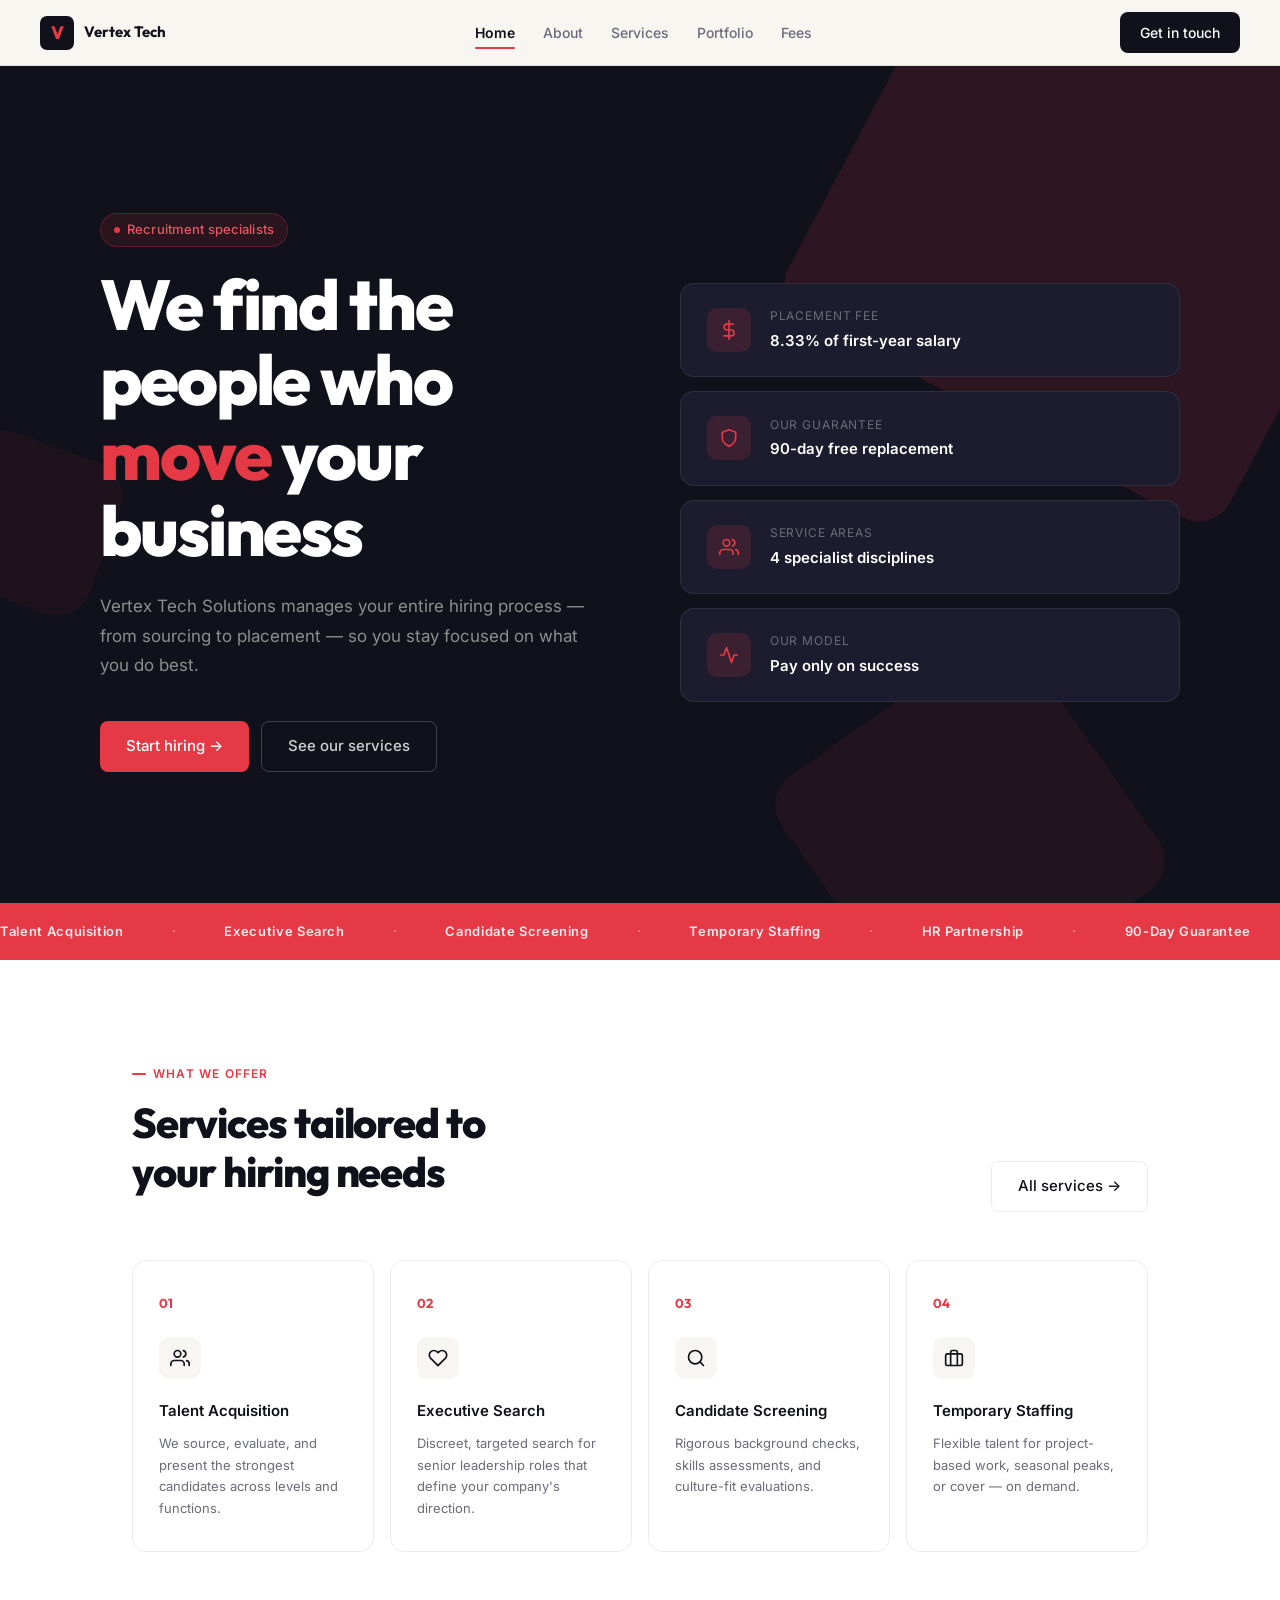
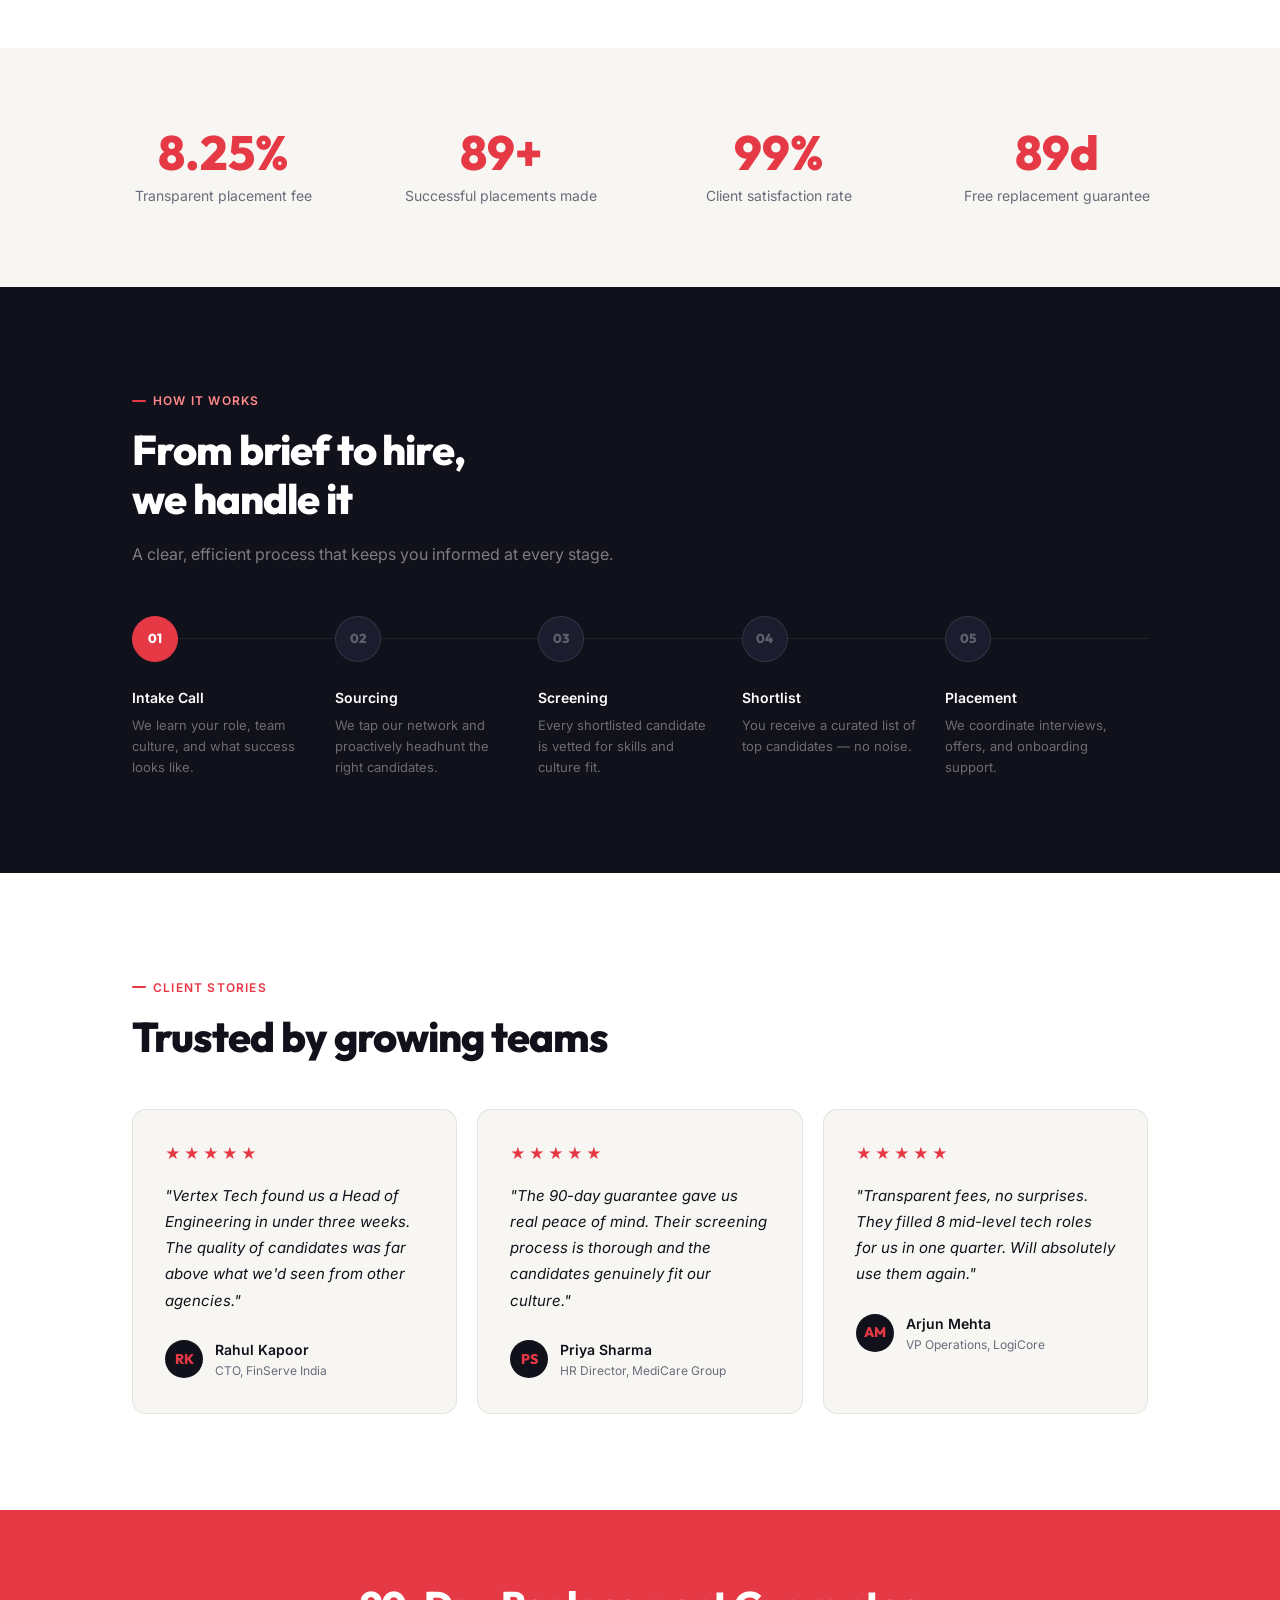
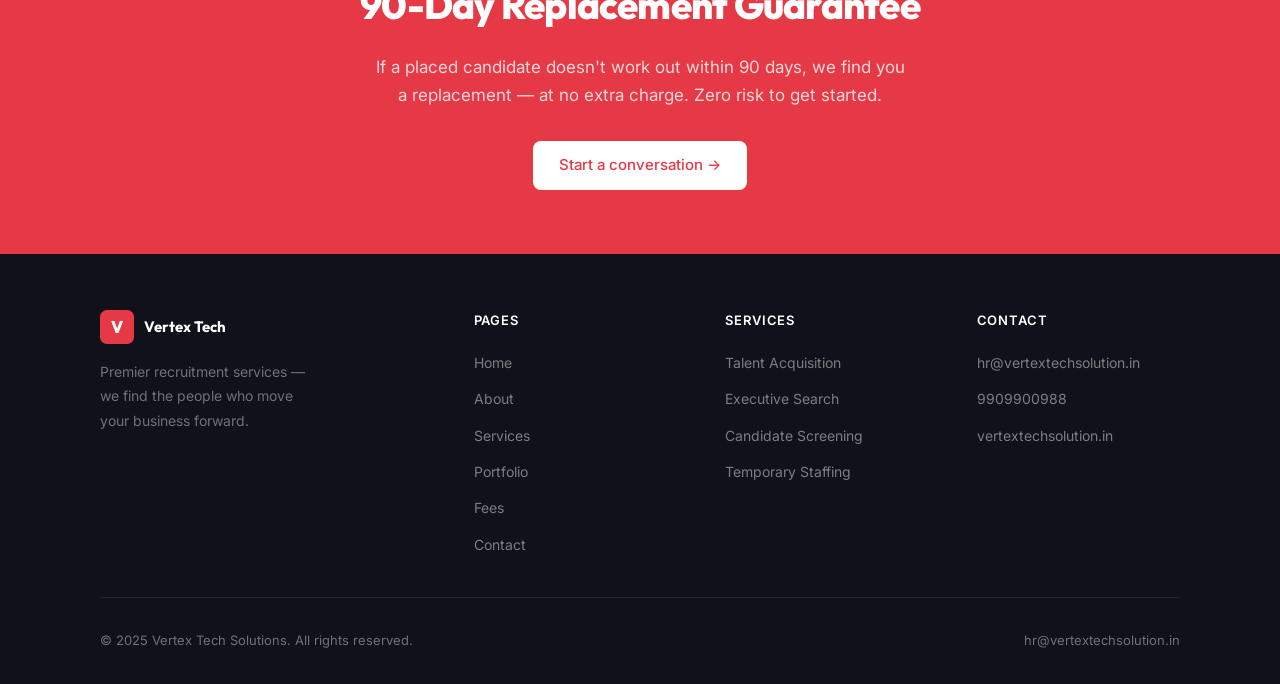
<file: index.html>
<!DOCTYPE html>
<html lang="en">
<head>
<meta charset="UTF-8" />
<meta name="viewport" content="width=device-width, initial-scale=1.0" />
<title>Vertex Tech Solutions — Recruitment Experts</title>
<meta name="description" content="Vertex Tech Solutions finds the people who move your business. Premier recruitment services with transparent fees and a 90-day guarantee." />
<link rel="stylesheet" href="shared.css" />
<style>
/* ── HOME-SPECIFIC ── */
.hero {
  min-height: 93vh;
  background: var(--dark);
  display: flex; align-items: center;
  padding: 6rem 2.5rem 5rem;
  position: relative; overflow: hidden;
}
.hero-shape { position: absolute; border-radius: 36px; background: var(--red); }
.hero-shape-1 { width: 500px; height: 500px; top: -120px; right: -80px; opacity: 0.13; transform: rotate(28deg); }
.hero-shape-2 { width: 300px; height: 300px; bottom: -80px; right: 160px; opacity: 0.08; transform: rotate(55deg); }
.hero-shape-3 { width: 160px; height: 160px; top: 45%; left: -50px; opacity: 0.06; transform: rotate(20deg); }

.hero-inner { max-width: 1080px; margin: 0 auto; position: relative; z-index: 1; display: grid; grid-template-columns: 1fr 1fr; gap: 5rem; align-items: center; }

.hero-text {}
.hero-text h1 {
  font-family: var(--font-display); font-weight: 800;
  font-size: clamp(2.8rem, 5.5vw, 4.4rem);
  color: white; line-height: 1.07; letter-spacing: -0.03em;
  margin: 1.25rem 0 1.5rem;
}
.hero-text h1 em { color: var(--red); font-style: normal; }
.hero-sub { font-size: 17px; color: rgba(255,255,255,0.52); line-height: 1.75; margin-bottom: 2.5rem; }
.hero-actions { display: flex; gap: 12px; flex-wrap: wrap; }

.hero-cards { display: flex; flex-direction: column; gap: 14px; }
.hero-card {
  background: var(--dark-2);
  border: 1px solid var(--border-dark);
  border-radius: var(--radius);
  padding: 1.4rem 1.6rem;
  display: flex; align-items: center; gap: 1.2rem;
  transition: var(--transition);
}
.hero-card:hover { background: var(--dark-3); transform: translateX(5px); }
.hero-card-icon {
  width: 44px; height: 44px; background: rgba(230,57,70,0.15);
  border-radius: 10px; display: flex; align-items: center; justify-content: center;
  flex-shrink: 0;
}
.hero-card-icon svg { width: 20px; height: 20px; stroke: var(--red); fill: none; stroke-width: 2; stroke-linecap: round; stroke-linejoin: round; }
.hero-card-label { font-size: 12px; color: rgba(255,255,255,0.35); text-transform: uppercase; letter-spacing: 0.07em; margin-bottom: 3px; }
.hero-card-value { font-size: 15px; font-weight: 600; color: white; }

/* ─── MARQUEE ─── */
.marquee-section { background: var(--red); padding: 1.1rem 0; overflow: hidden; }
.marquee-track {
  display: flex; gap: 3rem; white-space: nowrap;
  animation: marquee 22s linear infinite;
}
.marquee-track span { font-size: 13px; font-weight: 600; color: white; letter-spacing: 0.05em; opacity: 0.9; }
.marquee-track .dot { opacity: 0.4; }
@keyframes marquee { from { transform: translateX(0); } to { transform: translateX(-50%); } }

/* ─── SERVICES TEASER ─── */
.services-teaser { background: var(--white); }
.services-teaser-grid { display: grid; grid-template-columns: repeat(4, 1fr); gap: 16px; margin-top: 3rem; }
.service-tile {
  border: 1.5px solid var(--border);
  border-radius: var(--radius);
  padding: 2rem 1.6rem;
  transition: var(--transition);
  position: relative; overflow: hidden; cursor: pointer;
}
.service-tile::before {
  content: ''; position: absolute; inset: 0;
  background: var(--dark); transform: translateY(100%);
  transition: transform 0.38s cubic-bezier(0.4,0,0.2,1);
  border-radius: var(--radius);
}
.service-tile:hover { border-color: var(--dark); }
.service-tile:hover::before { transform: translateY(0); }
.service-tile:hover .st-num, .service-tile:hover h3, .service-tile:hover p { color: rgba(255,255,255,0.85); position: relative; z-index: 1; }
.service-tile:hover .st-icon-box { background: rgba(230,57,70,0.2); }
.service-tile:hover .st-icon-box svg { stroke: var(--red); }
.st-num { font-family: var(--font-display); font-size: 13px; color: var(--red); font-weight: 700; margin-bottom: 1.4rem; position: relative; z-index: 1; transition: color 0.3s; }
.st-icon-box {
  width: 42px; height: 42px; background: var(--off-white);
  border-radius: 10px; display: flex; align-items: center; justify-content: center;
  margin-bottom: 1.25rem; transition: var(--transition); position: relative; z-index: 1;
}
.st-icon-box svg { width: 20px; height: 20px; stroke: var(--dark); fill: none; stroke-width: 2; stroke-linecap: round; stroke-linejoin: round; }
.service-tile h3 { font-size: 15px; font-weight: 600; margin-bottom: 0.6rem; position: relative; z-index: 1; transition: color 0.3s; }
.service-tile p { font-size: 13px; color: var(--muted); line-height: 1.65; position: relative; z-index: 1; transition: color 0.3s; }

/* ─── STATS BAND ─── */
.stats-band { background: var(--off-white); padding: 5rem 2rem; }
.stats-band-inner { max-width: 1080px; margin: 0 auto; display: grid; grid-template-columns: repeat(4,1fr); gap: 2rem; }
.stat-block { text-align: center; }
.stat-block .num {
  font-family: var(--font-display); font-weight: 800;
  font-size: 3rem; color: var(--dark); line-height: 1;
}
.stat-block .num span { color: var(--red); }
.stat-block .lbl { font-size: 14px; color: var(--muted); margin-top: 8px; }

/* ─── PROCESS TEASER ─── */
.process-teaser { background: var(--dark); }
.process-teaser .section-heading { color: white; }
.process-teaser .section-sub { color: rgba(255,255,255,0.45); }
.process-steps { display: grid; grid-template-columns: repeat(5,1fr); gap: 0; margin-top: 3rem; position: relative; }
.process-steps::before { content: ''; position: absolute; top: 22px; left: 0; right: 0; height: 1px; background: rgba(255,255,255,0.07); }
.step { padding-right: 1.5rem; }
.step-dot {
  width: 46px; height: 46px; border-radius: 50%;
  border: 1px solid rgba(255,255,255,0.1);
  display: flex; align-items: center; justify-content: center;
  font-family: var(--font-display); font-weight: 800; font-size: 13px;
  color: rgba(255,255,255,0.3); background: var(--dark-2);
  margin-bottom: 1.5rem; position: relative; z-index: 1;
  transition: var(--transition);
}
.step.active .step-dot { background: var(--red); color: white; border-color: var(--red); }
.step h4 { font-size: 14px; font-weight: 600; color: white; margin-bottom: 0.4rem; }
.step p { font-size: 13px; color: rgba(255,255,255,0.38); line-height: 1.6; }

/* ─── GUARANTEE BAND ─── */
.guarantee-band { background: var(--red); padding: 4rem 2rem; text-align: center; }
.guarantee-band h2 { font-family: var(--font-display); font-weight: 800; font-size: clamp(1.8rem,3vw,2.4rem); color: white; margin-bottom: 1rem; letter-spacing: -0.02em; }
.guarantee-band p { font-size: 17px; color: rgba(255,255,255,0.8); max-width: 540px; margin: 0 auto 2rem; }
.guarantee-band .btn { background: white; color: var(--red); }
.guarantee-band .btn:hover { background: var(--dark); color: white; }

/* ─── TESTIMONIALS ─── */
.testimonials { background: var(--white); }
.testimonials-grid { display: grid; grid-template-columns: repeat(3,1fr); gap: 20px; margin-top: 3rem; }
.testimonial-card {
  background: var(--off-white); border: 1px solid var(--border);
  border-radius: var(--radius); padding: 2rem;
}
.testimonial-stars { display: flex; gap: 3px; margin-bottom: 1rem; }
.testimonial-stars span { color: var(--red); font-size: 15px; }
.testimonial-text { font-size: 15px; color: var(--dark); line-height: 1.75; margin-bottom: 1.5rem; font-style: italic; }
.testimonial-author { display: flex; align-items: center; gap: 12px; }
.testimonial-avatar {
  width: 38px; height: 38px; border-radius: 50%;
  background: var(--dark); display: flex; align-items: center; justify-content: center;
  font-family: var(--font-display); font-weight: 800; color: var(--red); font-size: 14px;
  flex-shrink: 0;
}
.testimonial-author-name { font-size: 14px; font-weight: 600; color: var(--dark); }
.testimonial-author-role { font-size: 12px; color: var(--muted); }

/* RESPONSIVE */
@media (max-width: 1024px) {
  .hero-inner { grid-template-columns: 1fr; gap: 3rem; }
  .hero-cards { flex-direction: row; flex-wrap: wrap; }
  .hero-card { flex: 1; min-width: 200px; }
  .services-teaser-grid { grid-template-columns: repeat(2,1fr); }
  .stats-band-inner { grid-template-columns: repeat(2,1fr); }
  .process-steps { grid-template-columns: 1fr; gap: 2rem; }
  .process-steps::before { display: none; }
  .testimonials-grid { grid-template-columns: 1fr; }
}
@media (max-width: 600px) {
  .hero { padding: 4rem 1.25rem; }
  .services-teaser-grid { grid-template-columns: 1fr; }
  .stats-band-inner { grid-template-columns: 1fr 1fr; }
  .hero-actions { flex-direction: column; }
}

/* REVEAL */
[data-reveal] { opacity: 0; transform: translateY(24px); transition: opacity 0.6s ease, transform 0.6s ease; }
[data-reveal].revealed { opacity: 1; transform: none; }
</style>
</head>
<body>

<!-- NAVBAR -->
<nav class="navbar">
  <a href="index.html" class="nav-logo">
    <div class="nav-logo-mark"><span>V</span></div>
    <span class="nav-logo-text">Vertex Tech</span>
  </a>
  <ul class="nav-links">
    <li><a href="index.html">Home</a></li>
    <li><a href="about.html">About</a></li>
    <li><a href="services.html">Services</a></li>
    <li><a href="portfolio.html">Portfolio</a></li>
    <li><a href="fees.html">Fees</a></li>
  </ul>
  <a href="contact.html" class="nav-cta">Get in touch</a>
  <div class="nav-hamburger" id="hamburger">
    <span></span><span></span><span></span>
  </div>
</nav>

<!-- HERO -->
<div class="page-wrapper">
<section class="hero">
  <div class="hero-shape hero-shape-1"></div>
  <div class="hero-shape hero-shape-2"></div>
  <div class="hero-shape hero-shape-3"></div>
  <div class="hero-inner">
    <div class="hero-text">
      <div class="badge">Recruitment specialists</div>
      <h1>We find the people who <em>move</em> your business</h1>
      <p class="hero-sub">Vertex Tech Solutions manages your entire hiring process — from sourcing to placement — so you stay focused on what you do best.</p>
      <div class="hero-actions">
        <a href="contact.html" class="btn btn-primary">Start hiring →</a>
        <a href="services.html" class="btn btn-ghost-light">See our services</a>
      </div>
    </div>
    <div class="hero-cards">
      <div class="hero-card">
        <div class="hero-card-icon">
          <svg viewBox="0 0 24 24"><line x1="12" y1="1" x2="12" y2="23"/><path d="M17 5H9.5a3.5 3.5 0 0 0 0 7h5a3.5 3.5 0 0 1 0 7H6"/></svg>
        </div>
        <div>
          <div class="hero-card-label">Placement fee</div>
          <div class="hero-card-value">8.33% of first-year salary</div>
        </div>
      </div>
      <div class="hero-card">
        <div class="hero-card-icon">
          <svg viewBox="0 0 24 24"><path d="M12 22s8-4 8-10V5l-8-3-8 3v7c0 6 8 10 8 10z"/></svg>
        </div>
        <div>
          <div class="hero-card-label">Our guarantee</div>
          <div class="hero-card-value">90-day free replacement</div>
        </div>
      </div>
      <div class="hero-card">
        <div class="hero-card-icon">
          <svg viewBox="0 0 24 24"><path d="M17 21v-2a4 4 0 0 0-4-4H5a4 4 0 0 0-4 4v2"/><circle cx="9" cy="7" r="4"/><path d="M23 21v-2a4 4 0 0 0-3-3.87"/><path d="M16 3.13a4 4 0 0 1 0 7.75"/></svg>
        </div>
        <div>
          <div class="hero-card-label">Service areas</div>
          <div class="hero-card-value">4 specialist disciplines</div>
        </div>
      </div>
      <div class="hero-card">
        <div class="hero-card-icon">
          <svg viewBox="0 0 24 24"><polyline points="22 12 18 12 15 21 9 3 6 12 2 12"/></svg>
        </div>
        <div>
          <div class="hero-card-label">Our model</div>
          <div class="hero-card-value">Pay only on success</div>
        </div>
      </div>
    </div>
  </div>
</section>

<!-- MARQUEE -->
<div class="marquee-section">
  <div class="marquee-track">
    <span>Talent Acquisition</span><span class="dot">·</span>
    <span>Executive Search</span><span class="dot">·</span>
    <span>Candidate Screening</span><span class="dot">·</span>
    <span>Temporary Staffing</span><span class="dot">·</span>
    <span>HR Partnership</span><span class="dot">·</span>
    <span>90-Day Guarantee</span><span class="dot">·</span>
    <span>Talent Acquisition</span><span class="dot">·</span>
    <span>Executive Search</span><span class="dot">·</span>
    <span>Candidate Screening</span><span class="dot">·</span>
    <span>Temporary Staffing</span><span class="dot">·</span>
    <span>HR Partnership</span><span class="dot">·</span>
    <span>90-Day Guarantee</span><span class="dot">·</span>
  </div>
</div>

<!-- SERVICES TEASER -->
<section class="section services-teaser">
  <div class="container">
    <div class="section-header-row">
      <div>
        <span class="section-tag">What we offer</span>
        <h2 class="section-heading">Services tailored to<br>your hiring needs</h2>
      </div>
      <a href="services.html" class="btn btn-outline">All services →</a>
    </div>
    <div class="services-teaser-grid">
      <div class="service-tile" data-reveal data-reveal-delay="0">
        <div class="st-num">01</div>
        <div class="st-icon-box">
          <svg viewBox="0 0 24 24"><path d="M17 21v-2a4 4 0 0 0-4-4H5a4 4 0 0 0-4 4v2"/><circle cx="9" cy="7" r="4"/><path d="M23 21v-2a4 4 0 0 0-3-3.87"/><path d="M16 3.13a4 4 0 0 1 0 7.75"/></svg>
        </div>
        <h3>Talent Acquisition</h3>
        <p>We source, evaluate, and present the strongest candidates across levels and functions.</p>
      </div>
      <div class="service-tile" data-reveal data-reveal-delay="100">
        <div class="st-num">02</div>
        <div class="st-icon-box">
          <svg viewBox="0 0 24 24"><path d="M20.84 4.61a5.5 5.5 0 0 0-7.78 0L12 5.67l-1.06-1.06a5.5 5.5 0 0 0-7.78 7.78l1.06 1.06L12 21.23l7.78-7.78 1.06-1.06a5.5 5.5 0 0 0 0-7.78z"/></svg>
        </div>
        <h3>Executive Search</h3>
        <p>Discreet, targeted search for senior leadership roles that define your company's direction.</p>
      </div>
      <div class="service-tile" data-reveal data-reveal-delay="200">
        <div class="st-num">03</div>
        <div class="st-icon-box">
          <svg viewBox="0 0 24 24"><circle cx="11" cy="11" r="8"/><line x1="21" y1="21" x2="16.65" y2="16.65"/></svg>
        </div>
        <h3>Candidate Screening</h3>
        <p>Rigorous background checks, skills assessments, and culture-fit evaluations.</p>
      </div>
      <div class="service-tile" data-reveal data-reveal-delay="300">
        <div class="st-num">04</div>
        <div class="st-icon-box">
          <svg viewBox="0 0 24 24"><rect x="2" y="7" width="20" height="14" rx="2" ry="2"/><path d="M16 21V5a2 2 0 0 0-2-2h-4a2 2 0 0 0-2 2v16"/></svg>
        </div>
        <h3>Temporary Staffing</h3>
        <p>Flexible talent for project-based work, seasonal peaks, or cover — on demand.</p>
      </div>
    </div>
  </div>
</section>

<!-- STATS BAND -->
<div class="stats-band">
  <div class="stats-band-inner">
    <div class="stat-block" data-reveal>
      <div class="num"><span data-count="8.33" data-suffix="%">0%</span></div>
      <div class="lbl">Transparent placement fee</div>
    </div>
    <div class="stat-block" data-reveal data-reveal-delay="100">
      <div class="num"><span data-count="90" data-suffix="+">0</span></div>
      <div class="lbl">Successful placements made</div>
    </div>
    <div class="stat-block" data-reveal data-reveal-delay="200">
      <div class="num"><span data-count="100" data-suffix="%">0%</span></div>
      <div class="lbl">Client satisfaction rate</div>
    </div>
    <div class="stat-block" data-reveal data-reveal-delay="300">
      <div class="num"><span data-count="90">0</span><span style="color:var(--red)">d</span></div>
      <div class="lbl">Free replacement guarantee</div>
    </div>
  </div>
</div>

<!-- PROCESS TEASER -->
<section class="section process-teaser">
  <div class="container">
    <span class="section-tag" style="color:#ff8a8a">How it works</span>
    <h2 class="section-heading">From brief to hire,<br>we handle it</h2>
    <p class="section-sub" style="color:rgba(255,255,255,0.45); margin-bottom:0">A clear, efficient process that keeps you informed at every stage.</p>
    <div class="process-steps">
      <div class="step active" data-reveal>
        <div class="step-dot">01</div>
        <h4>Intake Call</h4>
        <p>We learn your role, team culture, and what success looks like.</p>
      </div>
      <div class="step" data-reveal data-reveal-delay="120">
        <div class="step-dot">02</div>
        <h4>Sourcing</h4>
        <p>We tap our network and proactively headhunt the right candidates.</p>
      </div>
      <div class="step" data-reveal data-reveal-delay="240">
        <div class="step-dot">03</div>
        <h4>Screening</h4>
        <p>Every shortlisted candidate is vetted for skills and culture fit.</p>
      </div>
      <div class="step" data-reveal data-reveal-delay="360">
        <div class="step-dot">04</div>
        <h4>Shortlist</h4>
        <p>You receive a curated list of top candidates — no noise.</p>
      </div>
      <div class="step" data-reveal data-reveal-delay="480">
        <div class="step-dot">05</div>
        <h4>Placement</h4>
        <p>We coordinate interviews, offers, and onboarding support.</p>
      </div>
    </div>
  </div>
</section>

<!-- TESTIMONIALS -->
<section class="section testimonials">
  <div class="container">
    <span class="section-tag">Client stories</span>
    <h2 class="section-heading">Trusted by growing teams</h2>
    <div class="testimonials-grid">
      <div class="testimonial-card" data-reveal>
        <div class="testimonial-stars"><span>★</span><span>★</span><span>★</span><span>★</span><span>★</span></div>
        <p class="testimonial-text">"Vertex Tech found us a Head of Engineering in under three weeks. The quality of candidates was far above what we'd seen from other agencies."</p>
        <div class="testimonial-author">
          <div class="testimonial-avatar">RK</div>
          <div>
            <div class="testimonial-author-name">Rahul Kapoor</div>
            <div class="testimonial-author-role">CTO, FinServe India</div>
          </div>
        </div>
      </div>
      <div class="testimonial-card" data-reveal data-reveal-delay="150">
        <div class="testimonial-stars"><span>★</span><span>★</span><span>★</span><span>★</span><span>★</span></div>
        <p class="testimonial-text">"The 90-day guarantee gave us real peace of mind. Their screening process is thorough and the candidates genuinely fit our culture."</p>
        <div class="testimonial-author">
          <div class="testimonial-avatar">PS</div>
          <div>
            <div class="testimonial-author-name">Priya Sharma</div>
            <div class="testimonial-author-role">HR Director, MediCare Group</div>
          </div>
        </div>
      </div>
      <div class="testimonial-card" data-reveal data-reveal-delay="300">
        <div class="testimonial-stars"><span>★</span><span>★</span><span>★</span><span>★</span><span>★</span></div>
        <p class="testimonial-text">"Transparent fees, no surprises. They filled 8 mid-level tech roles for us in one quarter. Will absolutely use them again."</p>
        <div class="testimonial-author">
          <div class="testimonial-avatar">AM</div>
          <div>
            <div class="testimonial-author-name">Arjun Mehta</div>
            <div class="testimonial-author-role">VP Operations, LogiCore</div>
          </div>
        </div>
      </div>
    </div>
  </div>
</section>

<!-- GUARANTEE BAND -->
<div class="guarantee-band">
  <h2>90-Day Replacement Guarantee</h2>
  <p>If a placed candidate doesn't work out within 90 days, we find you a replacement — at no extra charge. Zero risk to get started.</p>
  <a href="contact.html" class="btn">Start a conversation →</a>
</div>

<!-- FOOTER -->
<footer class="footer">
  <div class="footer-grid">
    <div>
      <div class="footer-brand-logo">
        <div class="mark"><span>V</span></div>
        <div class="name">Vertex Tech</div>
      </div>
      <p class="footer-brand-desc">Premier recruitment services — we find the people who move your business forward.</p>
    </div>
    <div class="footer-col">
      <h4>Pages</h4>
      <ul>
        <li><a href="index.html">Home</a></li>
        <li><a href="about.html">About</a></li>
        <li><a href="services.html">Services</a></li>
        <li><a href="portfolio.html">Portfolio</a></li>
        <li><a href="fees.html">Fees</a></li>
        <li><a href="contact.html">Contact</a></li>
      </ul>
    </div>
    <div class="footer-col">
      <h4>Services</h4>
      <ul>
        <li><a href="services.html">Talent Acquisition</a></li>
        <li><a href="services.html">Executive Search</a></li>
        <li><a href="services.html">Candidate Screening</a></li>
        <li><a href="services.html">Temporary Staffing</a></li>
      </ul>
    </div>
    <div class="footer-col">
      <h4>Contact</h4>
      <ul>
        <li><a href="mailto:hr@vertextechsolution.in">hr@vertextechsolution.in</a></li>
        <li><a href="tel:9909900988">9909900988</a></li>
        <li><a href="http://www.vertextechsolution.in" target="_blank">vertextechsolution.in</a></li>
      </ul>
    </div>
  </div>
  <div class="footer-bottom">
    <span>© 2025 Vertex Tech Solutions. All rights reserved.</span>
    <span><a href="mailto:hr@vertextechsolution.in">hr@vertextechsolution.in</a></span>
  </div>
</footer>
</div>

<script src="shared.js"></script>
</body>
</html>
</file>
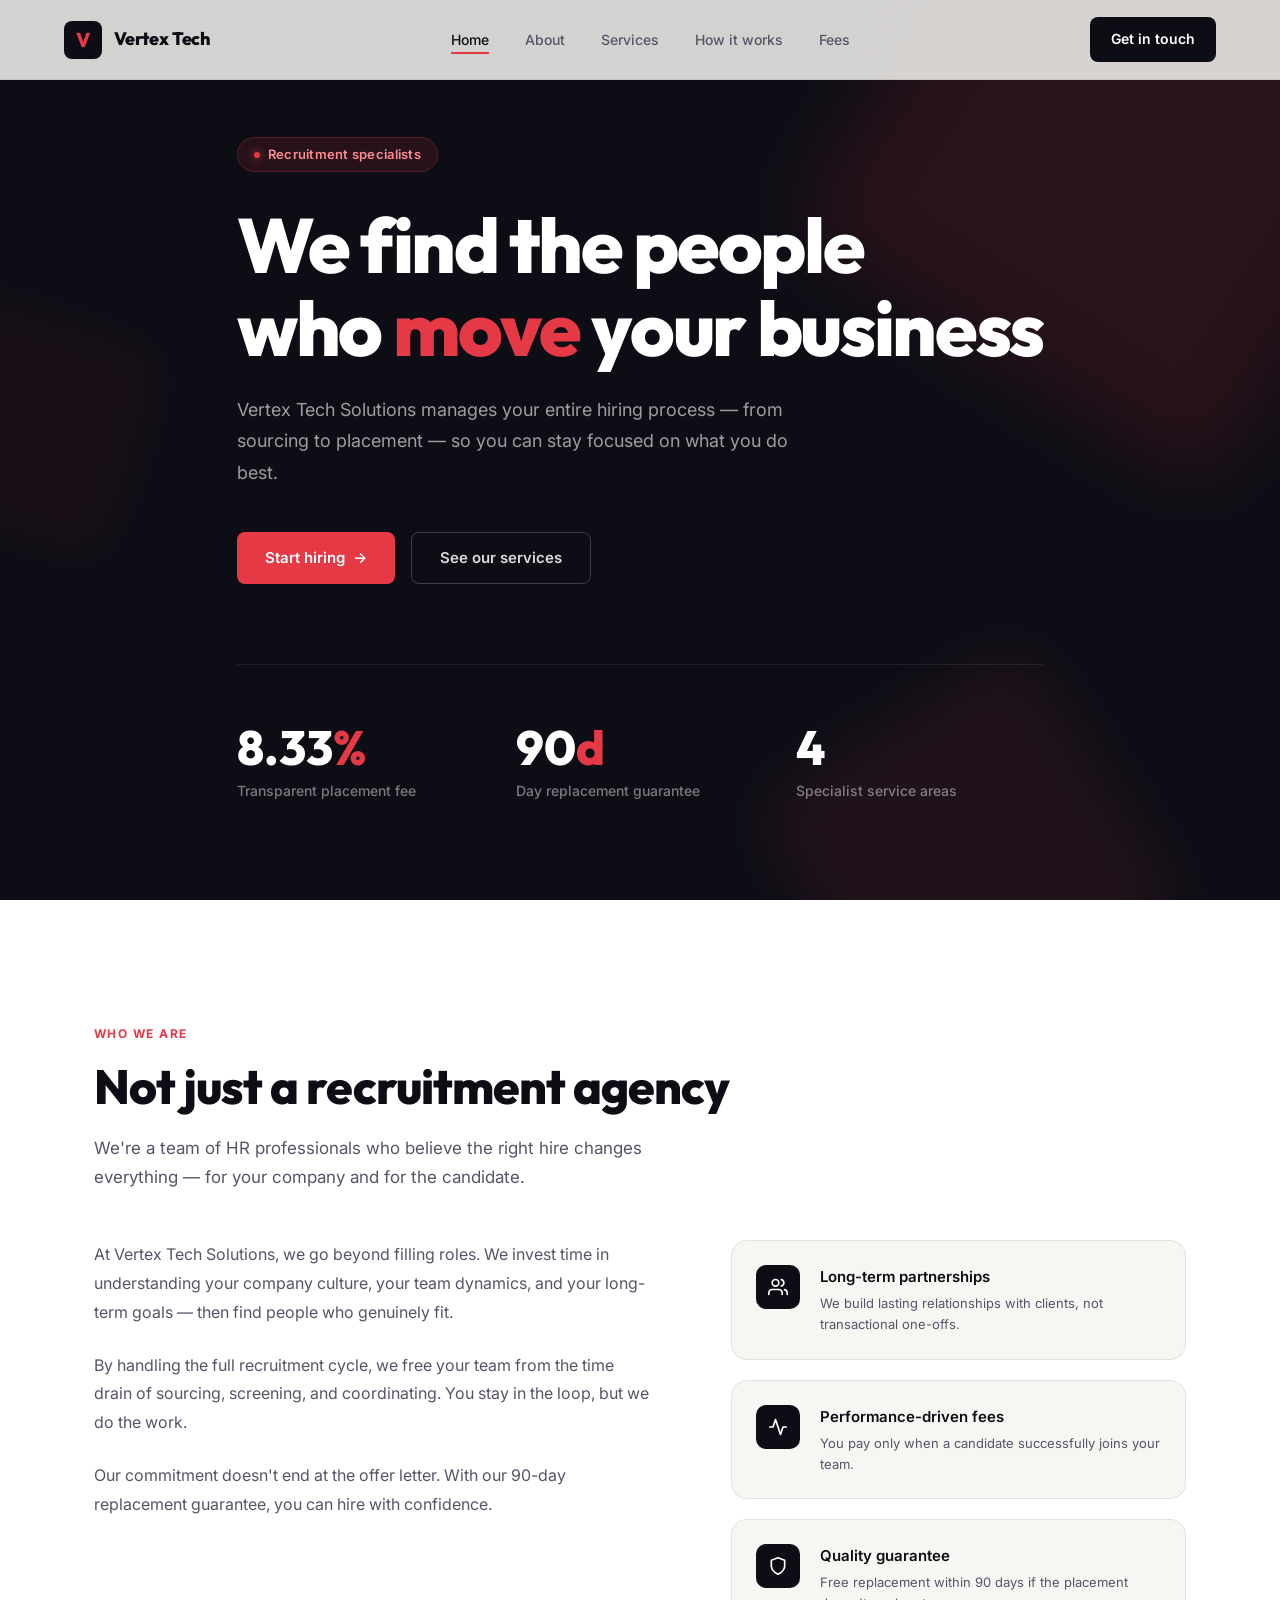
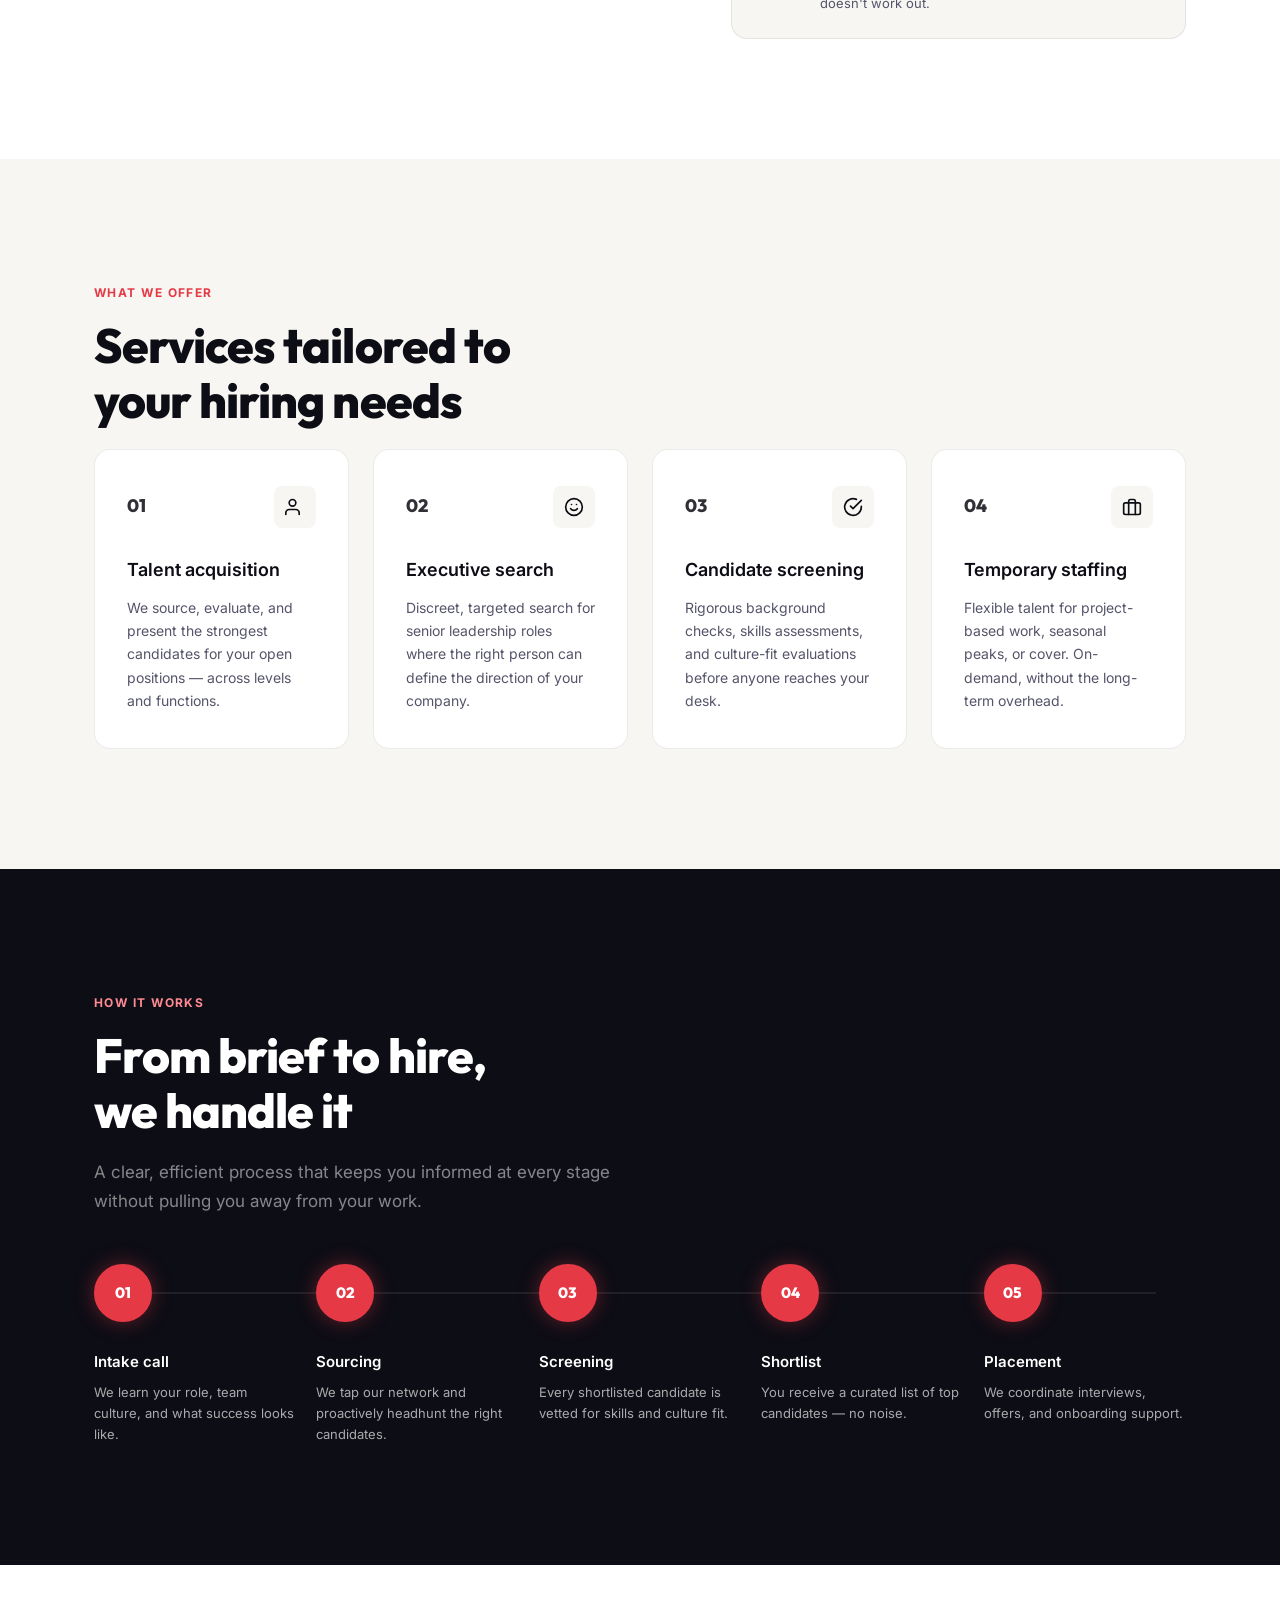
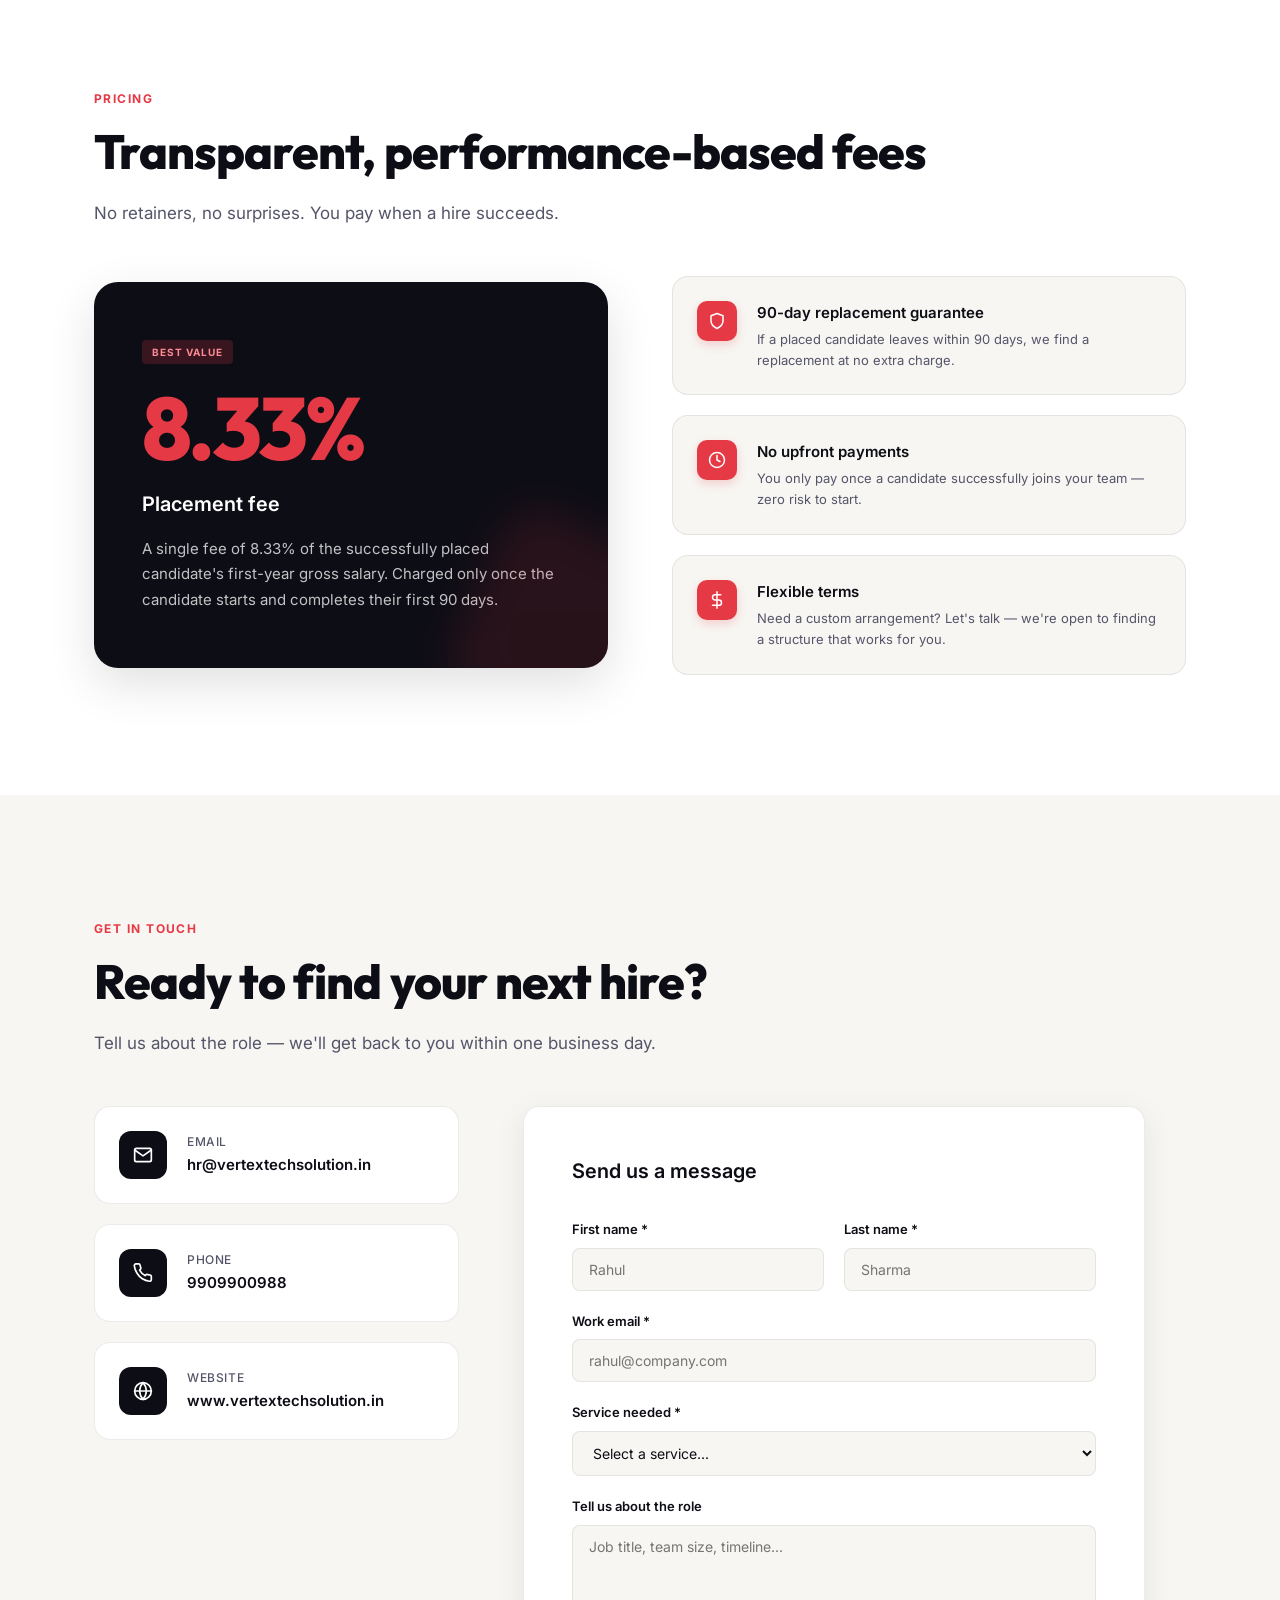
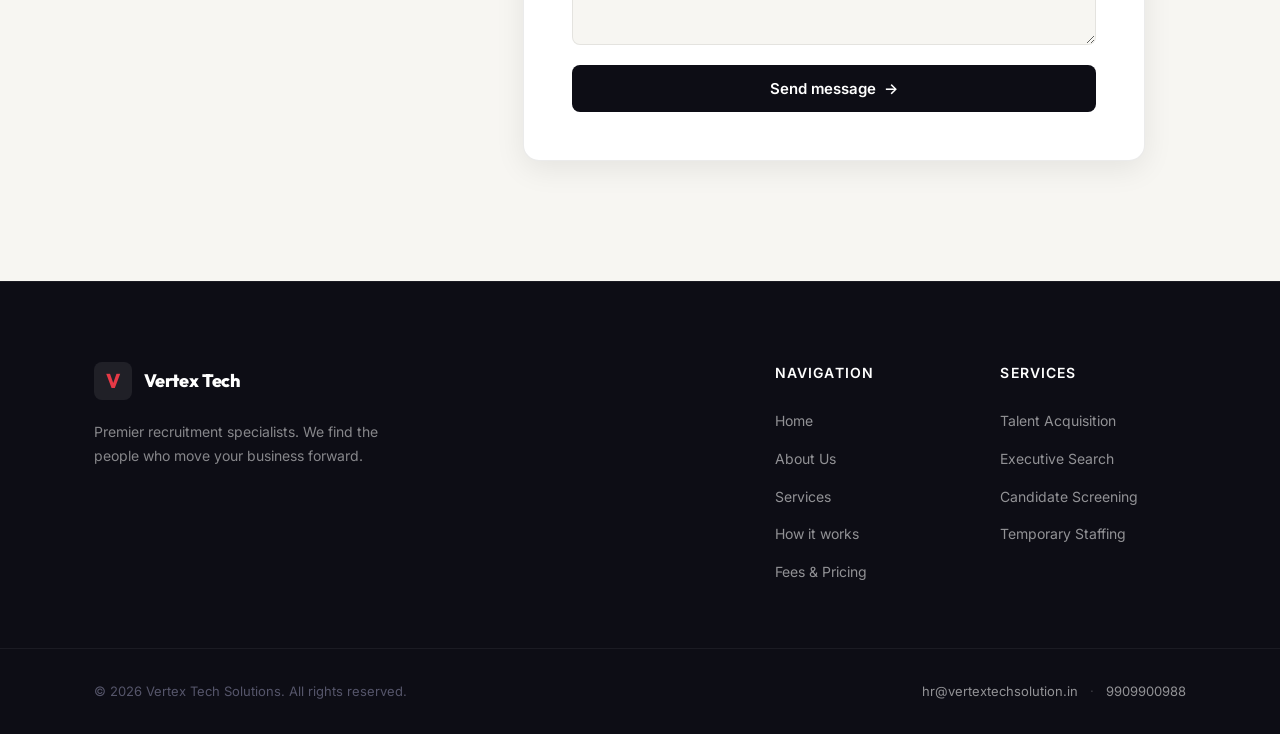
<file: vertex_tech_solutions/index.html>
<!DOCTYPE html>
<html lang="en">
<head>
  <meta charset="UTF-8" />
  <meta name="viewport" content="width=device-width, initial-scale=1.0" />
  <title>Vertex Tech Solutions — Recruitment Specialists</title>
  <meta name="description" content="Vertex Tech Solutions manages your entire hiring process — from sourcing to placement — with transparent fees and a 90-day replacement guarantee." />
  
  <!-- Google Fonts -->
  <link rel="preconnect" href="https://fonts.googleapis.com" />
  <link rel="preconnect" href="https://fonts.gstatic.com" crossorigin />
  <link href="https://fonts.googleapis.com/css2?family=Inter:wght@400;500;600;700&family=Outfit:wght@700;800&display=swap" rel="stylesheet" />
  
  <!-- CSS Stylesheet -->
  <link rel="stylesheet" href="styles.css" />
</head>
<body>

  <!-- NAV -->
  <nav class="nav-bar">
    <div class="nav-container">
      <a href="#home" class="nav-logo">
        <div class="nav-logo-mark"><span>V</span></div>
        <span class="nav-logo-text">Vertex Tech</span>
      </a>
      
      <!-- Desktop Menu -->
      <ul class="nav-links">
        <li><a href="#home" class="nav-link active">Home</a></li>
        <li><a href="#about" class="nav-link">About</a></li>
        <li><a href="#services" class="nav-link">Services</a></li>
        <li><a href="#process" class="nav-link">How it works</a></li>
        <li><a href="#fees" class="nav-link">Fees</a></li>
      </ul>
      
      <div class="nav-actions">
        <a href="#contact" class="nav-cta">Get in touch</a>
        <!-- Hamburger Button -->
        <button class="nav-hamburger" id="hamburger-toggle" aria-label="Toggle Navigation Menu">
          <span></span>
          <span></span>
          <span></span>
        </button>
      </div>
    </div>
  </nav>

  <!-- Mobile Overlay Menu -->
  <div class="mobile-menu" id="mobile-menu-overlay">
    <ul class="mobile-nav-links">
      <li><a href="#home" class="mobile-nav-link">Home</a></li>
      <li><a href="#about" class="mobile-nav-link">About</a></li>
      <li><a href="#services" class="mobile-nav-link">Services</a></li>
      <li><a href="#process" class="mobile-nav-link">How it works</a></li>
      <li><a href="#fees" class="mobile-nav-link">Fees</a></li>
      <li><a href="#contact" class="mobile-nav-link mobile-cta-link">Get in touch</a></li>
    </ul>
  </div>

  <!-- HERO -->
  <section class="hero" id="home">
    <div class="hero-shape hero-shape-1"></div>
    <div class="hero-shape hero-shape-2"></div>
    <div class="hero-shape hero-shape-3"></div>
    <div class="hero-inner container">
      <div class="hero-content">
        <div class="hero-eyebrow animate-fade-in">Recruitment specialists</div>
        <h1 class="animate-slide-up">We find the people<br>who <em>move</em> your business</h1>
        <p class="hero-sub animate-slide-up-delayed">Vertex Tech Solutions manages your entire hiring process — from sourcing to placement — so you can stay focused on what you do best.</p>
        <div class="hero-actions animate-slide-up-delayed">
          <a href="#contact" class="btn-primary">Start hiring <span class="arrow">→</span></a>
          <a href="#services" class="btn-ghost">See our services</a>
        </div>
      </div>
      
      <!-- Hero Stats grid inside Hero Section -->
      <div class="hero-stats animate-fade-in-delayed">
        <div class="hero-stat">
          <div class="num-wrapper"><span class="stat-count" data-target="8.33" data-decimals="2">0.00</span><span class="suffix">%</span></div>
          <div class="lbl">Transparent placement fee</div>
        </div>
        <div class="hero-stat">
          <div class="num-wrapper"><span class="stat-count" data-target="90" data-decimals="0">0</span><span class="suffix">d</span></div>
          <div class="lbl">Day replacement guarantee</div>
        </div>
        <div class="hero-stat">
          <div class="num-wrapper"><span class="stat-count" data-target="4" data-decimals="0">0</span></div>
          <div class="lbl">Specialist service areas</div>
        </div>
      </div>
    </div>
  </section>

  <!-- ABOUT -->
  <section id="about" class="section-reveal">
    <div class="container">
      <span class="section-tag">Who we are</span>
      <h2 class="section-heading">Not just a recruitment agency</h2>
      <p class="section-sub">We're a team of HR professionals who believe the right hire changes everything — for your company and for the candidate.</p>
      
      <div class="about-grid">
        <div class="about-text">
          <p>At Vertex Tech Solutions, we go beyond filling roles. We invest time in understanding your company culture, your team dynamics, and your long-term goals — then find people who genuinely fit.</p>
          <p>By handling the full recruitment cycle, we free your team from the time drain of sourcing, screening, and coordinating. You stay in the loop, but we do the work.</p>
          <p>Our commitment doesn't end at the offer letter. With our 90-day replacement guarantee, you can hire with confidence.</p>
        </div>
        
        <div class="about-pillars">
          <!-- Pillar 1 -->
          <div class="pillar">
            <div class="pillar-icon">
              <svg viewBox="0 0 24 24"><path d="M17 21v-2a4 4 0 0 0-4-4H5a4 4 0 0 0-4 4v2"/><circle cx="9" cy="7" r="4"/><path d="M23 21v-2a4 4 0 0 0-3-3.87"/><path d="M16 3.13a4 4 0 0 1 0 7.75"/></svg>
            </div>
            <div class="pillar-content">
              <h4>Long-term partnerships</h4>
              <p>We build lasting relationships with clients, not transactional one-offs.</p>
            </div>
          </div>
          <!-- Pillar 2 -->
          <div class="pillar">
            <div class="pillar-icon">
              <svg viewBox="0 0 24 24"><polyline points="22 12 18 12 15 21 9 3 6 12 2 12"/></svg>
            </div>
            <div class="pillar-content">
              <h4>Performance-driven fees</h4>
              <p>You pay only when a candidate successfully joins your team.</p>
            </div>
          </div>
          <!-- Pillar 3 -->
          <div class="pillar">
            <div class="pillar-icon">
              <svg viewBox="0 0 24 24"><path d="M12 22s8-4 8-10V5l-8-3-8 3v7c0 6 8 10 8 10z"/></svg>
            </div>
            <div class="pillar-content">
              <h4>Quality guarantee</h4>
              <p>Free replacement within 90 days if the placement doesn't work out.</p>
            </div>
          </div>
        </div>
      </div>
    </div>
  </section>

  <!-- SERVICES -->
  <section id="services" class="section-reveal">
    <div class="container">
      <span class="section-tag">What we offer</span>
      <h2 class="section-heading">Services tailored to<br>your hiring needs</h2>
      
      <div class="services-grid">
        <!-- Card 1 -->
        <div class="service-card">
          <div class="service-header">
            <div class="service-num">01</div>
            <div class="service-card-icon">
              <svg viewBox="0 0 24 24"><path d="M17 21v-2a4 4 0 0 0-4-4H5a4 4 0 0 0-4 4v2"/><circle cx="9" cy="7" r="4"/></svg>
            </div>
          </div>
          <h3>Talent acquisition</h3>
          <p>We source, evaluate, and present the strongest candidates for your open positions — across levels and functions.</p>
        </div>
        
        <!-- Card 2 -->
        <div class="service-card">
          <div class="service-header">
            <div class="service-num">02</div>
            <div class="service-card-icon">
              <svg viewBox="0 0 24 24"><circle cx="12" cy="12" r="10"/><path d="M8 14s1.5 2 4 2 4-2 4-2"/><line x1="9" y1="9" x2="9.01" y2="9"/><line x1="15" y1="9" x2="15.01" y2="9"/></svg>
            </div>
          </div>
          <h3>Executive search</h3>
          <p>Discreet, targeted search for senior leadership roles where the right person can define the direction of your company.</p>
        </div>
        
        <!-- Card 3 -->
        <div class="service-card">
          <div class="service-header">
            <div class="service-num">03</div>
            <div class="service-card-icon">
              <svg viewBox="0 0 24 24"><path d="M22 11.08V12a10 10 0 1 1-5.93-9.14"/><polyline points="22 4 12 14.01 9 11.01"/></svg>
            </div>
          </div>
          <h3>Candidate screening</h3>
          <p>Rigorous background checks, skills assessments, and culture-fit evaluations before anyone reaches your desk.</p>
        </div>
        
        <!-- Card 4 -->
        <div class="service-card">
          <div class="service-header">
            <div class="service-num">04</div>
            <div class="service-card-icon">
              <svg viewBox="0 0 24 24"><rect x="2" y="7" width="20" height="14" rx="2" ry="2"/><path d="M16 21V5a2 2 0 0 0-2-2h-4a2 2 0 0 0-2 2v16"/></svg>
            </div>
          </div>
          <h3>Temporary staffing</h3>
          <p>Flexible talent for project-based work, seasonal peaks, or cover. On-demand, without the long-term overhead.</p>
        </div>
      </div>
    </div>
  </section>

  <!-- PROCESS -->
  <section id="process" class="section-reveal">
    <div class="container">
      <span class="section-tag">How it works</span>
      <h2 class="section-heading">From brief to hire,<br>we handle it</h2>
      <p class="section-sub">A clear, efficient process that keeps you informed at every stage without pulling you away from your work.</p>
      
      <div class="process-steps">
        <!-- Step 1 -->
        <div class="step">
          <div class="step-dot"><span>01</span></div>
          <h4>Intake call</h4>
          <p>We learn your role, team culture, and what success looks like.</p>
        </div>
        <!-- Step 2 -->
        <div class="step">
          <div class="step-dot"><span>02</span></div>
          <h4>Sourcing</h4>
          <p>We tap our network and proactively headhunt the right candidates.</p>
        </div>
        <!-- Step 3 -->
        <div class="step">
          <div class="step-dot"><span>03</span></div>
          <h4>Screening</h4>
          <p>Every shortlisted candidate is vetted for skills and culture fit.</p>
        </div>
        <!-- Step 4 -->
        <div class="step">
          <div class="step-dot"><span>04</span></div>
          <h4>Shortlist</h4>
          <p>You receive a curated list of top candidates — no noise.</p>
        </div>
        <!-- Step 5 -->
        <div class="step">
          <div class="step-dot"><span>05</span></div>
          <h4>Placement</h4>
          <p>We coordinate interviews, offers, and onboarding support.</p>
        </div>
      </div>
    </div>
  </section>

  <!-- FEES -->
  <section id="fees" class="section-reveal">
    <div class="container">
      <span class="section-tag">Pricing</span>
      <h2 class="section-heading">Transparent, performance-based fees</h2>
      <p class="section-sub">No retainers, no surprises. You pay when a hire succeeds.</p>
      
      <div class="fee-layout">
        <div class="fee-card">
          <div class="fee-badge">Best Value</div>
          <div class="fee-big">8.33%</div>
          <h3>Placement fee</h3>
          <p>A single fee of 8.33% of the successfully placed candidate's first-year gross salary. Charged only once the candidate starts and completes their first 90 days.</p>
        </div>
        
        <div class="fee-details">
          <!-- Item 1 -->
          <div class="fee-detail-item">
            <div class="fee-detail-icon">
              <svg viewBox="0 0 24 24"><path d="M12 22s8-4 8-10V5l-8-3-8 3v7c0 6 8 10 8 10z"/></svg>
            </div>
            <div>
              <h4>90-day replacement guarantee</h4>
              <p>If a placed candidate leaves within 90 days, we find a replacement at no extra charge.</p>
            </div>
          </div>
          <!-- Item 2 -->
          <div class="fee-detail-item">
            <div class="fee-detail-icon">
              <svg viewBox="0 0 24 24"><circle cx="12" cy="12" r="10"/><polyline points="12 6 12 12 16 14"/></svg>
            </div>
            <div>
              <h4>No upfront payments</h4>
              <p>You only pay once a candidate successfully joins your team — zero risk to start.</p>
            </div>
          </div>
          <!-- Item 3 -->
          <div class="fee-detail-item">
            <div class="fee-detail-icon">
              <svg viewBox="0 0 24 24"><line x1="12" y1="1" x2="12" y2="23"/><path d="M17 5H9.5a3.5 3.5 0 0 0 0 7h5a3.5 3.5 0 0 1 0 7H6"/></svg>
            </div>
            <div>
              <h4>Flexible terms</h4>
              <p>Need a custom arrangement? Let's talk — we're open to finding a structure that works for you.</p>
            </div>
          </div>
        </div>
      </div>
    </div>
  </section>

  <!-- CONTACT -->
  <section id="contact" class="section-reveal">
    <div class="container">
      <span class="section-tag">Get in touch</span>
      <h2 class="section-heading">Ready to find your next hire?</h2>
      <p class="section-sub">Tell us about the role — we'll get back to you within one business day.</p>
      
      <div class="contact-layout">
        <div class="contact-info">
          <!-- Item 1 -->
          <a href="mailto:hr@vertextechsolution.in" class="contact-item">
            <div class="contact-item-icon">
              <svg viewBox="0 0 24 24"><path d="M4 4h16c1.1 0 2 .9 2 2v12c0 1.1-.9 2-2 2H4c-1.1 0-2-.9-2-2V6c0-1.1.9-2 2-2z"/><polyline points="22,6 12,13 2,6"/></svg>
            </div>
            <div class="contact-item-text">
              <div class="lbl">Email</div>
              <div class="val">hr@vertextechsolution.in</div>
            </div>
          </a>
          <!-- Item 2 -->
          <a href="tel:9909900988" class="contact-item">
            <div class="contact-item-icon">
              <svg viewBox="0 0 24 24"><path d="M22 16.92v3a2 2 0 0 1-2.18 2 19.79 19.79 0 0 1-8.63-3.07A19.5 19.5 0 0 1 4.69 12 19.79 19.79 0 0 1 1.61 3.38 2 2 0 0 1 3.58 1h3a2 2 0 0 1 2 1.72c.127.96.361 1.903.7 2.81a2 2 0 0 1-.45 2.11L7.91 8.54a16 16 0 0 0 6.55 6.55l.92-.92a2 2 0 0 1 2.11-.45c.907.339 1.85.573 2.81.7A2 2 0 0 1 22 16.92z"/></svg>
            </div>
            <div class="contact-item-text">
              <div class="lbl">Phone</div>
              <div class="val">9909900988</div>
            </div>
          </a>
          <!-- Item 3 -->
          <a href="https://www.vertextechsolution.in" target="_blank" rel="noopener noreferrer" class="contact-item">
            <div class="contact-item-icon">
              <svg viewBox="0 0 24 24"><circle cx="12" cy="12" r="10"/><line x1="2" y1="12" x2="22" y2="12"/><path d="M12 2a15.3 15.3 0 0 1 4 10 15.3 15.3 0 0 1-4 10 15.3 15.3 0 0 1-4-10 15.3 15.3 0 0 1 4-10z"/></svg>
            </div>
            <div class="contact-item-text">
              <div class="lbl">Website</div>
              <div class="val">www.vertextechsolution.in</div>
            </div>
          </a>
        </div>
        
        <!-- Contact Form -->
        <form class="contact-form" id="contact-form-element">
          <h3>Send us a message</h3>
          <div class="form-row">
            <div class="form-group">
              <label for="fname">First name *</label>
              <input type="text" id="fname" placeholder="Rahul" required />
            </div>
            <div class="form-group">
              <label for="lname">Last name *</label>
              <input type="text" id="lname" placeholder="Sharma" required />
            </div>
          </div>
          <div class="form-group">
            <label for="email">Work email *</label>
            <input type="email" id="email" placeholder="rahul@company.com" required />
          </div>
          <div class="form-group">
            <label for="service">Service needed *</label>
            <select id="service" required>
              <option value="" disabled selected>Select a service...</option>
              <option value="talent-acquisition">Talent acquisition</option>
              <option value="executive-search">Executive search</option>
              <option value="candidate-screening">Candidate screening</option>
              <option value="temporary-staffing">Temporary staffing</option>
            </select>
          </div>
          <div class="form-group">
            <label for="msg">Tell us about the role</label>
            <textarea id="msg" placeholder="Job title, team size, timeline..."></textarea>
          </div>
          <button class="form-submit" type="submit" id="submit-btn">
            <span class="btn-text">Send message</span>
            <span class="btn-icon">→</span>
            <span class="btn-spinner"></span>
          </button>
        </form>
      </div>
    </div>
  </section>

  <!-- FOOTER -->
  <footer class="footer">
    <div class="container footer-container">
      <div class="footer-brand">
        <a href="#home" class="nav-logo">
          <div class="nav-logo-mark"><span>V</span></div>
          <span class="nav-logo-text">Vertex Tech</span>
        </a>
        <p>Premier recruitment specialists. We find the people who move your business forward.</p>
      </div>
      
      <div class="footer-links-grid">
        <div class="footer-col">
          <h4>Navigation</h4>
          <ul>
            <li><a href="#home">Home</a></li>
            <li><a href="#about">About Us</a></li>
            <li><a href="#services">Services</a></li>
            <li><a href="#process">How it works</a></li>
            <li><a href="#fees">Fees & Pricing</a></li>
          </ul>
        </div>
        <div class="footer-col">
          <h4>Services</h4>
          <ul>
            <li><a href="#services">Talent Acquisition</a></li>
            <li><a href="#services">Executive Search</a></li>
            <li><a href="#services">Candidate Screening</a></li>
            <li><a href="#services">Temporary Staffing</a></li>
          </ul>
        </div>
      </div>
    </div>
    
    <div class="footer-bottom">
      <div class="container footer-bottom-inner">
        <p>&copy; 2026 Vertex Tech Solutions. All rights reserved.</p>
        <div class="footer-bottom-contact">
          <a href="mailto:hr@vertextechsolution.in">hr@vertextechsolution.in</a>
          <span class="separator">·</span>
          <a href="tel:9909900988">9909900988</a>
        </div>
      </div>
    </div>
  </footer>

  <!-- Toast Notification Container -->
  <div class="toast-container" id="toast-container"></div>

  <!-- JavaScript -->
  <script src="script.js"></script>
</body>
</html>
</file>
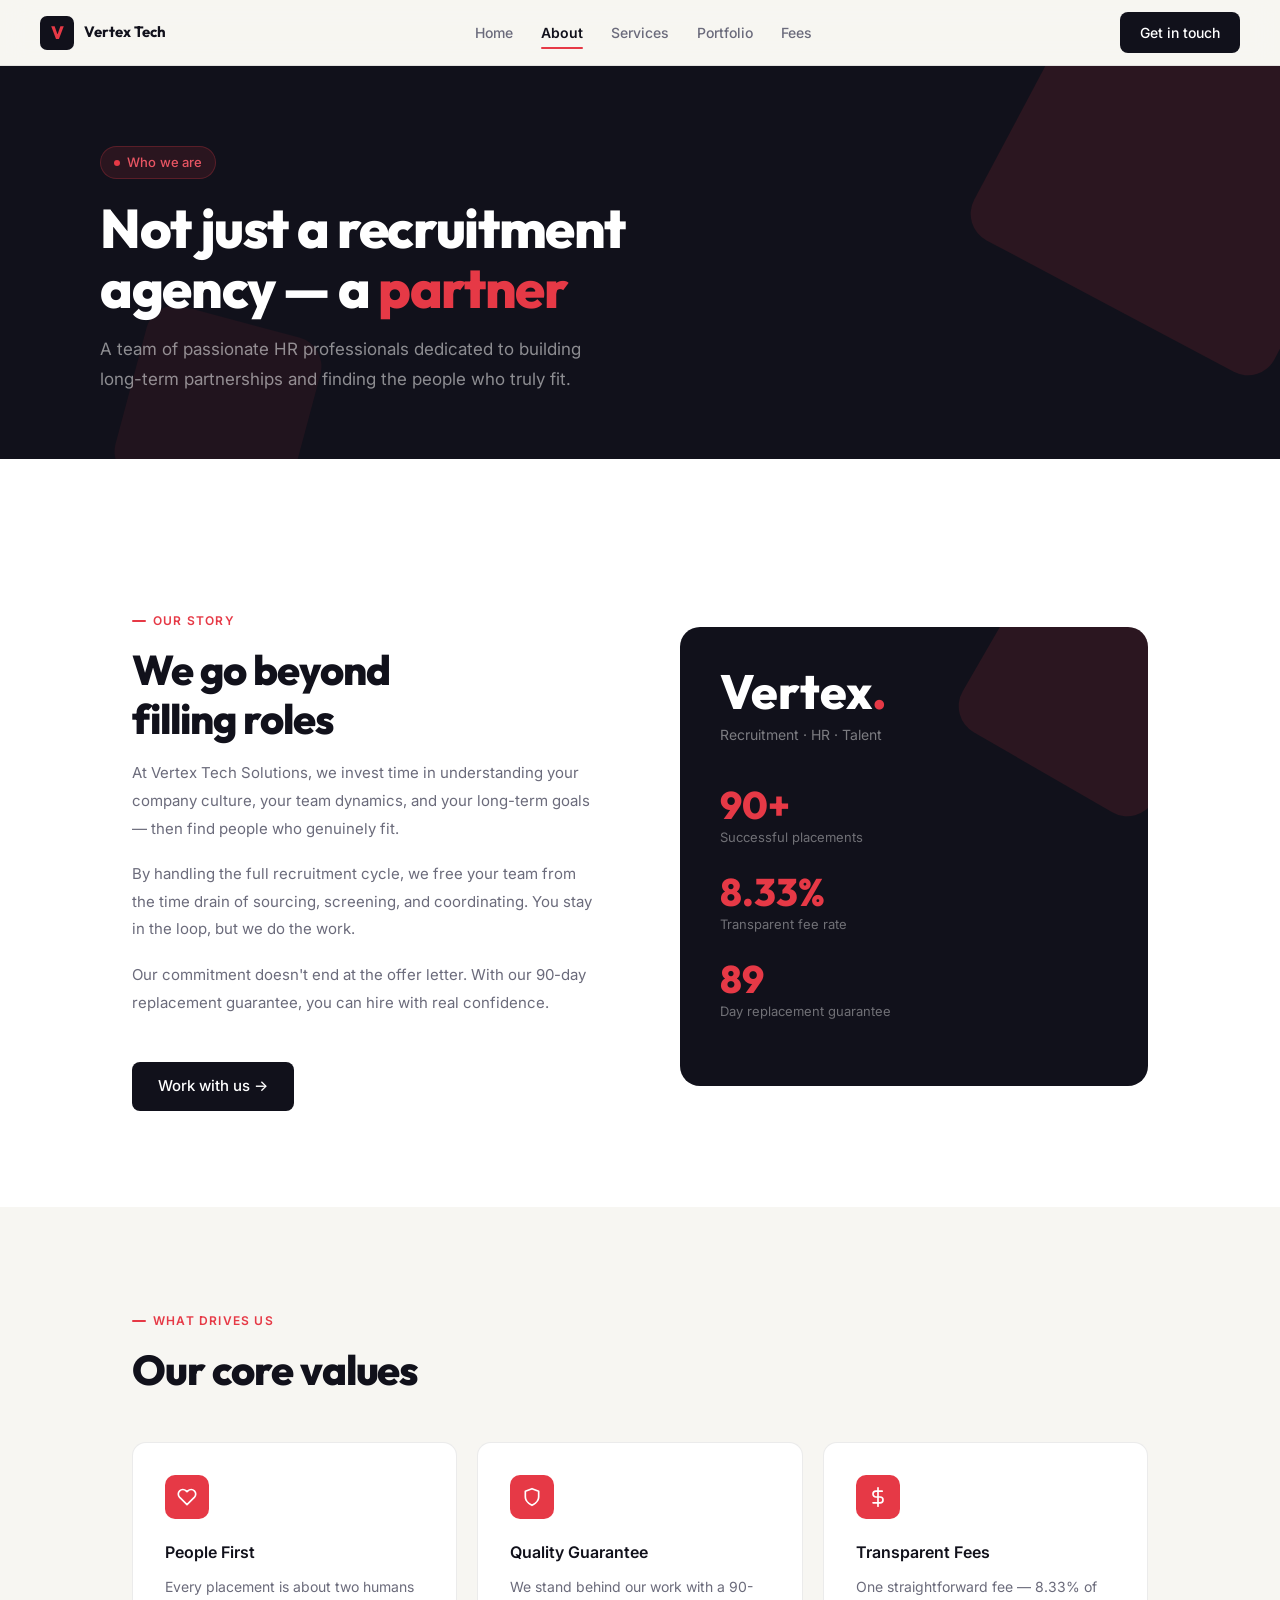
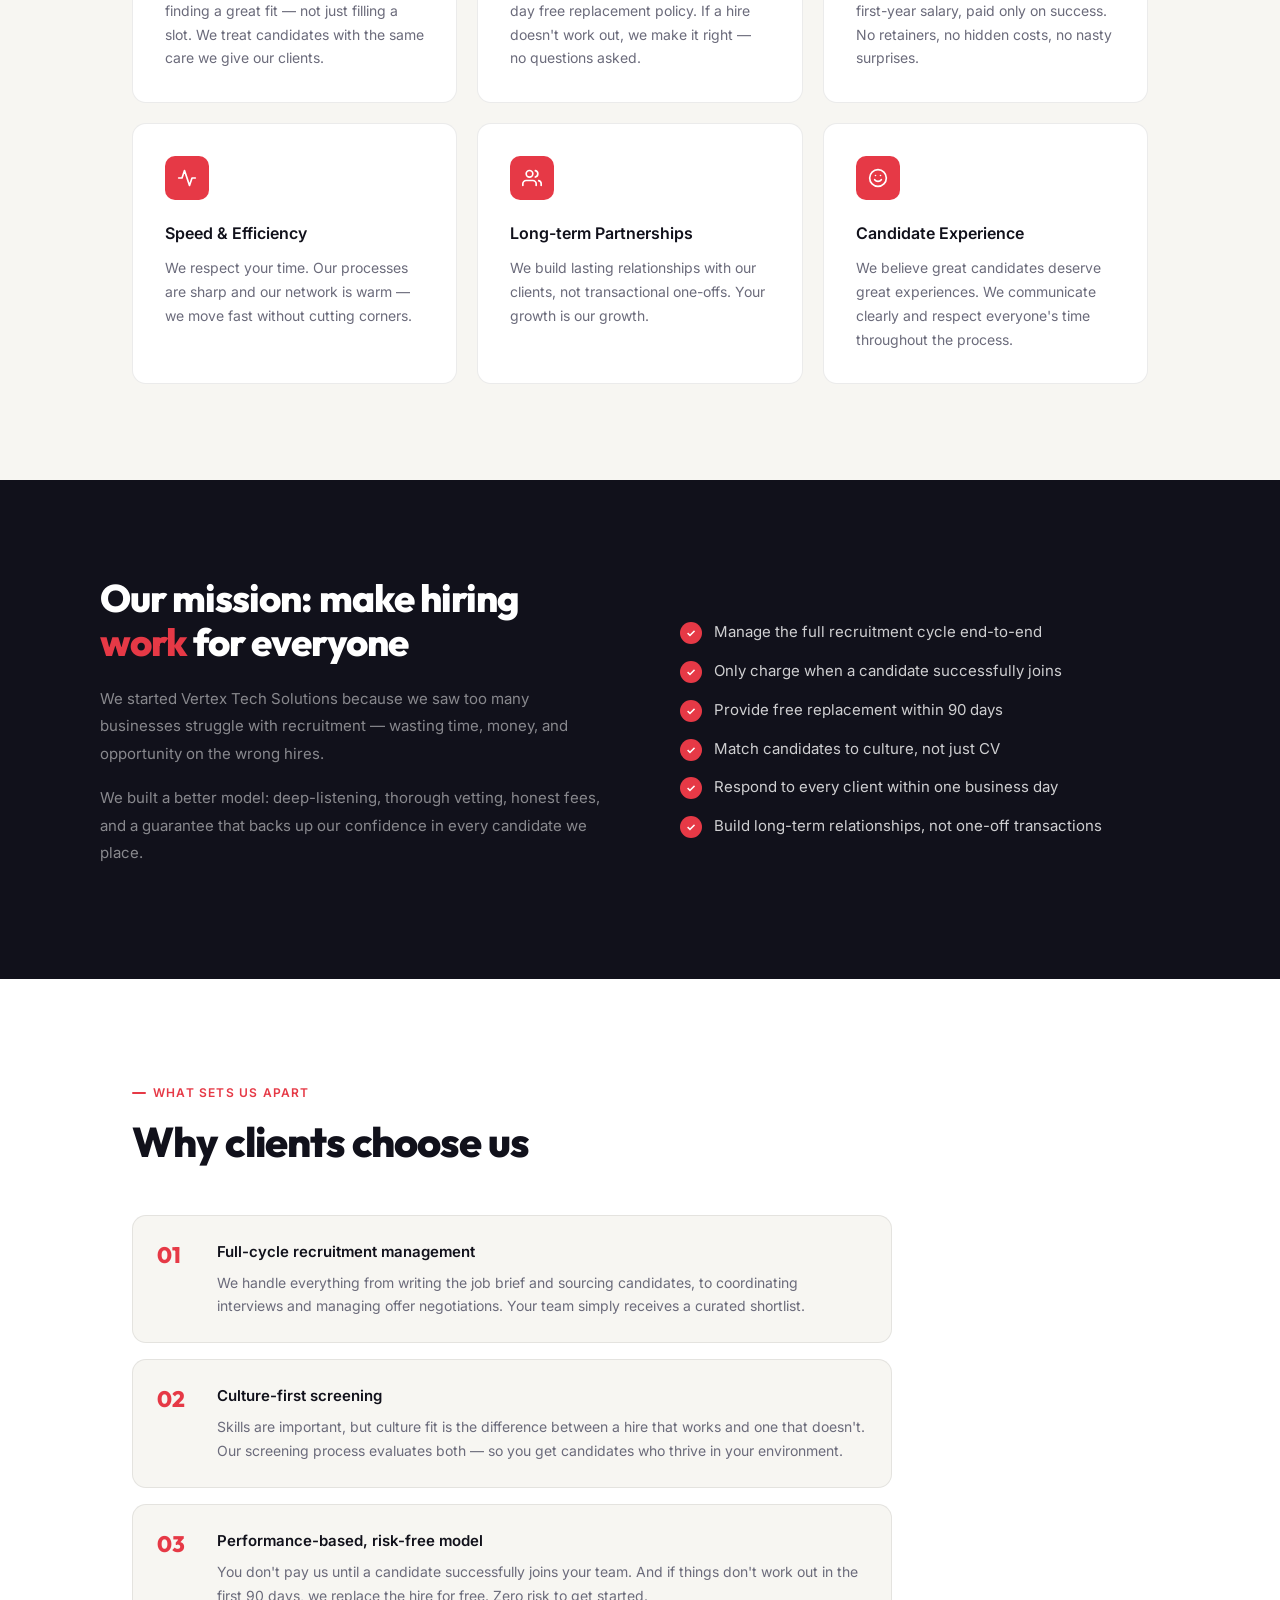
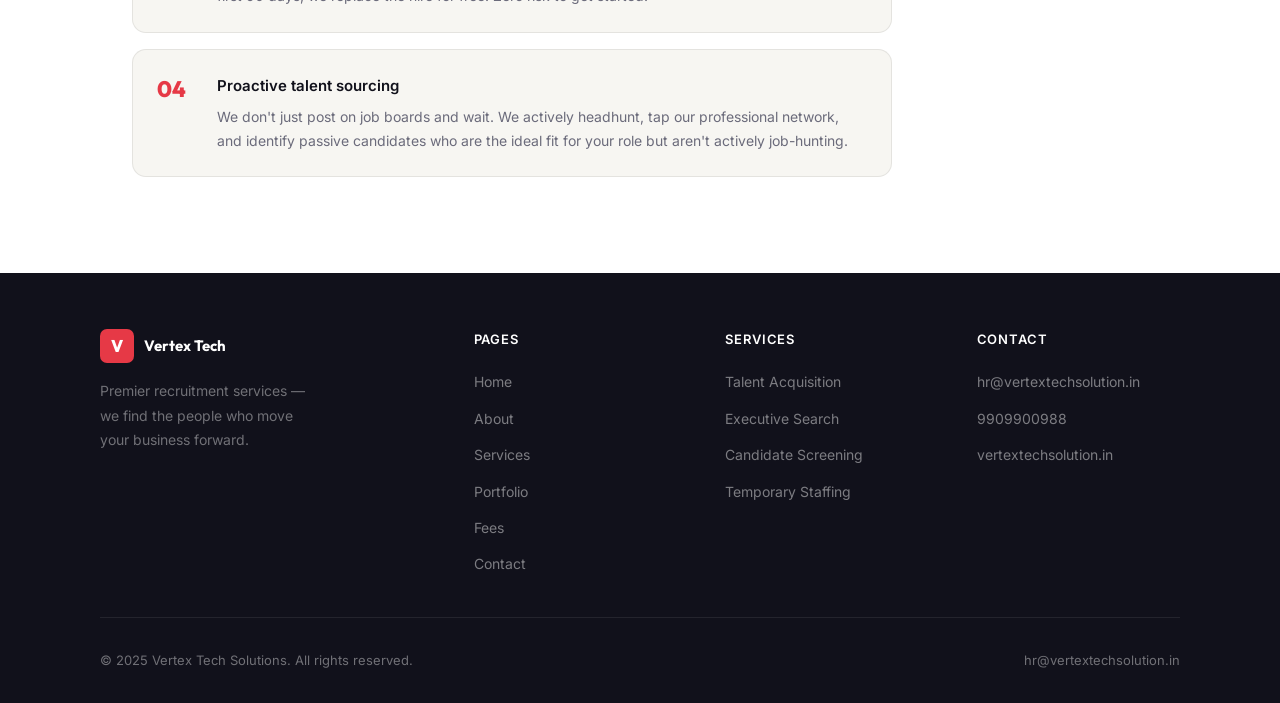
<file: about.html>
<!DOCTYPE html>
<html lang="en">
<head>
<meta charset="UTF-8" />
<meta name="viewport" content="width=device-width, initial-scale=1.0" />
<title>About Us — Vertex Tech Solutions</title>
<meta name="description" content="Learn about Vertex Tech Solutions — our mission, values, and the team of HR professionals dedicated to finding the right people for your business." />
<link rel="stylesheet" href="shared.css" />
<style>
.about-intro-grid { display: grid; grid-template-columns: 1fr 1fr; gap: 5rem; align-items: center; margin-top: 3rem; }
.about-intro-text p { font-size: 15px; color: var(--muted); line-height: 1.85; margin-bottom: 1.1rem; }
.about-intro-text p:last-child { margin-bottom: 0; }

.visual-card {
  background: var(--dark); border-radius: var(--radius-lg);
  padding: 2.5rem; position: relative; overflow: hidden;
}
.visual-card::before {
  content: ''; position: absolute;
  top: -60px; right: -60px;
  width: 220px; height: 220px;
  background: var(--red); opacity: 0.12;
  border-radius: 30px; transform: rotate(30deg);
}
.visual-card-logo {
  font-family: var(--font-display); font-weight: 800;
  font-size: 3rem; color: white; margin-bottom: 0.5rem;
  position: relative; z-index: 1; line-height: 1;
}
.visual-card-logo span { color: var(--red); }
.visual-card-tagline { font-size: 14px; color: rgba(255,255,255,0.45); margin-bottom: 2.5rem; position: relative; z-index: 1; }
.vc-stat { margin-bottom: 1.5rem; position: relative; z-index: 1; }
.vc-stat .num { font-family: var(--font-display); font-weight: 800; font-size: 2.4rem; color: var(--red); line-height: 1; }
.vc-stat .lbl { font-size: 13px; color: rgba(255,255,255,0.4); margin-top: 3px; }

/* VALUES */
.values-section { background: var(--off-white); }
.values-grid { display: grid; grid-template-columns: repeat(3,1fr); gap: 20px; margin-top: 3rem; }
.value-card {
  background: var(--white); border: 1px solid var(--border);
  border-radius: var(--radius); padding: 2rem;
  transition: var(--transition);
}
.value-card:hover { box-shadow: var(--shadow-lg); transform: translateY(-3px); }
.value-card .icon-box { margin-bottom: 1.25rem; }
.value-card h3 { font-size: 16px; font-weight: 600; margin-bottom: 0.6rem; }
.value-card p { font-size: 14px; color: var(--muted); line-height: 1.7; }

/* PILLARS */
.pillars-section { background: var(--white); }
.pillars-list { display: flex; flex-direction: column; gap: 16px; margin-top: 3rem; max-width: 760px; }
.pillar-item {
  display: flex; gap: 1.5rem; align-items: flex-start;
  padding: 1.5rem; background: var(--off-white);
  border: 1px solid var(--border); border-radius: var(--radius);
  transition: var(--transition);
}
.pillar-item:hover { border-color: var(--red); box-shadow: 0 4px 20px rgba(230,57,70,0.08); }
.pillar-num {
  font-family: var(--font-display); font-weight: 800; font-size: 1.4rem;
  color: var(--red); flex-shrink: 0; width: 36px; line-height: 1; margin-top: 4px;
}
.pillar-item h4 { font-size: 15px; font-weight: 600; margin-bottom: 0.4rem; }
.pillar-item p { font-size: 14px; color: var(--muted); line-height: 1.7; }

/* DARK MISSION */
.mission-band { background: var(--dark); padding: 6rem 2rem; }
.mission-band-inner { max-width: 1080px; margin: 0 auto; display: grid; grid-template-columns: 1fr 1fr; gap: 5rem; align-items: center; }
.mission-band h2 { font-family: var(--font-display); font-weight: 800; font-size: clamp(1.8rem,3vw,2.6rem); color: white; letter-spacing: -0.025em; line-height: 1.15; margin-bottom: 1.25rem; }
.mission-band h2 em { color: var(--red); font-style: normal; }
.mission-band p { font-size: 15px; color: rgba(255,255,255,0.5); line-height: 1.85; margin-bottom: 1rem; }
.mission-checklist { list-style: none; display: flex; flex-direction: column; gap: 14px; }
.mission-checklist li {
  display: flex; align-items: flex-start; gap: 12px;
  font-size: 15px; color: rgba(255,255,255,0.8);
}
.mission-checklist li::before {
  content: '✓'; flex-shrink: 0;
  width: 22px; height: 22px; background: var(--red);
  border-radius: 50%; display: flex; align-items: center; justify-content: center;
  font-size: 11px; font-weight: 700; color: white; margin-top: 2px;
}

@media (max-width: 900px) {
  .about-intro-grid, .mission-band-inner { grid-template-columns: 1fr; gap: 2.5rem; }
  .values-grid { grid-template-columns: 1fr 1fr; }
}
@media (max-width: 580px) {
  .values-grid { grid-template-columns: 1fr; }
}

[data-reveal] { opacity: 0; transform: translateY(24px); transition: opacity 0.6s ease, transform 0.6s ease; }
[data-reveal].revealed { opacity: 1; transform: none; }
</style>
</head>
<body>

<nav class="navbar">
  <a href="index.html" class="nav-logo">
    <div class="nav-logo-mark"><span>V</span></div>
    <span class="nav-logo-text">Vertex Tech</span>
  </a>
  <ul class="nav-links">
    <li><a href="index.html">Home</a></li>
    <li><a href="about.html">About</a></li>
    <li><a href="services.html">Services</a></li>
    <li><a href="portfolio.html">Portfolio</a></li>
    <li><a href="fees.html">Fees</a></li>
  </ul>
  <a href="contact.html" class="nav-cta">Get in touch</a>
  <div class="nav-hamburger" id="hamburger"><span></span><span></span><span></span></div>
</nav>

<div class="page-wrapper">

<!-- PAGE HERO -->
<div class="page-hero">
  <div class="page-hero-shape" style="width:340px;height:340px;top:-80px;right:-80px;transform:rotate(28deg);"></div>
  <div class="page-hero-shape" style="width:180px;height:180px;bottom:-40px;left:10%;transform:rotate(15deg);opacity:0.07;"></div>
  <div class="page-hero-inner">
    <div class="badge" style="margin-bottom:1.25rem">Who we are</div>
    <h1>Not just a recruitment<br>agency — a <em>partner</em></h1>
    <p>A team of passionate HR professionals dedicated to building long-term partnerships and finding the people who truly fit.</p>
  </div>
</div>

<!-- ABOUT INTRO -->
<section class="section" style="background:var(--white)">
  <div class="container">
    <div class="about-intro-grid">
      <div class="about-intro-text" data-reveal>
        <span class="section-tag">Our story</span>
        <h2 class="section-heading">We go beyond<br>filling roles</h2>
        <p>At Vertex Tech Solutions, we invest time in understanding your company culture, your team dynamics, and your long-term goals — then find people who genuinely fit.</p>
        <p>By handling the full recruitment cycle, we free your team from the time drain of sourcing, screening, and coordinating. You stay in the loop, but we do the work.</p>
        <p>Our commitment doesn't end at the offer letter. With our 90-day replacement guarantee, you can hire with real confidence.</p>
        <a href="contact.html" class="btn btn-dark" style="margin-top:1.75rem">Work with us →</a>
      </div>
      <div class="visual-card" data-reveal data-reveal-delay="150">
        <div class="visual-card-logo">Vertex<span>.</span></div>
        <div class="visual-card-tagline">Recruitment · HR · Talent</div>
        <div class="vc-stat">
          <div class="num" data-count="90" data-suffix="+">0+</div>
          <div class="lbl">Successful placements</div>
        </div>
        <div class="vc-stat">
          <div class="num" data-count="8.33" data-suffix="%">0%</div>
          <div class="lbl">Transparent fee rate</div>
        </div>
        <div class="vc-stat">
          <div class="num" data-count="90">0</div>
          <div class="lbl">Day replacement guarantee</div>
        </div>
      </div>
    </div>
  </div>
</section>

<!-- VALUES -->
<section class="section values-section">
  <div class="container">
    <span class="section-tag">What drives us</span>
    <h2 class="section-heading">Our core values</h2>
    <div class="values-grid">
      <div class="value-card" data-reveal>
        <div class="icon-box icon-box-red"><svg viewBox="0 0 24 24"><path d="M20.84 4.61a5.5 5.5 0 0 0-7.78 0L12 5.67l-1.06-1.06a5.5 5.5 0 0 0-7.78 7.78l1.06 1.06L12 21.23l7.78-7.78 1.06-1.06a5.5 5.5 0 0 0 0-7.78z"/></svg></div>
        <h3>People First</h3>
        <p>Every placement is about two humans finding a great fit — not just filling a slot. We treat candidates with the same care we give our clients.</p>
      </div>
      <div class="value-card" data-reveal data-reveal-delay="100">
        <div class="icon-box icon-box-red"><svg viewBox="0 0 24 24"><path d="M12 22s8-4 8-10V5l-8-3-8 3v7c0 6 8 10 8 10z"/></svg></div>
        <h3>Quality Guarantee</h3>
        <p>We stand behind our work with a 90-day free replacement policy. If a hire doesn't work out, we make it right — no questions asked.</p>
      </div>
      <div class="value-card" data-reveal data-reveal-delay="200">
        <div class="icon-box icon-box-red"><svg viewBox="0 0 24 24"><line x1="12" y1="1" x2="12" y2="23"/><path d="M17 5H9.5a3.5 3.5 0 0 0 0 7h5a3.5 3.5 0 0 1 0 7H6"/></svg></div>
        <h3>Transparent Fees</h3>
        <p>One straightforward fee — 8.33% of first-year salary, paid only on success. No retainers, no hidden costs, no nasty surprises.</p>
      </div>
      <div class="value-card" data-reveal data-reveal-delay="100">
        <div class="icon-box icon-box-red"><svg viewBox="0 0 24 24"><polyline points="22 12 18 12 15 21 9 3 6 12 2 12"/></svg></div>
        <h3>Speed & Efficiency</h3>
        <p>We respect your time. Our processes are sharp and our network is warm — we move fast without cutting corners.</p>
      </div>
      <div class="value-card" data-reveal data-reveal-delay="200">
        <div class="icon-box icon-box-red"><svg viewBox="0 0 24 24"><path d="M17 21v-2a4 4 0 0 0-4-4H5a4 4 0 0 0-4 4v2"/><circle cx="9" cy="7" r="4"/><path d="M23 21v-2a4 4 0 0 0-3-3.87"/><path d="M16 3.13a4 4 0 0 1 0 7.75"/></svg></div>
        <h3>Long-term Partnerships</h3>
        <p>We build lasting relationships with our clients, not transactional one-offs. Your growth is our growth.</p>
      </div>
      <div class="value-card" data-reveal data-reveal-delay="300">
        <div class="icon-box icon-box-red"><svg viewBox="0 0 24 24"><circle cx="12" cy="12" r="10"/><path d="M8 14s1.5 2 4 2 4-2 4-2"/><line x1="9" y1="9" x2="9.01" y2="9"/><line x1="15" y1="9" x2="15.01" y2="9"/></svg></div>
        <h3>Candidate Experience</h3>
        <p>We believe great candidates deserve great experiences. We communicate clearly and respect everyone's time throughout the process.</p>
      </div>
    </div>
  </div>
</section>

<!-- MISSION BAND -->
<div class="mission-band">
  <div class="mission-band-inner">
    <div data-reveal>
      <h2>Our mission: make hiring <em>work</em> for everyone</h2>
      <p>We started Vertex Tech Solutions because we saw too many businesses struggle with recruitment — wasting time, money, and opportunity on the wrong hires.</p>
      <p>We built a better model: deep-listening, thorough vetting, honest fees, and a guarantee that backs up our confidence in every candidate we place.</p>
    </div>
    <div data-reveal data-reveal-delay="200">
      <ul class="mission-checklist">
        <li>Manage the full recruitment cycle end-to-end</li>
        <li>Only charge when a candidate successfully joins</li>
        <li>Provide free replacement within 90 days</li>
        <li>Match candidates to culture, not just CV</li>
        <li>Respond to every client within one business day</li>
        <li>Build long-term relationships, not one-off transactions</li>
      </ul>
    </div>
  </div>
</div>

<!-- PILLARS -->
<section class="section pillars-section">
  <div class="container">
    <span class="section-tag">What sets us apart</span>
    <h2 class="section-heading">Why clients choose us</h2>
    <div class="pillars-list">
      <div class="pillar-item" data-reveal>
        <div class="pillar-num">01</div>
        <div>
          <h4>Full-cycle recruitment management</h4>
          <p>We handle everything from writing the job brief and sourcing candidates, to coordinating interviews and managing offer negotiations. Your team simply receives a curated shortlist.</p>
        </div>
      </div>
      <div class="pillar-item" data-reveal data-reveal-delay="100">
        <div class="pillar-num">02</div>
        <div>
          <h4>Culture-first screening</h4>
          <p>Skills are important, but culture fit is the difference between a hire that works and one that doesn't. Our screening process evaluates both — so you get candidates who thrive in your environment.</p>
        </div>
      </div>
      <div class="pillar-item" data-reveal data-reveal-delay="200">
        <div class="pillar-num">03</div>
        <div>
          <h4>Performance-based, risk-free model</h4>
          <p>You don't pay us until a candidate successfully joins your team. And if things don't work out in the first 90 days, we replace the hire for free. Zero risk to get started.</p>
        </div>
      </div>
      <div class="pillar-item" data-reveal data-reveal-delay="300">
        <div class="pillar-num">04</div>
        <div>
          <h4>Proactive talent sourcing</h4>
          <p>We don't just post on job boards and wait. We actively headhunt, tap our professional network, and identify passive candidates who are the ideal fit for your role but aren't actively job-hunting.</p>
        </div>
      </div>
    </div>
  </div>
</section>

<!-- FOOTER -->
<footer class="footer">
  <div class="footer-grid">
    <div>
      <div class="footer-brand-logo">
        <div class="mark"><span>V</span></div>
        <div class="name">Vertex Tech</div>
      </div>
      <p class="footer-brand-desc">Premier recruitment services — we find the people who move your business forward.</p>
    </div>
    <div class="footer-col">
      <h4>Pages</h4>
      <ul>
        <li><a href="index.html">Home</a></li>
        <li><a href="about.html">About</a></li>
        <li><a href="services.html">Services</a></li>
        <li><a href="portfolio.html">Portfolio</a></li>
        <li><a href="fees.html">Fees</a></li>
        <li><a href="contact.html">Contact</a></li>
      </ul>
    </div>
    <div class="footer-col">
      <h4>Services</h4>
      <ul>
        <li><a href="services.html">Talent Acquisition</a></li>
        <li><a href="services.html">Executive Search</a></li>
        <li><a href="services.html">Candidate Screening</a></li>
        <li><a href="services.html">Temporary Staffing</a></li>
      </ul>
    </div>
    <div class="footer-col">
      <h4>Contact</h4>
      <ul>
        <li><a href="mailto:hr@vertextechsolution.in">hr@vertextechsolution.in</a></li>
        <li><a href="tel:9909900988">9909900988</a></li>
        <li><a href="http://www.vertextechsolution.in" target="_blank">vertextechsolution.in</a></li>
      </ul>
    </div>
  </div>
  <div class="footer-bottom">
    <span>© 2025 Vertex Tech Solutions. All rights reserved.</span>
    <a href="mailto:hr@vertextechsolution.in">hr@vertextechsolution.in</a>
  </div>
</footer>
</div>

<script src="shared.js"></script>
</body>
</html>
</file>
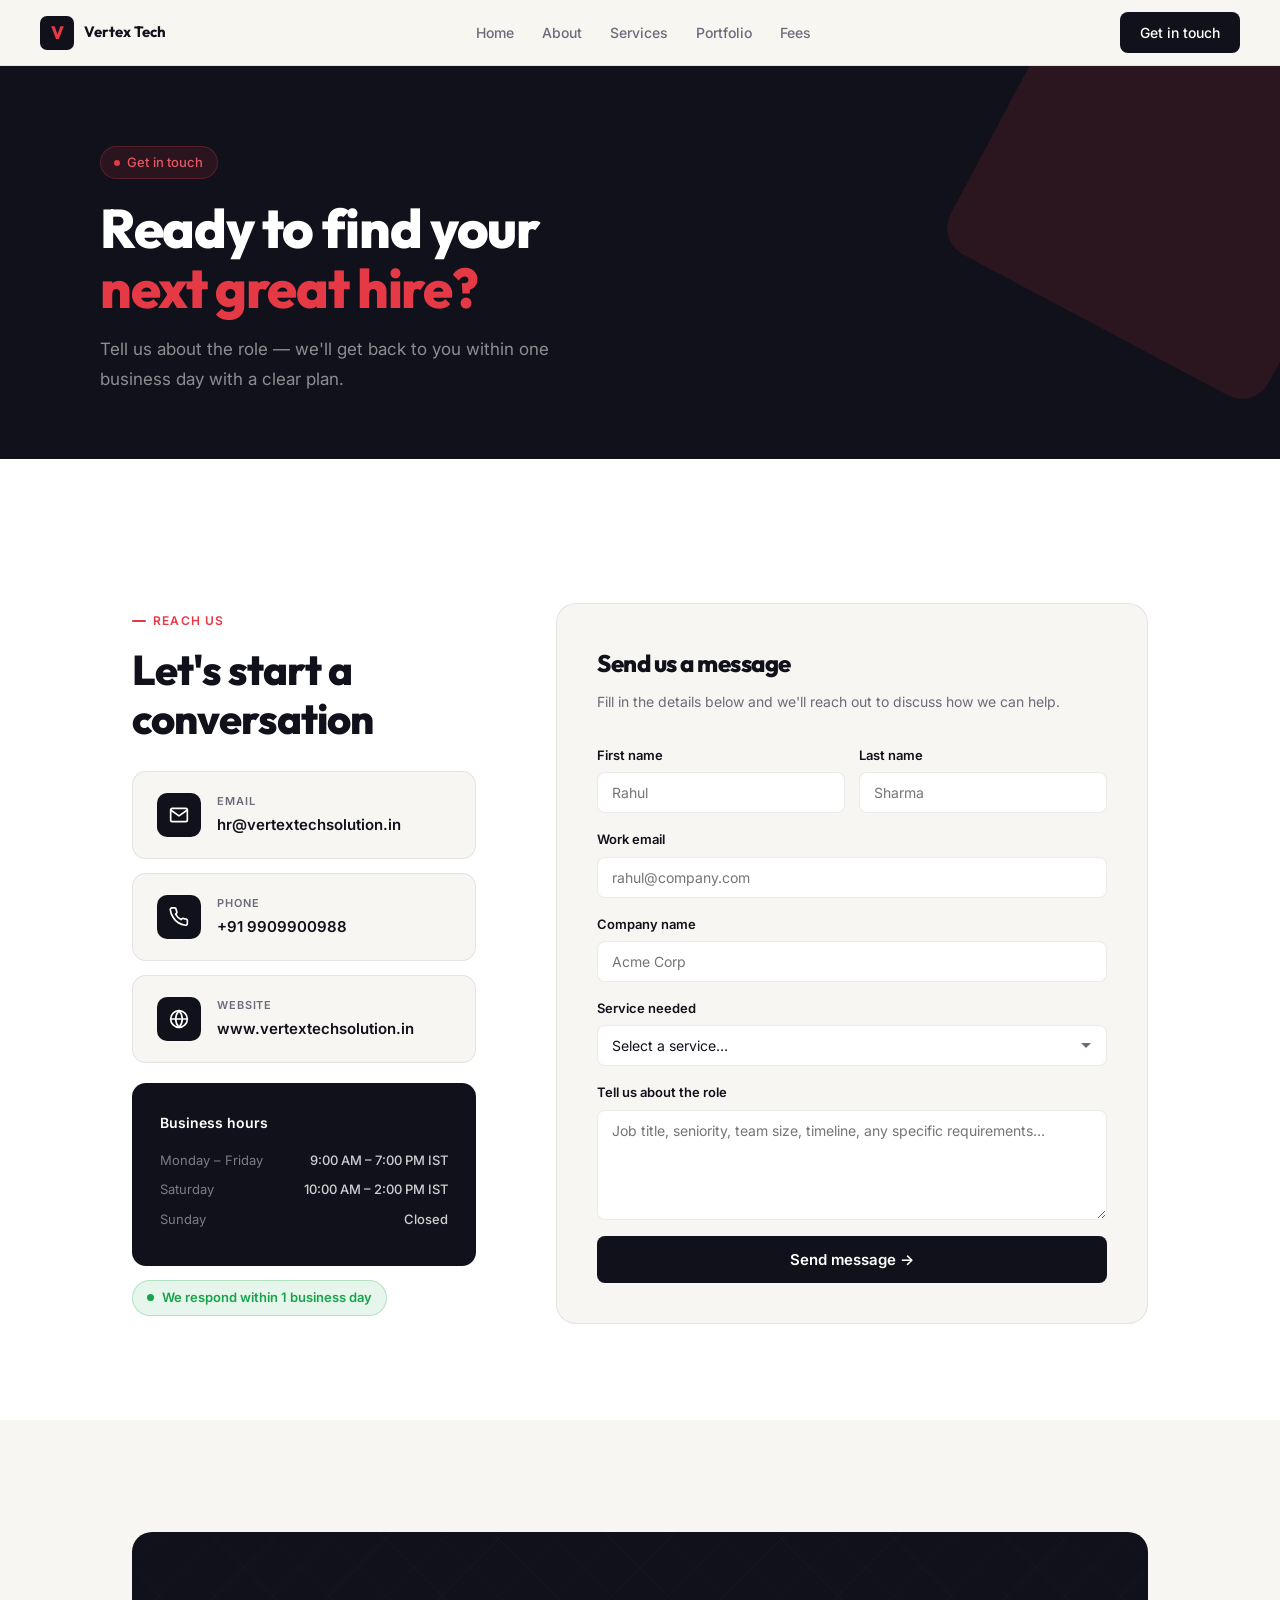
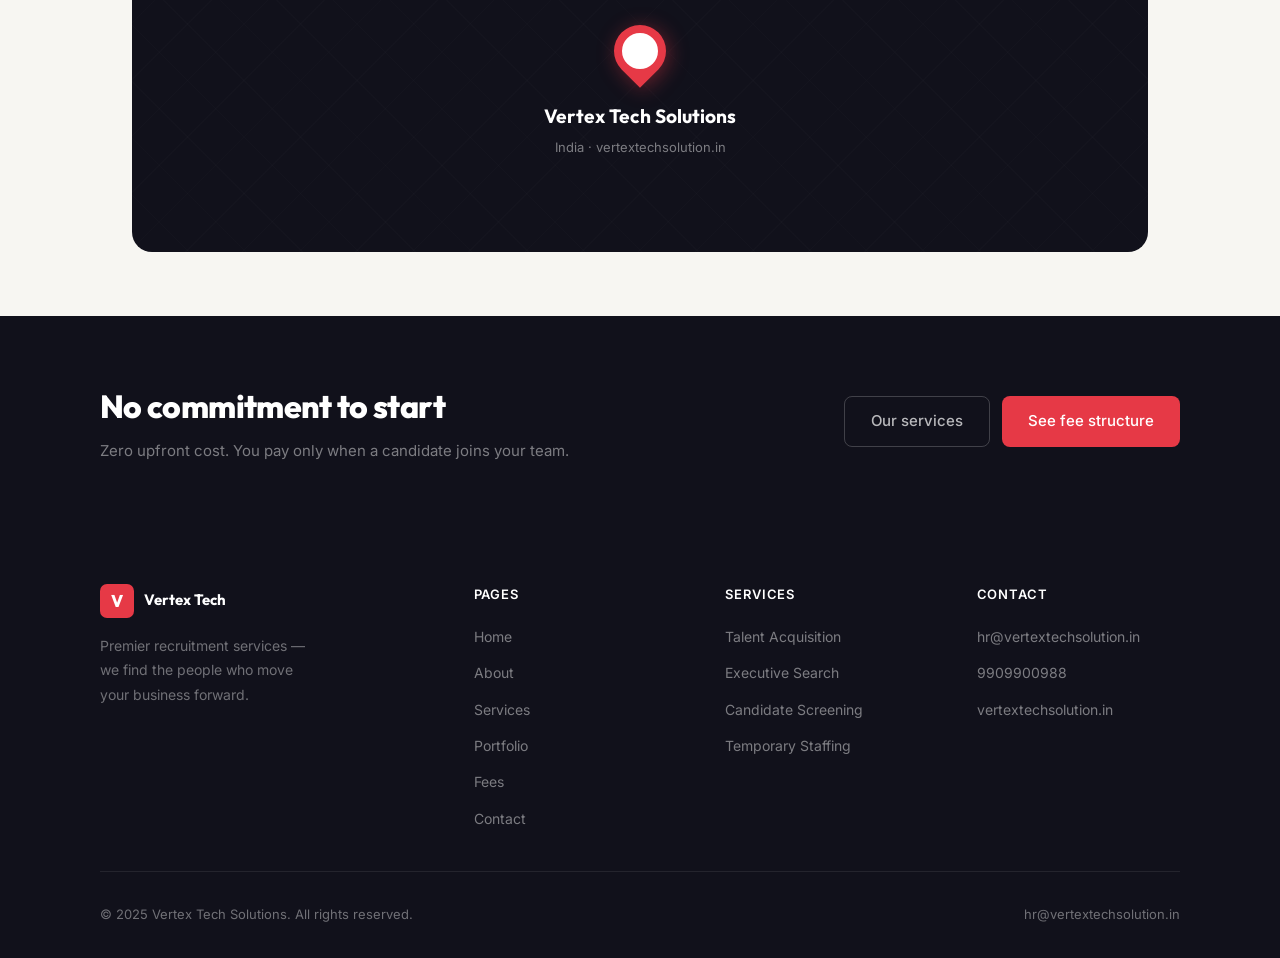
<file: contact.html>
<!DOCTYPE html>
<html lang="en">
<head>
<meta charset="UTF-8" />
<meta name="viewport" content="width=device-width, initial-scale=1.0" />
<title>Contact Us — Vertex Tech Solutions</title>
<meta name="description" content="Get in touch with Vertex Tech Solutions. Tell us about the role you're hiring for and we'll respond within one business day." />
<link rel="stylesheet" href="shared.css" />
<style>
/* CONTACT LAYOUT */
.contact-section { background: var(--white); }
.contact-grid { display: grid; grid-template-columns: 1fr 1.4fr; gap: 5rem; align-items: start; margin-top: 3rem; }

/* INFO SIDE */
.contact-info-block { display: flex; flex-direction: column; gap: 14px; }
.contact-info-card {
  background: var(--off-white); border: 1px solid var(--border);
  border-radius: var(--radius); padding: 1.25rem 1.5rem;
  display: flex; gap: 1rem; align-items: center;
  transition: var(--transition);
}
.contact-info-card:hover { border-color: var(--red); box-shadow: 0 4px 16px rgba(230,57,70,0.08); }
.contact-info-card a { text-decoration: none; color: inherit; }
.contact-info-label { font-size: 11px; color: var(--muted); text-transform: uppercase; letter-spacing: 0.08em; font-weight: 600; margin-bottom: 3px; }
.contact-info-value { font-size: 15px; font-weight: 600; color: var(--dark); }

.hours-card {
  background: var(--dark); border-radius: var(--radius);
  padding: 1.75rem; margin-top: 6px;
}
.hours-card h4 { font-size: 14px; font-weight: 600; color: white; margin-bottom: 1rem; }
.hours-row { display: flex; justify-content: space-between; margin-bottom: 8px; }
.hours-row span:first-child { font-size: 13px; color: rgba(255,255,255,0.45); }
.hours-row span:last-child { font-size: 13px; color: rgba(255,255,255,0.8); font-weight: 500; }

.sla-badge {
  display: inline-flex; align-items: center; gap: 8px;
  background: rgba(22,163,74,0.1); border: 1px solid rgba(22,163,74,0.25);
  color: #16a34a; padding: 6px 14px; border-radius: 30px;
  font-size: 13px; font-weight: 600; margin-top: 14px;
}
.sla-badge::before { content: ''; width: 7px; height: 7px; background: #16a34a; border-radius: 50%; }

/* FORM SIDE */
.contact-form-card {
  background: var(--off-white); border: 1px solid var(--border);
  border-radius: var(--radius-lg); padding: 2.5rem;
}
.contact-form-card h3 { font-family: var(--font-display); font-weight: 800; font-size: 1.5rem; color: var(--dark); margin-bottom: 0.4rem; letter-spacing: -0.02em; }
.contact-form-card .sub { font-size: 14px; color: var(--muted); margin-bottom: 2rem; }

.form-row { display: grid; grid-template-columns: 1fr 1fr; gap: 14px; }
.form-group { display: flex; flex-direction: column; gap: 6px; margin-bottom: 16px; }
.form-group label { font-size: 13px; font-weight: 600; color: var(--dark); }
.form-group input,
.form-group textarea,
.form-group select {
  padding: 11px 14px; border: 1.5px solid var(--border);
  border-radius: var(--radius-sm); font-size: 14px;
  font-family: var(--font-sans); background: var(--white);
  color: var(--dark); outline: none; transition: var(--transition);
  -webkit-appearance: none; appearance: none;
}
.form-group input:focus,
.form-group textarea:focus,
.form-group select:focus {
  border-color: var(--red); box-shadow: 0 0 0 3px rgba(230,57,70,0.08);
}
.form-group textarea { resize: vertical; min-height: 110px; }
.form-group select { cursor: pointer; background-image: url("data:image/svg+xml;utf8,<svg xmlns='http://www.w3.org/2000/svg' width='12' height='12' viewBox='0 0 12 12'><path fill='%236b6b7b' d='M6 8L1 3h10z'/></svg>"); background-repeat: no-repeat; background-position: right 14px center; padding-right: 36px; }

.form-submit {
  width: 100%; background: var(--dark); color: white;
  border: none; padding: 14px; border-radius: var(--radius-sm);
  font-size: 15px; font-weight: 600; cursor: pointer;
  font-family: var(--font-sans); transition: var(--transition);
  display: flex; align-items: center; justify-content: center; gap: 8px;
}
.form-submit:hover { background: var(--red); transform: translateY(-1px); }
.form-submit:disabled { opacity: 0.6; cursor: not-allowed; transform: none; }

/* MAP PLACEHOLDER */
.map-section { background: var(--off-white); }
.map-placeholder {
  background: var(--dark); border-radius: var(--radius-lg);
  height: 320px; display: flex; align-items: center; justify-content: center;
  position: relative; overflow: hidden; margin-top: 3rem;
}
.map-placeholder::before {
  content: ''; position: absolute; inset: 0;
  background: repeating-linear-gradient(
    45deg, rgba(255,255,255,0.01) 0px, rgba(255,255,255,0.01) 1px,
    transparent 1px, transparent 40px
  ), repeating-linear-gradient(
    -45deg, rgba(255,255,255,0.01) 0px, rgba(255,255,255,0.01) 1px,
    transparent 1px, transparent 40px
  );
}
.map-pin {
  text-align: center; position: relative; z-index: 1;
}
.map-pin-icon {
  width: 52px; height: 52px; background: var(--red);
  border-radius: 50% 50% 50% 0; transform: rotate(-45deg);
  margin: 0 auto 1.5rem; box-shadow: 0 4px 20px rgba(230,57,70,0.4);
}
.map-pin-icon::after {
  content: ''; position: absolute; inset: 8px;
  background: white; border-radius: 50%;
}
.map-pin-label { font-family: var(--font-display); font-weight: 700; font-size: 1.2rem; color: white; }
.map-pin-sublabel { font-size: 13px; color: rgba(255,255,255,0.45); margin-top: 4px; }

@media (max-width: 900px) {
  .contact-grid { grid-template-columns: 1fr; gap: 3rem; }
  .form-row { grid-template-columns: 1fr; }
}

[data-reveal] { opacity: 0; transform: translateY(24px); transition: opacity 0.6s ease, transform 0.6s ease; }
[data-reveal].revealed { opacity: 1; transform: none; }
</style>
</head>
<body>

<nav class="navbar">
  <a href="index.html" class="nav-logo">
    <div class="nav-logo-mark"><span>V</span></div>
    <span class="nav-logo-text">Vertex Tech</span>
  </a>
  <ul class="nav-links">
    <li><a href="index.html">Home</a></li>
    <li><a href="about.html">About</a></li>
    <li><a href="services.html">Services</a></li>
    <li><a href="portfolio.html">Portfolio</a></li>
    <li><a href="fees.html">Fees</a></li>
  </ul>
  <a href="contact.html" class="nav-cta">Get in touch</a>
  <div class="nav-hamburger" id="hamburger"><span></span><span></span><span></span></div>
</nav>

<div class="page-wrapper">

<div class="page-hero">
  <div class="page-hero-shape" style="width:360px;height:360px;top:-80px;right:-80px;transform:rotate(28deg);"></div>
  <div class="page-hero-inner">
    <div class="badge" style="margin-bottom:1.25rem">Get in touch</div>
    <h1>Ready to find your<br><em>next great hire?</em></h1>
    <p>Tell us about the role — we'll get back to you within one business day with a clear plan.</p>
  </div>
</div>

<!-- CONTACT SECTION -->
<section class="section contact-section">
  <div class="container">
    <div class="contact-grid">

      <!-- INFO -->
      <div data-reveal>
        <span class="section-tag">Reach us</span>
        <h2 class="section-heading" style="margin-bottom:1.75rem">Let's start a<br>conversation</h2>

        <div class="contact-info-block">
          <a href="mailto:hr@vertextechsolution.in" style="text-decoration:none">
            <div class="contact-info-card">
              <div class="icon-box icon-box-dark">
                <svg viewBox="0 0 24 24" style="stroke:white;fill:none;stroke-width:2;stroke-linecap:round;stroke-linejoin:round">
                  <path d="M4 4h16c1.1 0 2 .9 2 2v12c0 1.1-.9 2-2 2H4c-1.1 0-2-.9-2-2V6c0-1.1.9-2 2-2z"/><polyline points="22,6 12,13 2,6"/>
                </svg>
              </div>
              <div>
                <div class="contact-info-label">Email</div>
                <div class="contact-info-value">hr@vertextechsolution.in</div>
              </div>
            </div>
          </a>

          <a href="tel:9909900988" style="text-decoration:none">
            <div class="contact-info-card">
              <div class="icon-box icon-box-dark">
                <svg viewBox="0 0 24 24" style="stroke:white;fill:none;stroke-width:2;stroke-linecap:round;stroke-linejoin:round">
                  <path d="M22 16.92v3a2 2 0 0 1-2.18 2 19.79 19.79 0 0 1-8.63-3.07A19.5 19.5 0 0 1 4.69 12 19.79 19.79 0 0 1 1.61 3.38 2 2 0 0 1 3.58 1h3a2 2 0 0 1 2 1.72c.127.96.361 1.903.7 2.81a2 2 0 0 1-.45 2.11L7.91 8.54a16 16 0 0 0 6.55 6.55l.92-.92a2 2 0 0 1 2.11-.45c.907.339 1.85.573 2.81.7A2 2 0 0 1 22 16.92z"/>
                </svg>
              </div>
              <div>
                <div class="contact-info-label">Phone</div>
                <div class="contact-info-value">+91 9909900988</div>
              </div>
            </div>
          </a>

          <a href="http://www.vertextechsolution.in" target="_blank" style="text-decoration:none">
            <div class="contact-info-card">
              <div class="icon-box icon-box-dark">
                <svg viewBox="0 0 24 24" style="stroke:white;fill:none;stroke-width:2;stroke-linecap:round;stroke-linejoin:round">
                  <circle cx="12" cy="12" r="10"/><line x1="2" y1="12" x2="22" y2="12"/><path d="M12 2a15.3 15.3 0 0 1 4 10 15.3 15.3 0 0 1-4 10 15.3 15.3 0 0 1-4-10 15.3 15.3 0 0 1 4-10z"/>
                </svg>
              </div>
              <div>
                <div class="contact-info-label">Website</div>
                <div class="contact-info-value">www.vertextechsolution.in</div>
              </div>
            </div>
          </a>
        </div>

        <div class="hours-card" style="margin-top:20px">
          <h4>Business hours</h4>
          <div class="hours-row"><span>Monday – Friday</span><span>9:00 AM – 7:00 PM IST</span></div>
          <div class="hours-row"><span>Saturday</span><span>10:00 AM – 2:00 PM IST</span></div>
          <div class="hours-row"><span>Sunday</span><span>Closed</span></div>
        </div>
        <div class="sla-badge">We respond within 1 business day</div>
      </div>

      <!-- FORM -->
      <div class="contact-form-card" data-reveal data-reveal-delay="150">
        <h3>Send us a message</h3>
        <p class="sub">Fill in the details below and we'll reach out to discuss how we can help.</p>
        <form id="contact-form" novalidate>
          <div class="form-row">
            <div class="form-group">
              <label for="fname">First name</label>
              <input type="text" id="fname" name="fname" placeholder="Rahul" required />
            </div>
            <div class="form-group">
              <label for="lname">Last name</label>
              <input type="text" id="lname" name="lname" placeholder="Sharma" required />
            </div>
          </div>
          <div class="form-group">
            <label for="email">Work email</label>
            <input type="email" id="email" name="email" placeholder="rahul@company.com" required />
          </div>
          <div class="form-group">
            <label for="company">Company name</label>
            <input type="text" id="company" name="company" placeholder="Acme Corp" />
          </div>
          <div class="form-group">
            <label for="service">Service needed</label>
            <select id="service" name="service">
              <option value="">Select a service…</option>
              <option value="talent">Talent Acquisition</option>
              <option value="exec">Executive Search</option>
              <option value="screening">Candidate Screening</option>
              <option value="temp">Temporary Staffing</option>
              <option value="other">Other / Not sure</option>
            </select>
          </div>
          <div class="form-group">
            <label for="msg">Tell us about the role</label>
            <textarea id="msg" name="msg" placeholder="Job title, seniority, team size, timeline, any specific requirements…"></textarea>
          </div>
          <button class="form-submit" type="submit">Send message →</button>
        </form>
      </div>

    </div>
  </div>
</section>

<!-- MAP PLACEHOLDER -->
<section class="section-sm map-section">
  <div class="container">
    <div class="map-placeholder">
      <div class="map-pin">
        <div class="map-pin-icon"></div>
        <div class="map-pin-label">Vertex Tech Solutions</div>
        <div class="map-pin-sublabel">India · vertextechsolution.in</div>
      </div>
    </div>
  </div>
</section>

<!-- CTA STRIP -->
<div style="background:var(--dark);padding:4rem 2rem;display:flex;align-items:center;justify-content:space-between;flex-wrap:wrap;gap:2rem;max-width:100%">
  <div style="max-width:1080px;margin:0 auto;width:100%;display:flex;align-items:center;justify-content:space-between;flex-wrap:wrap;gap:2rem">
    <div>
      <h2 style="font-family:var(--font-display);font-weight:800;font-size:clamp(1.4rem,2.5vw,2rem);color:white;letter-spacing:-0.02em;margin-bottom:0.4rem">No commitment to start</h2>
      <p style="font-size:15px;color:rgba(255,255,255,0.45)">Zero upfront cost. You pay only when a candidate joins your team.</p>
    </div>
    <div style="display:flex;gap:12px;flex-wrap:wrap">
      <a href="services.html" class="btn btn-outline" style="border-color:rgba(255,255,255,0.2);color:rgba(255,255,255,0.7)">Our services</a>
      <a href="fees.html" class="btn btn-primary">See fee structure</a>
    </div>
  </div>
</div>

<footer class="footer">
  <div class="footer-grid">
    <div>
      <div class="footer-brand-logo">
        <div class="mark"><span>V</span></div>
        <div class="name">Vertex Tech</div>
      </div>
      <p class="footer-brand-desc">Premier recruitment services — we find the people who move your business forward.</p>
    </div>
    <div class="footer-col">
      <h4>Pages</h4>
      <ul>
        <li><a href="index.html">Home</a></li>
        <li><a href="about.html">About</a></li>
        <li><a href="services.html">Services</a></li>
        <li><a href="portfolio.html">Portfolio</a></li>
        <li><a href="fees.html">Fees</a></li>
        <li><a href="contact.html">Contact</a></li>
      </ul>
    </div>
    <div class="footer-col">
      <h4>Services</h4>
      <ul>
        <li><a href="services.html">Talent Acquisition</a></li>
        <li><a href="services.html">Executive Search</a></li>
        <li><a href="services.html">Candidate Screening</a></li>
        <li><a href="services.html">Temporary Staffing</a></li>
      </ul>
    </div>
    <div class="footer-col">
      <h4>Contact</h4>
      <ul>
        <li><a href="mailto:hr@vertextechsolution.in">hr@vertextechsolution.in</a></li>
        <li><a href="tel:9909900988">9909900988</a></li>
        <li><a href="http://www.vertextechsolution.in" target="_blank">vertextechsolution.in</a></li>
      </ul>
    </div>
  </div>
  <div class="footer-bottom">
    <span>© 2025 Vertex Tech Solutions. All rights reserved.</span>
    <a href="mailto:hr@vertextechsolution.in">hr@vertextechsolution.in</a>
  </div>
</footer>
</div>

<script src="shared.js"></script>
</body>
</html>
</file>
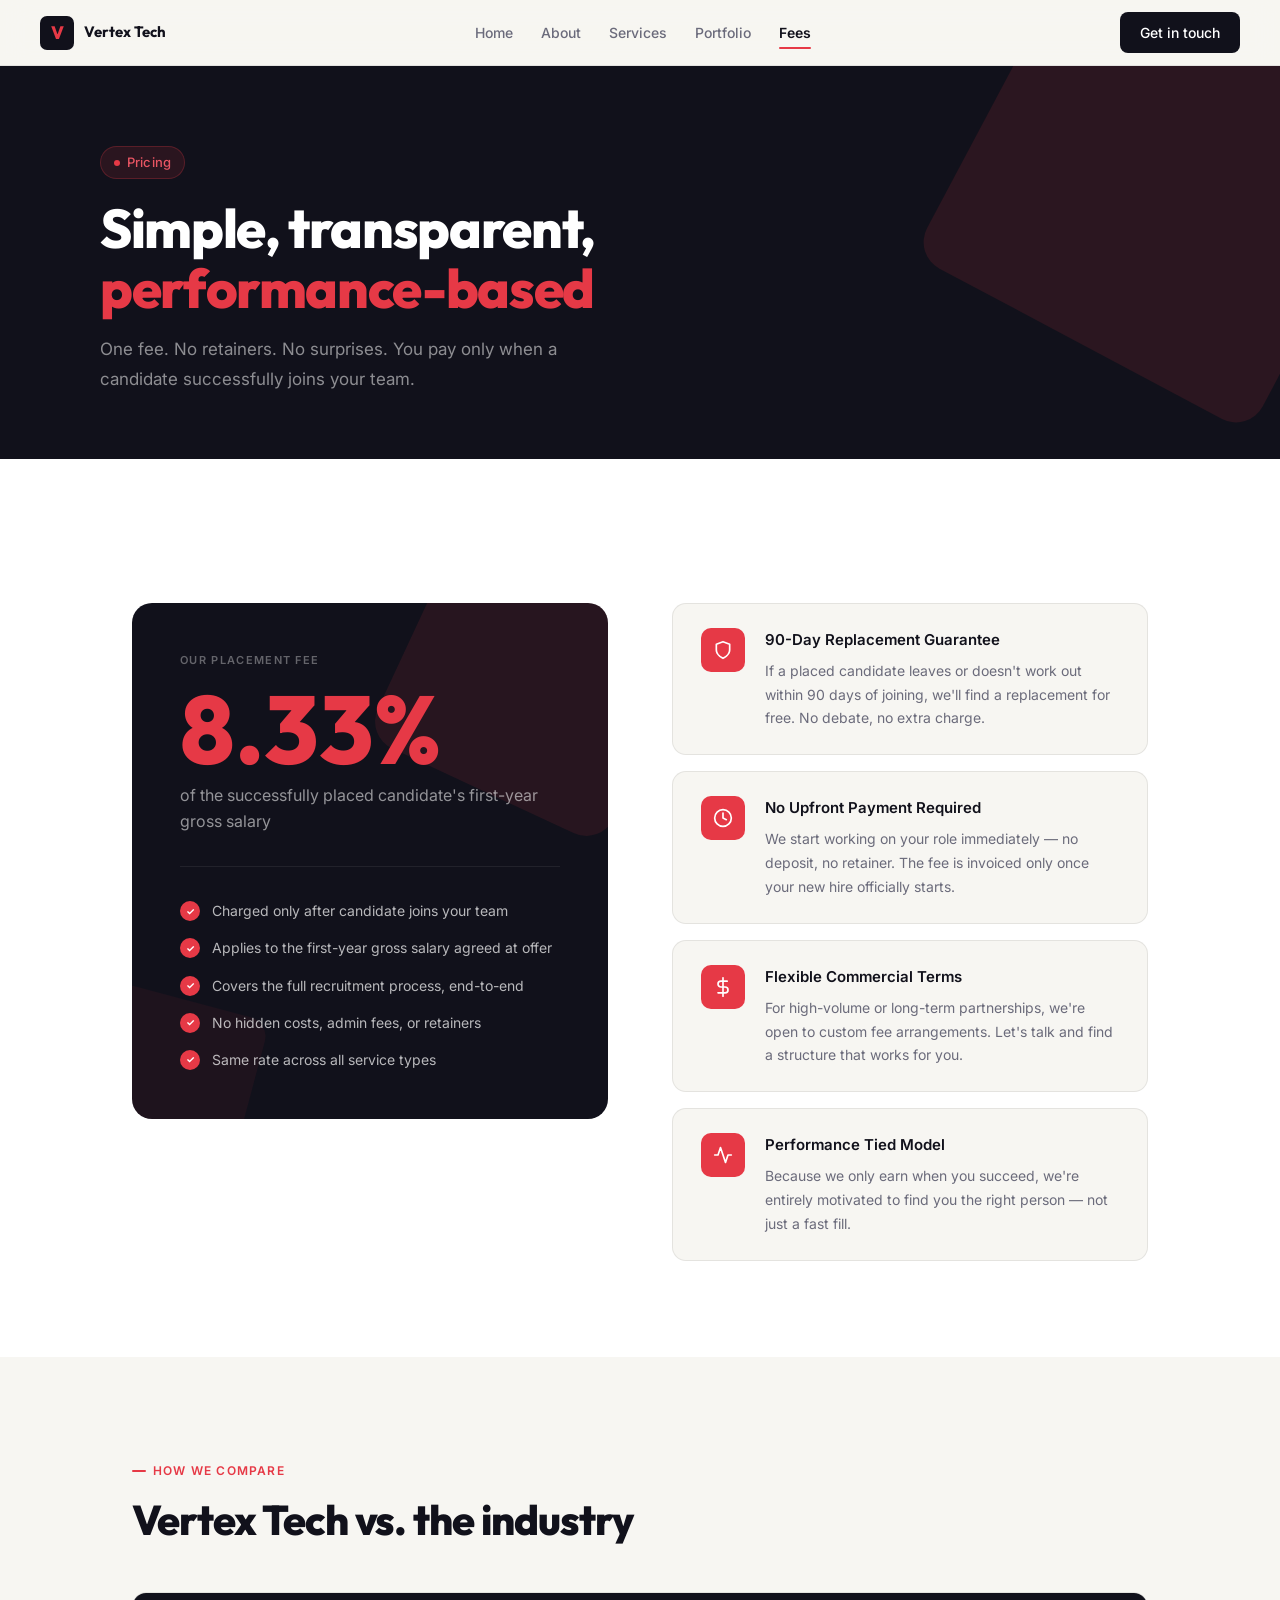
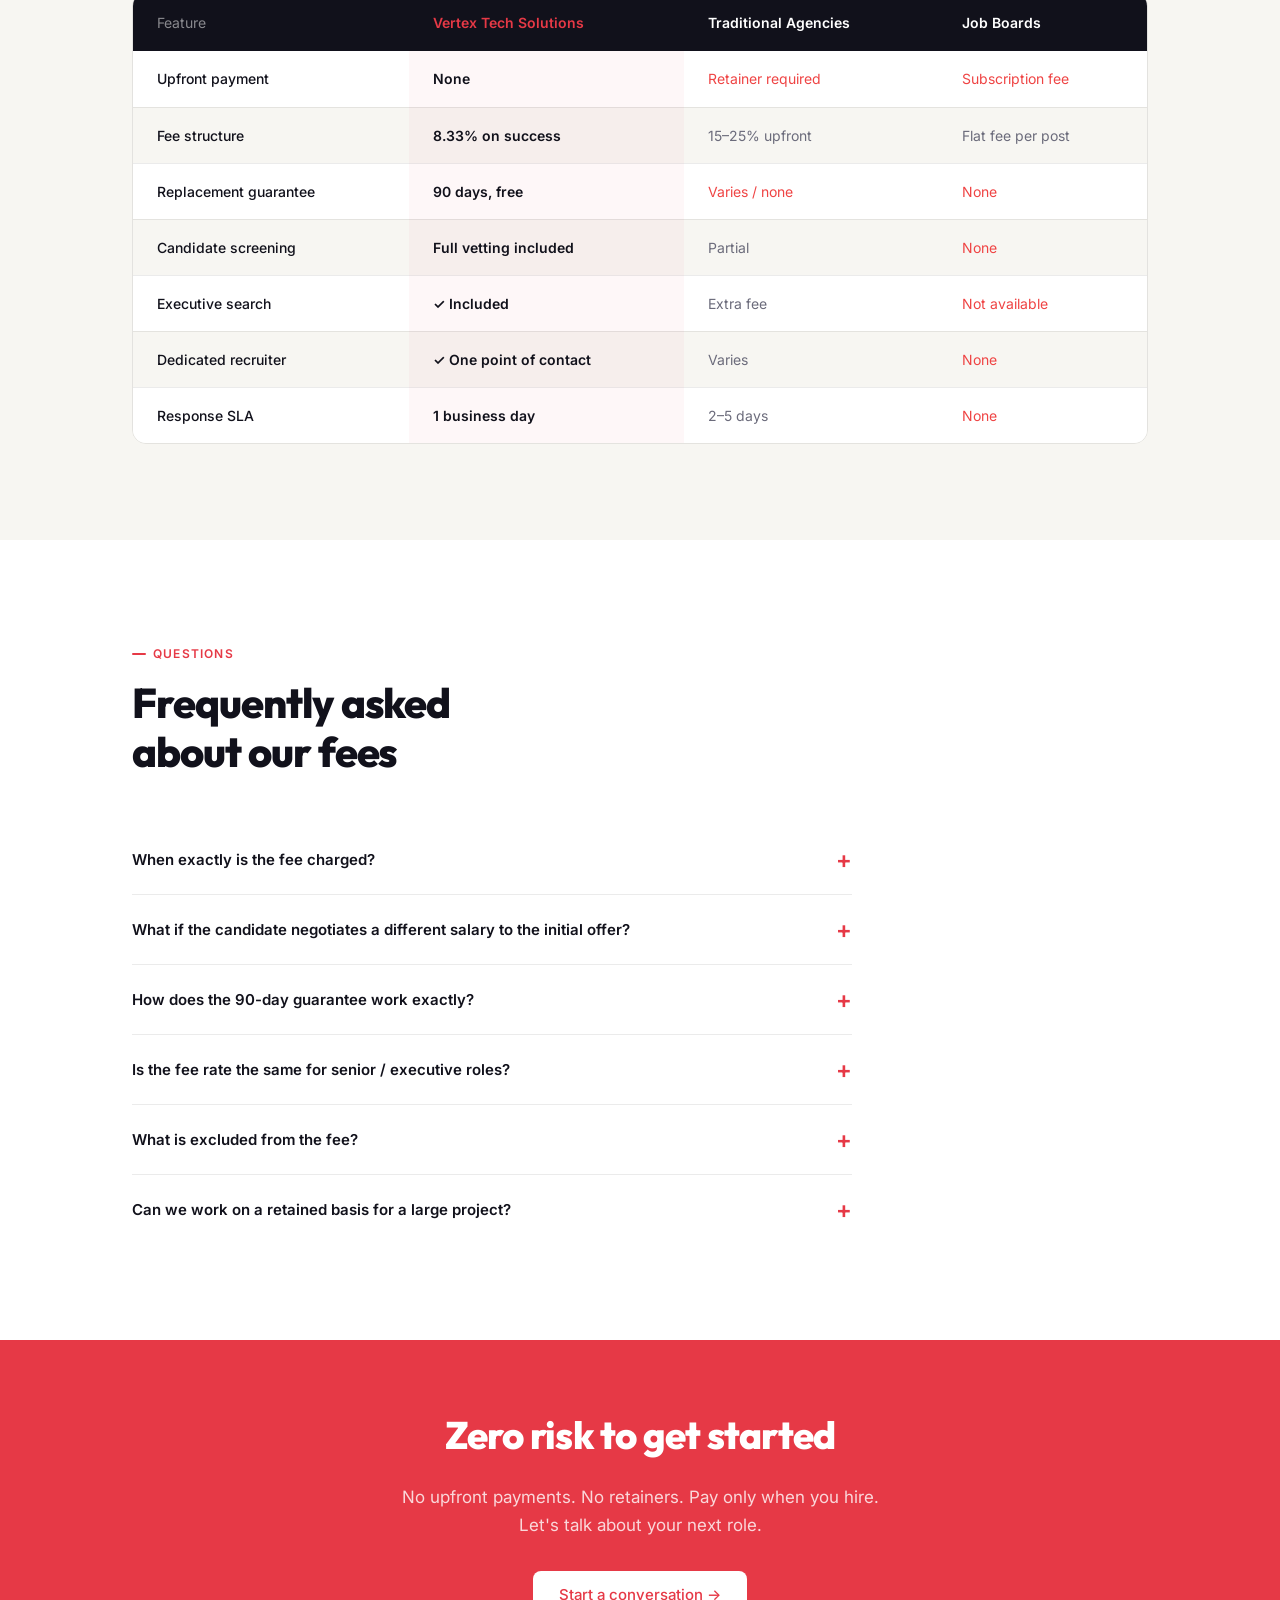
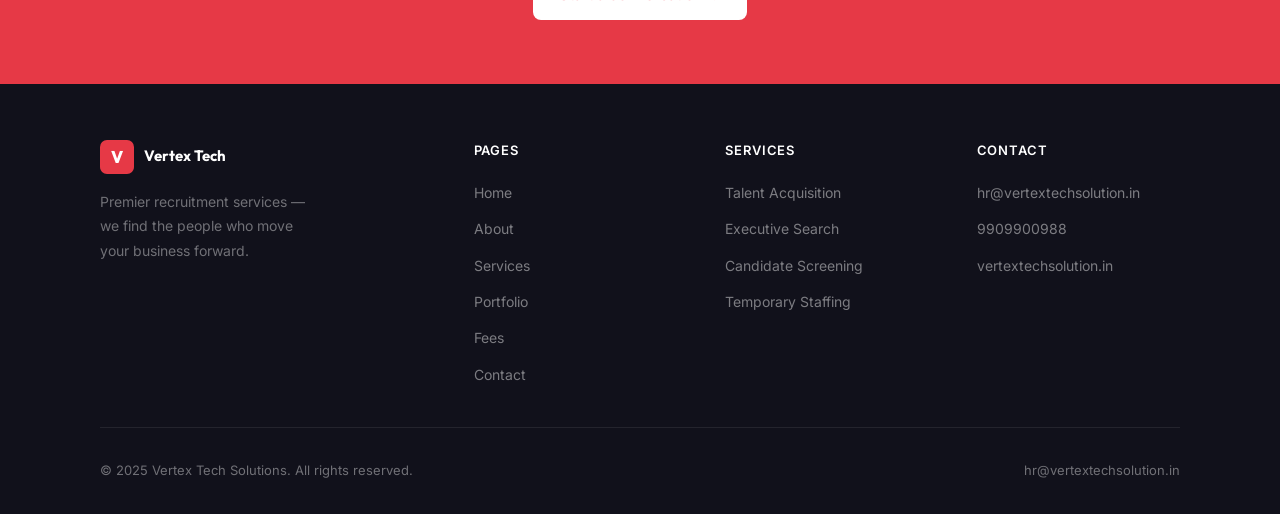
<file: fees.html>
<!DOCTYPE html>
<html lang="en">
<head>
<meta charset="UTF-8" />
<meta name="viewport" content="width=device-width, initial-scale=1.0" />
<title>Fee Structure — Vertex Tech Solutions</title>
<meta name="description" content="Simple, transparent, performance-based fees. 8.33% of first-year salary. You only pay when a candidate successfully joins your team." />
<link rel="stylesheet" href="shared.css" />
<style>
/* FEE HERO CARD */
.fee-hero-section { background: var(--white); }
.fee-hero-grid { display: grid; grid-template-columns: 1fr 1fr; gap: 4rem; align-items: start; margin-top: 3rem; }
.fee-main-card {
  background: var(--dark); border-radius: var(--radius-lg);
  padding: 3rem; position: relative; overflow: hidden;
}
.fee-main-card::before {
  content: ''; position: absolute;
  top: -60px; right: -60px; width: 260px; height: 260px;
  background: var(--red); opacity: 0.1; border-radius: 30px; transform: rotate(25deg);
}
.fee-main-card::after {
  content: ''; position: absolute;
  bottom: -40px; left: -40px; width: 160px; height: 160px;
  background: var(--red); opacity: 0.06; border-radius: 20px; transform: rotate(15deg);
}
.fee-label { font-size: 11px; font-weight: 600; color: rgba(255,255,255,0.35); text-transform: uppercase; letter-spacing: 0.12em; margin-bottom: 0.75rem; position: relative; z-index: 1; }
.fee-number {
  font-family: var(--font-display); font-weight: 800;
  font-size: 6rem; color: var(--red); line-height: 1;
  margin-bottom: 0.4rem; position: relative; z-index: 1;
}
.fee-sublabel { font-size: 16px; color: rgba(255,255,255,0.55); line-height: 1.6; margin-bottom: 2rem; position: relative; z-index: 1; }
.fee-divider { height: 1px; background: rgba(255,255,255,0.07); margin-bottom: 2rem; position: relative; z-index: 1; }
.fee-bullets { list-style: none; display: flex; flex-direction: column; gap: 14px; position: relative; z-index: 1; }
.fee-bullets li {
  display: flex; gap: 12px; align-items: flex-start;
  font-size: 14px; color: rgba(255,255,255,0.7); line-height: 1.65;
}
.fee-bullets li::before {
  content: '✓'; flex-shrink: 0; width: 20px; height: 20px;
  background: var(--red); border-radius: 50%; display: flex; align-items: center;
  justify-content: center; font-size: 10px; font-weight: 700; color: white; margin-top: 2px;
}

/* FEE DETAILS LIST */
.fee-details-list { display: flex; flex-direction: column; gap: 16px; }
.fee-detail-card {
  background: var(--off-white); border: 1px solid var(--border);
  border-radius: var(--radius); padding: 1.5rem 1.75rem;
  display: flex; gap: 1.25rem; align-items: flex-start;
  transition: var(--transition);
}
.fee-detail-card:hover { border-color: var(--red); box-shadow: 0 4px 20px rgba(230,57,70,0.08); }
.fee-detail-card h4 { font-size: 15px; font-weight: 600; margin-bottom: 0.4rem; }
.fee-detail-card p { font-size: 14px; color: var(--muted); line-height: 1.7; }

/* COMPARISON */
.comparison-section { background: var(--off-white); }
.comparison-table-wrap { margin-top: 3rem; border-radius: var(--radius); overflow: hidden; border: 1px solid var(--border); }
.comparison-table { width: 100%; border-collapse: collapse; }
.comparison-table thead tr { background: var(--dark); }
.comparison-table thead th {
  padding: 1.1rem 1.5rem; text-align: left; font-size: 14px;
  font-weight: 600; color: white;
}
.comparison-table thead th:first-child { color: rgba(255,255,255,0.5); font-weight: 400; }
.comparison-table thead th.highlight { color: var(--red); }
.comparison-table tbody tr { border-bottom: 1px solid var(--border); background: var(--white); }
.comparison-table tbody tr:last-child { border-bottom: none; }
.comparison-table tbody tr:nth-child(even) { background: var(--off-white); }
.comparison-table td { padding: 1rem 1.5rem; font-size: 14px; color: var(--muted); }
.comparison-table td:first-child { font-weight: 500; color: var(--dark); }
.comparison-table td.good { color: #16a34a; font-weight: 600; }
.comparison-table td.bad { color: #ef4444; }
.comparison-table td.highlight-col { font-weight: 600; color: var(--dark); background: rgba(230,57,70,0.04); }

/* FAQ */
.faq-section { background: var(--white); }
.faq-list { max-width: 720px; margin-top: 3rem; }
.faq-item { border-bottom: 1px solid var(--border); }
.faq-item:last-child { border-bottom: none; }
.faq-q {
  width: 100%; text-align: left; padding: 1.25rem 0;
  background: transparent; border: none; cursor: pointer;
  font-size: 15px; font-weight: 600; color: var(--dark);
  display: flex; justify-content: space-between; align-items: center;
  font-family: var(--font-sans); gap: 1rem;
}
.faq-q::after {
  content: '+'; font-size: 1.5rem; color: var(--red);
  flex-shrink: 0; transition: transform 0.25s;
}
.faq-item.open .faq-q::after { transform: rotate(45deg); }
.faq-a {
  display: none; font-size: 14px; color: var(--muted); line-height: 1.8;
  padding-bottom: 1.25rem;
}
.faq-item.open .faq-a { display: block; }

@media (max-width: 900px) {
  .fee-hero-grid { grid-template-columns: 1fr; }
  .comparison-table-wrap { overflow-x: auto; }
}

[data-reveal] { opacity: 0; transform: translateY(24px); transition: opacity 0.6s ease, transform 0.6s ease; }
[data-reveal].revealed { opacity: 1; transform: none; }
</style>
</head>
<body>

<nav class="navbar">
  <a href="index.html" class="nav-logo">
    <div class="nav-logo-mark"><span>V</span></div>
    <span class="nav-logo-text">Vertex Tech</span>
  </a>
  <ul class="nav-links">
    <li><a href="index.html">Home</a></li>
    <li><a href="about.html">About</a></li>
    <li><a href="services.html">Services</a></li>
    <li><a href="portfolio.html">Portfolio</a></li>
    <li><a href="fees.html">Fees</a></li>
  </ul>
  <a href="contact.html" class="nav-cta">Get in touch</a>
  <div class="nav-hamburger" id="hamburger"><span></span><span></span><span></span></div>
</nav>

<div class="page-wrapper">

<div class="page-hero">
  <div class="page-hero-shape" style="width:380px;height:380px;top:-80px;right:-80px;transform:rotate(28deg);"></div>
  <div class="page-hero-inner">
    <div class="badge" style="margin-bottom:1.25rem">Pricing</div>
    <h1>Simple, transparent,<br><em>performance-based</em></h1>
    <p>One fee. No retainers. No surprises. You pay only when a candidate successfully joins your team.</p>
  </div>
</div>

<!-- FEE HERO -->
<section class="section fee-hero-section">
  <div class="container">
    <div class="fee-hero-grid">
      <div class="fee-main-card" data-reveal>
        <div class="fee-label">Our placement fee</div>
        <div class="fee-number" data-count="8.33" data-suffix="%">8.33%</div>
        <div class="fee-sublabel">of the successfully placed candidate's first-year gross salary</div>
        <div class="fee-divider"></div>
        <ul class="fee-bullets">
          <li>Charged only after candidate joins your team</li>
          <li>Applies to the first-year gross salary agreed at offer</li>
          <li>Covers the full recruitment process, end-to-end</li>
          <li>No hidden costs, admin fees, or retainers</li>
          <li>Same rate across all service types</li>
        </ul>
      </div>

      <div class="fee-details-list" data-reveal data-reveal-delay="150">
        <div class="fee-detail-card">
          <div class="icon-box icon-box-red">
            <svg viewBox="0 0 24 24"><path d="M12 22s8-4 8-10V5l-8-3-8 3v7c0 6 8 10 8 10z"/></svg>
          </div>
          <div>
            <h4>90-Day Replacement Guarantee</h4>
            <p>If a placed candidate leaves or doesn't work out within 90 days of joining, we'll find a replacement for free. No debate, no extra charge.</p>
          </div>
        </div>
        <div class="fee-detail-card">
          <div class="icon-box icon-box-red">
            <svg viewBox="0 0 24 24"><circle cx="12" cy="12" r="10"/><polyline points="12 6 12 12 16 14"/></svg>
          </div>
          <div>
            <h4>No Upfront Payment Required</h4>
            <p>We start working on your role immediately — no deposit, no retainer. The fee is invoiced only once your new hire officially starts.</p>
          </div>
        </div>
        <div class="fee-detail-card">
          <div class="icon-box icon-box-red">
            <svg viewBox="0 0 24 24"><line x1="12" y1="1" x2="12" y2="23"/><path d="M17 5H9.5a3.5 3.5 0 0 0 0 7h5a3.5 3.5 0 0 1 0 7H6"/></svg>
          </div>
          <div>
            <h4>Flexible Commercial Terms</h4>
            <p>For high-volume or long-term partnerships, we're open to custom fee arrangements. Let's talk and find a structure that works for you.</p>
          </div>
        </div>
        <div class="fee-detail-card">
          <div class="icon-box icon-box-red">
            <svg viewBox="0 0 24 24"><polyline points="22 12 18 12 15 21 9 3 6 12 2 12"/></svg>
          </div>
          <div>
            <h4>Performance Tied Model</h4>
            <p>Because we only earn when you succeed, we're entirely motivated to find you the right person — not just a fast fill.</p>
          </div>
        </div>
      </div>
    </div>
  </div>
</section>

<!-- COMPARISON TABLE -->
<section class="section comparison-section">
  <div class="container">
    <span class="section-tag">How we compare</span>
    <h2 class="section-heading">Vertex Tech vs. the industry</h2>
    <div class="comparison-table-wrap" data-reveal>
      <table class="comparison-table">
        <thead>
          <tr>
            <th>Feature</th>
            <th class="highlight">Vertex Tech Solutions</th>
            <th>Traditional Agencies</th>
            <th>Job Boards</th>
          </tr>
        </thead>
        <tbody>
          <tr>
            <td>Upfront payment</td>
            <td class="good highlight-col">None</td>
            <td class="bad">Retainer required</td>
            <td class="bad">Subscription fee</td>
          </tr>
          <tr>
            <td>Fee structure</td>
            <td class="highlight-col">8.33% on success</td>
            <td>15–25% upfront</td>
            <td>Flat fee per post</td>
          </tr>
          <tr>
            <td>Replacement guarantee</td>
            <td class="good highlight-col">90 days, free</td>
            <td class="bad">Varies / none</td>
            <td class="bad">None</td>
          </tr>
          <tr>
            <td>Candidate screening</td>
            <td class="good highlight-col">Full vetting included</td>
            <td>Partial</td>
            <td class="bad">None</td>
          </tr>
          <tr>
            <td>Executive search</td>
            <td class="good highlight-col">✓ Included</td>
            <td>Extra fee</td>
            <td class="bad">Not available</td>
          </tr>
          <tr>
            <td>Dedicated recruiter</td>
            <td class="good highlight-col">✓ One point of contact</td>
            <td>Varies</td>
            <td class="bad">None</td>
          </tr>
          <tr>
            <td>Response SLA</td>
            <td class="good highlight-col">1 business day</td>
            <td>2–5 days</td>
            <td class="bad">None</td>
          </tr>
        </tbody>
      </table>
    </div>
  </div>
</section>

<!-- FAQ -->
<section class="section faq-section">
  <div class="container">
    <span class="section-tag">Questions</span>
    <h2 class="section-heading">Frequently asked<br>about our fees</h2>
    <div class="faq-list" data-reveal>

      <div class="faq-item">
        <button class="faq-q">When exactly is the fee charged?</button>
        <div class="faq-a">The fee is invoiced once the candidate's start date is confirmed and they have formally joined your organisation. No invoice is raised prior to that event.</div>
      </div>

      <div class="faq-item">
        <button class="faq-q">What if the candidate negotiates a different salary to the initial offer?</button>
        <div class="faq-a">The fee is calculated on the final agreed first-year gross salary at the time the offer is accepted. If the salary changes between offer and start, we'll agree the correct calculation with you transparently.</div>
      </div>

      <div class="faq-item">
        <button class="faq-q">How does the 90-day guarantee work exactly?</button>
        <div class="faq-a">If a placed candidate resigns, is dismissed for performance reasons, or both parties decide the fit isn't right within the first 90 days of employment, we will re-run the search and place a suitable replacement candidate at no additional charge.</div>
      </div>

      <div class="faq-item">
        <button class="faq-q">Is the fee rate the same for senior / executive roles?</button>
        <div class="faq-a">Yes — our standard rate of 8.33% applies across all service types, including executive search. For high-volume engagements or multi-role projects, we're open to discussing a custom arrangement.</div>
      </div>

      <div class="faq-item">
        <button class="faq-q">What is excluded from the fee?</button>
        <div class="faq-a">The fee covers the full recruitment process including sourcing, screening, shortlisting, and coordination. Third-party costs like psychometric assessments or background verification through external providers would be discussed and agreed separately if required.</div>
      </div>

      <div class="faq-item">
        <button class="faq-q">Can we work on a retained basis for a large project?</button>
        <div class="faq-a">Absolutely. For organisations looking to make multiple hires over a defined period, we can structure a retained partnership with customised terms. Get in touch to discuss your specific needs.</div>
      </div>

    </div>
  </div>
</section>

<!-- CTA -->
<div style="background:var(--red);padding:4rem 2rem;text-align:center">
  <h2 style="font-family:var(--font-display);font-weight:800;font-size:clamp(1.8rem,3vw,2.4rem);color:white;margin-bottom:1rem;letter-spacing:-0.02em">Zero risk to get started</h2>
  <p style="font-size:17px;color:rgba(255,255,255,0.8);max-width:500px;margin:0 auto 2rem">No upfront payments. No retainers. Pay only when you hire. Let's talk about your next role.</p>
  <a href="contact.html" class="btn" style="background:white;color:var(--red)">Start a conversation →</a>
</div>

<footer class="footer">
  <div class="footer-grid">
    <div>
      <div class="footer-brand-logo">
        <div class="mark"><span>V</span></div>
        <div class="name">Vertex Tech</div>
      </div>
      <p class="footer-brand-desc">Premier recruitment services — we find the people who move your business forward.</p>
    </div>
    <div class="footer-col">
      <h4>Pages</h4>
      <ul>
        <li><a href="index.html">Home</a></li>
        <li><a href="about.html">About</a></li>
        <li><a href="services.html">Services</a></li>
        <li><a href="portfolio.html">Portfolio</a></li>
        <li><a href="fees.html">Fees</a></li>
        <li><a href="contact.html">Contact</a></li>
      </ul>
    </div>
    <div class="footer-col">
      <h4>Services</h4>
      <ul>
        <li><a href="services.html">Talent Acquisition</a></li>
        <li><a href="services.html">Executive Search</a></li>
        <li><a href="services.html">Candidate Screening</a></li>
        <li><a href="services.html">Temporary Staffing</a></li>
      </ul>
    </div>
    <div class="footer-col">
      <h4>Contact</h4>
      <ul>
        <li><a href="mailto:hr@vertextechsolution.in">hr@vertextechsolution.in</a></li>
        <li><a href="tel:9909900988">9909900988</a></li>
        <li><a href="http://www.vertextechsolution.in" target="_blank">vertextechsolution.in</a></li>
      </ul>
    </div>
  </div>
  <div class="footer-bottom">
    <span>© 2025 Vertex Tech Solutions. All rights reserved.</span>
    <a href="mailto:hr@vertextechsolution.in">hr@vertextechsolution.in</a>
  </div>
</footer>
</div>

<script src="shared.js"></script>
<script>
// FAQ accordion
document.querySelectorAll('.faq-q').forEach(btn => {
  btn.addEventListener('click', () => {
    const item = btn.closest('.faq-item');
    const isOpen = item.classList.contains('open');
    document.querySelectorAll('.faq-item').forEach(i => i.classList.remove('open'));
    if (!isOpen) item.classList.add('open');
  });
});
</script>
</body>
</html>
</file>
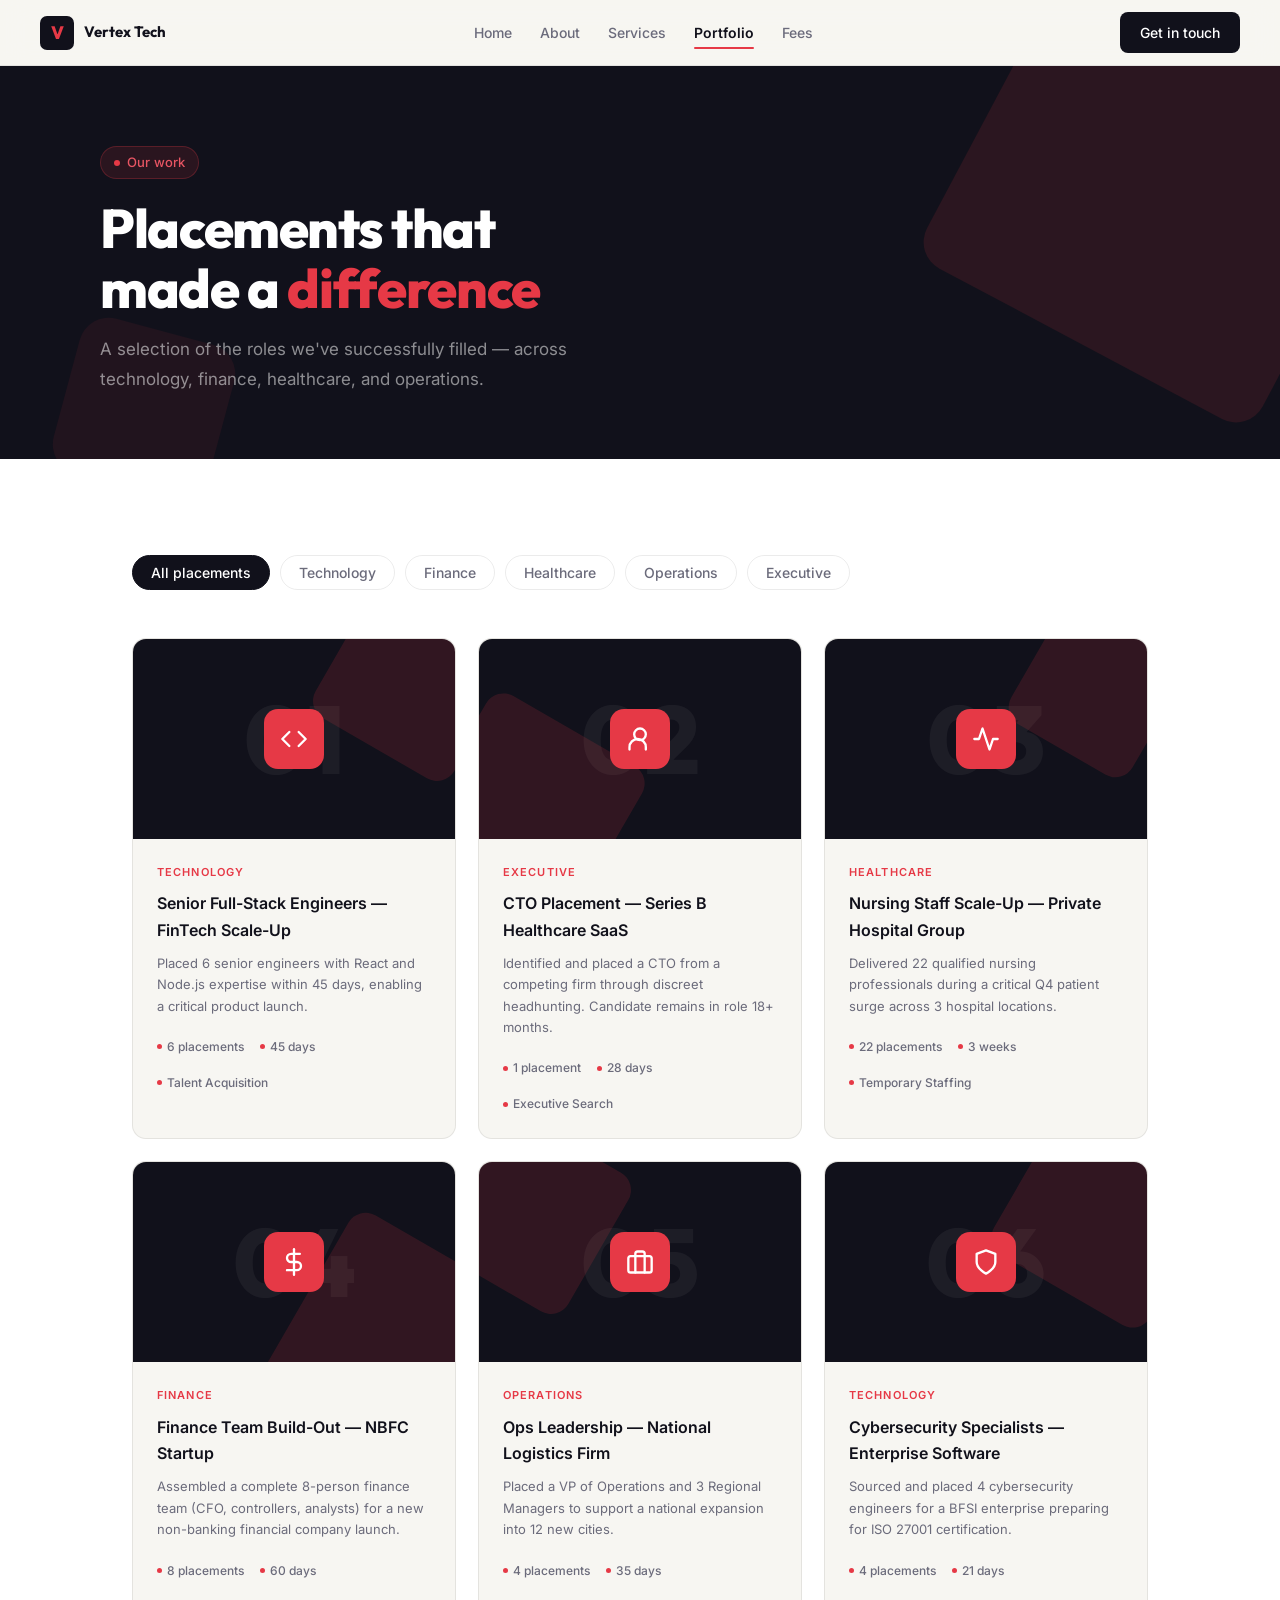
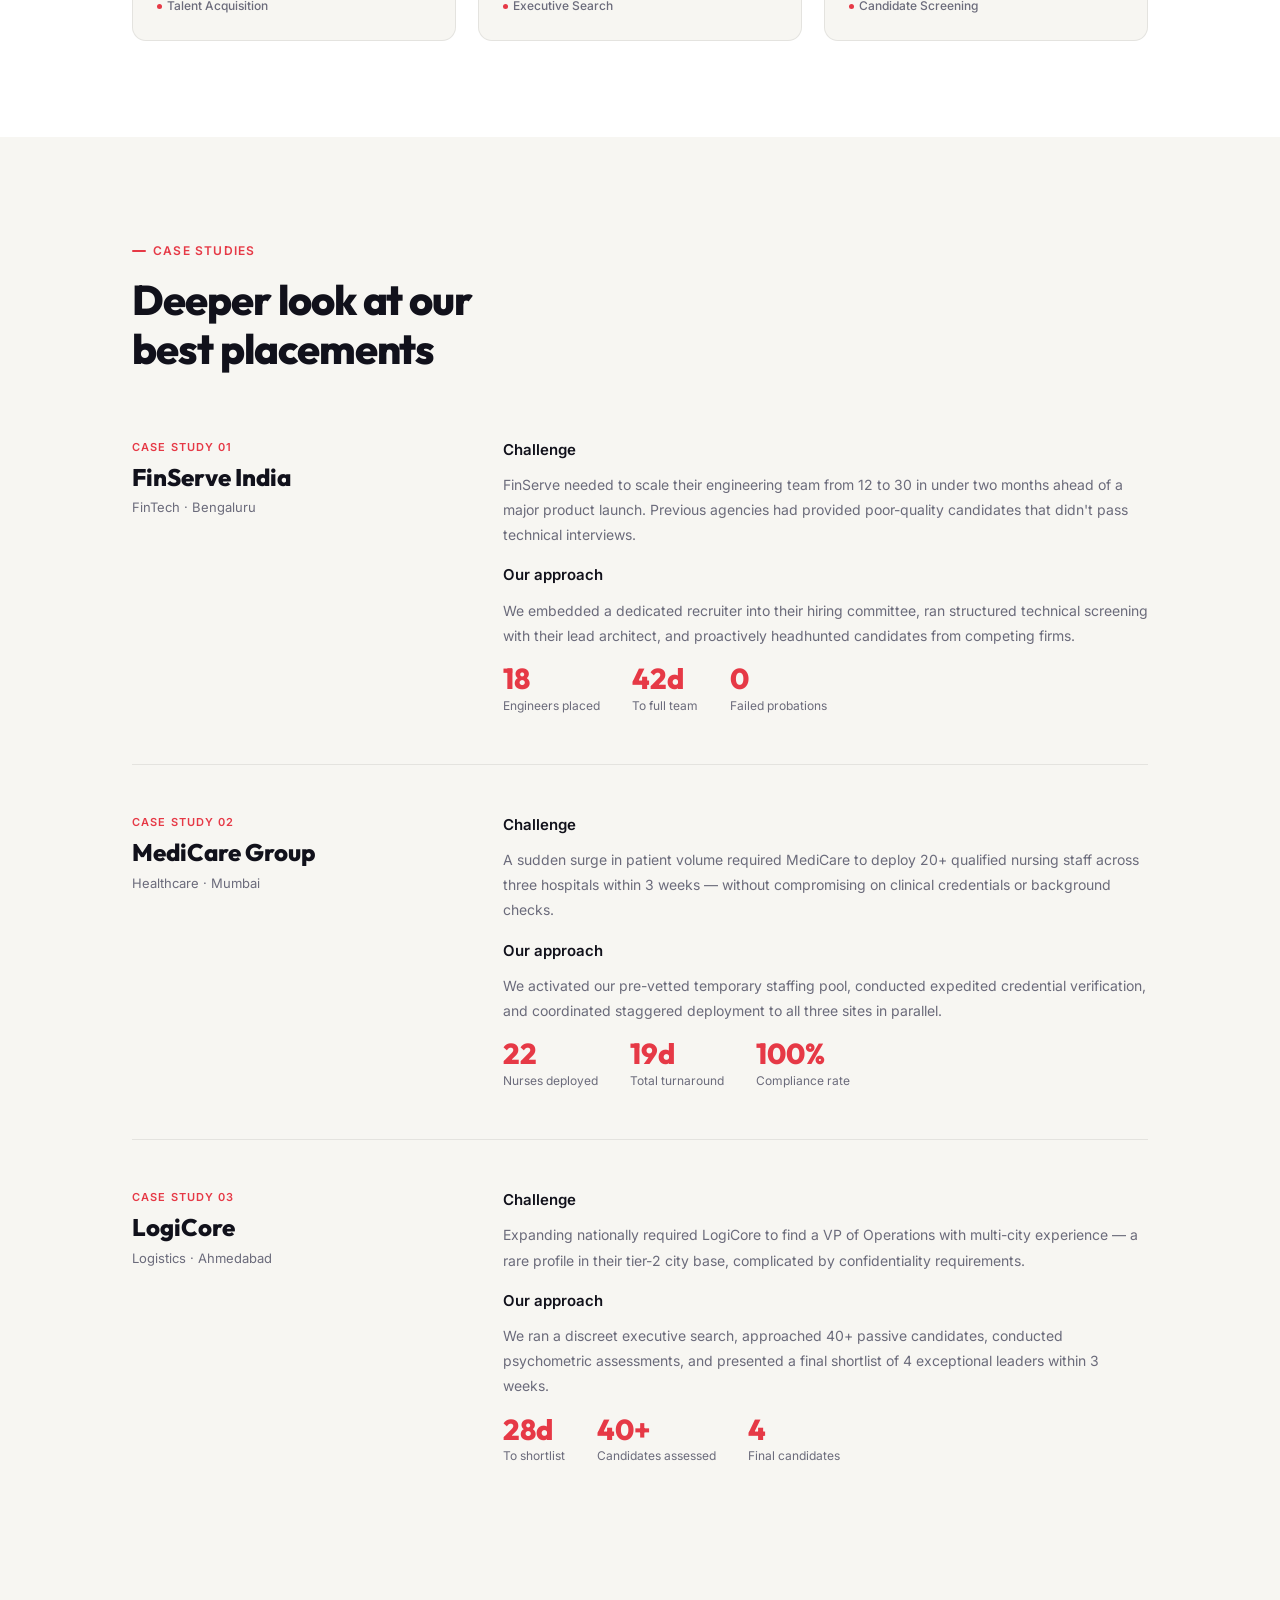
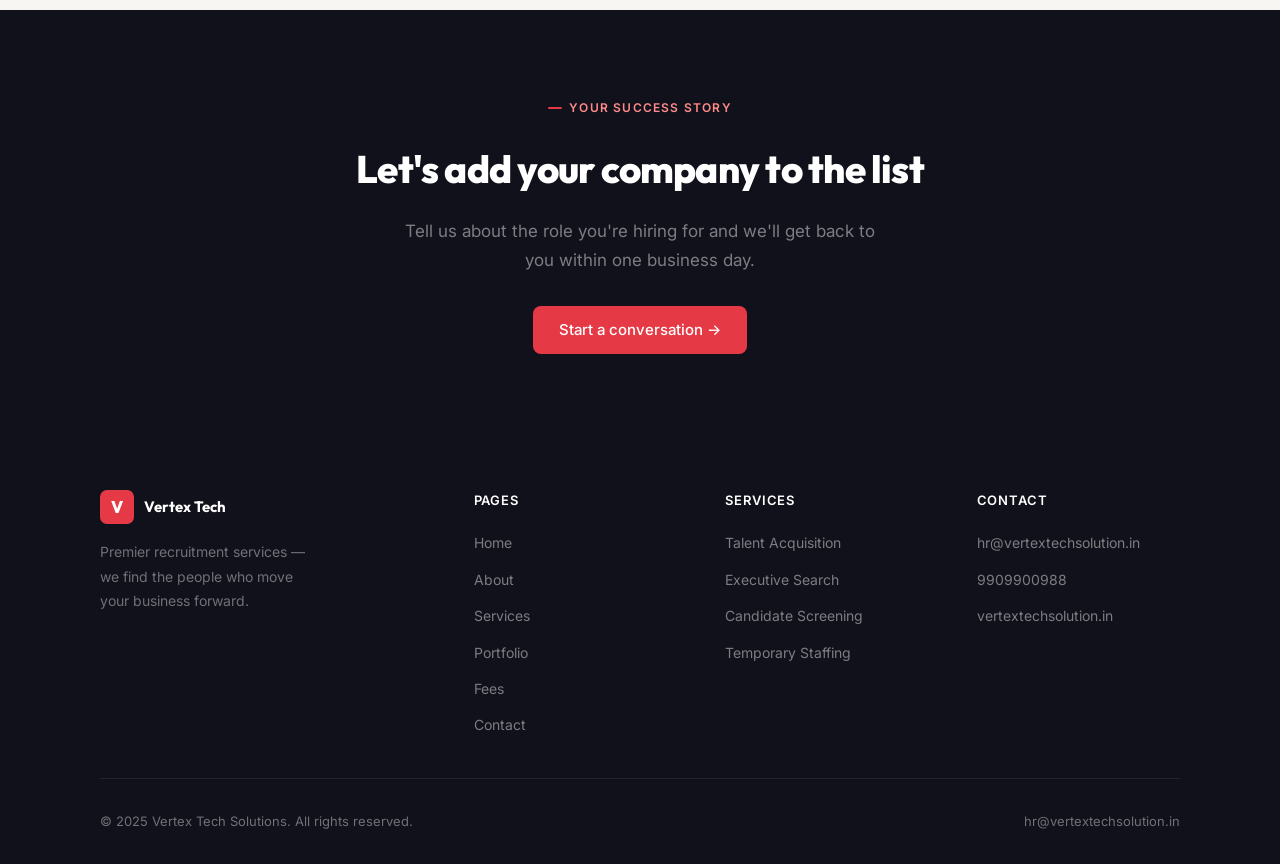
<file: portfolio.html>
<!DOCTYPE html>
<html lang="en">
<head>
<meta charset="UTF-8" />
<meta name="viewport" content="width=device-width, initial-scale=1.0" />
<title>Portfolio — Vertex Tech Solutions</title>
<meta name="description" content="Explore Vertex Tech Solutions' portfolio of successful placements across technology, finance, healthcare, and more." />
<link rel="stylesheet" href="shared.css" />
<style>
/* FILTER BAR */
.filter-bar { display: flex; gap: 10px; flex-wrap: wrap; margin-bottom: 3rem; }
.filter-btn {
  padding: 8px 18px; border-radius: 30px; font-size: 14px; font-weight: 500;
  border: 1.5px solid var(--border); background: transparent; cursor: pointer;
  color: var(--muted); font-family: var(--font-sans); transition: var(--transition);
}
.filter-btn:hover { border-color: var(--dark); color: var(--dark); }
.filter-btn.active { background: var(--dark); color: white; border-color: var(--dark); }

/* PORTFOLIO GRID */
.portfolio-section { background: var(--white); }
.portfolio-grid {
  display: grid; grid-template-columns: repeat(3,1fr); gap: 22px;
}
.portfolio-card {
  border-radius: var(--radius); overflow: hidden;
  background: var(--off-white); border: 1px solid var(--border);
  transition: var(--transition); cursor: pointer;
}
.portfolio-card:hover { box-shadow: var(--shadow-lg); transform: translateY(-4px); border-color: transparent; }

.portfolio-card-visual {
  height: 200px; background: var(--dark);
  position: relative; overflow: hidden;
  display: flex; align-items: center; justify-content: center;
}
.portfolio-card-visual .big-num {
  font-family: var(--font-display); font-weight: 800;
  font-size: 6rem; color: rgba(255,255,255,0.05); line-height: 1;
  position: absolute;
}
.portfolio-card-visual .accent-shape {
  position: absolute; border-radius: 20px; background: var(--red); opacity: 0.15;
  transform: rotate(30deg);
}
.portfolio-card-icon {
  width: 60px; height: 60px; background: var(--red);
  border-radius: 14px; display: flex; align-items: center; justify-content: center;
  position: relative; z-index: 1;
}
.portfolio-card-icon svg { width: 28px; height: 28px; stroke: white; fill: none; stroke-width: 2; stroke-linecap: round; stroke-linejoin: round; }
.portfolio-card-body { padding: 1.5rem; }
.portfolio-card-tag {
  font-size: 11px; font-weight: 600; color: var(--red);
  text-transform: uppercase; letter-spacing: 0.1em; margin-bottom: 0.6rem;
}
.portfolio-card-body h3 { font-size: 16px; font-weight: 600; color: var(--dark); margin-bottom: 0.6rem; }
.portfolio-card-body p { font-size: 13px; color: var(--muted); line-height: 1.65; margin-bottom: 1.25rem; }
.portfolio-card-meta { display: flex; gap: 16px; flex-wrap: wrap; }
.meta-pill {
  display: flex; align-items: center; gap: 5px;
  font-size: 12px; color: var(--muted); font-weight: 500;
}
.meta-pill::before {
  content: ''; width: 5px; height: 5px;
  background: var(--red); border-radius: 50%;
}

/* CASE STUDY STRIP */
.case-studies { background: var(--off-white); }
.case-study-item {
  display: grid; grid-template-columns: 1fr 2fr;
  gap: 3rem; align-items: start;
  padding: 3rem 0; border-bottom: 1px solid var(--border);
}
.case-study-item:last-child { border-bottom: none; }
.cs-label { font-size: 11px; font-weight: 600; color: var(--red); text-transform: uppercase; letter-spacing: 0.1em; margin-bottom: 0.5rem; }
.cs-client { font-family: var(--font-display); font-weight: 800; font-size: 1.5rem; color: var(--dark); line-height: 1.15; }
.cs-industry { font-size: 13px; color: var(--muted); margin-top: 6px; }
.cs-body h4 { font-size: 15px; font-weight: 600; margin-bottom: 0.6rem; color: var(--dark); }
.cs-body p { font-size: 14px; color: var(--muted); line-height: 1.8; margin-bottom: 1rem; }
.cs-results { display: flex; gap: 2rem; flex-wrap: wrap; }
.cs-result .rnum { font-family: var(--font-display); font-weight: 800; font-size: 1.8rem; color: var(--red); line-height: 1; }
.cs-result .rlbl { font-size: 12px; color: var(--muted); margin-top: 3px; }

@media (max-width: 900px) {
  .portfolio-grid { grid-template-columns: repeat(2,1fr); }
  .case-study-item { grid-template-columns: 1fr; gap: 1.5rem; }
}
@media (max-width: 580px) {
  .portfolio-grid { grid-template-columns: 1fr; }
}

[data-reveal] { opacity: 0; transform: translateY(24px); transition: opacity 0.6s ease, transform 0.6s ease; }
[data-reveal].revealed { opacity: 1; transform: none; }
</style>
</head>
<body>

<nav class="navbar">
  <a href="index.html" class="nav-logo">
    <div class="nav-logo-mark"><span>V</span></div>
    <span class="nav-logo-text">Vertex Tech</span>
  </a>
  <ul class="nav-links">
    <li><a href="index.html">Home</a></li>
    <li><a href="about.html">About</a></li>
    <li><a href="services.html">Services</a></li>
    <li><a href="portfolio.html">Portfolio</a></li>
    <li><a href="fees.html">Fees</a></li>
  </ul>
  <a href="contact.html" class="nav-cta">Get in touch</a>
  <div class="nav-hamburger" id="hamburger"><span></span><span></span><span></span></div>
</nav>

<div class="page-wrapper">

<div class="page-hero">
  <div class="page-hero-shape" style="width:380px;height:380px;top:-80px;right:-80px;transform:rotate(28deg);"></div>
  <div class="page-hero-shape" style="width:160px;height:160px;bottom:-30px;left:5%;transform:rotate(15deg);opacity:0.07;"></div>
  <div class="page-hero-inner">
    <div class="badge" style="margin-bottom:1.25rem">Our work</div>
    <h1>Placements that<br>made a <em>difference</em></h1>
    <p>A selection of the roles we've successfully filled — across technology, finance, healthcare, and operations.</p>
  </div>
</div>

<!-- PORTFOLIO -->
<section class="section portfolio-section">
  <div class="container">

    <!-- Filter -->
    <div class="filter-bar">
      <button class="filter-btn active" data-filter="all">All placements</button>
      <button class="filter-btn" data-filter="tech">Technology</button>
      <button class="filter-btn" data-filter="finance">Finance</button>
      <button class="filter-btn" data-filter="health">Healthcare</button>
      <button class="filter-btn" data-filter="ops">Operations</button>
      <button class="filter-btn" data-filter="exec">Executive</button>
    </div>

    <div class="portfolio-grid">

      <div class="portfolio-card" data-category="tech" data-reveal>
        <div class="portfolio-card-visual">
          <div class="big-num">01</div>
          <div class="accent-shape" style="width:160px;height:160px;top:-40px;right:-40px;"></div>
          <div class="portfolio-card-icon"><svg viewBox="0 0 24 24"><polyline points="16 18 22 12 16 6"/><polyline points="8 6 2 12 8 18"/></svg></div>
        </div>
        <div class="portfolio-card-body">
          <div class="portfolio-card-tag">Technology</div>
          <h3>Senior Full-Stack Engineers — FinTech Scale-Up</h3>
          <p>Placed 6 senior engineers with React and Node.js expertise within 45 days, enabling a critical product launch.</p>
          <div class="portfolio-card-meta">
            <span class="meta-pill">6 placements</span>
            <span class="meta-pill">45 days</span>
            <span class="meta-pill">Talent Acquisition</span>
          </div>
        </div>
      </div>

      <div class="portfolio-card" data-category="exec" data-reveal data-reveal-delay="100">
        <div class="portfolio-card-visual">
          <div class="big-num">02</div>
          <div class="accent-shape" style="width:180px;height:180px;bottom:-60px;left:-40px;"></div>
          <div class="portfolio-card-icon"><svg viewBox="0 0 24 24"><circle cx="12" cy="8" r="5"/><path d="M3 21v-2a7 7 0 0 1 14 0v2"/></svg></div>
        </div>
        <div class="portfolio-card-body">
          <div class="portfolio-card-tag">Executive</div>
          <h3>CTO Placement — Series B Healthcare SaaS</h3>
          <p>Identified and placed a CTO from a competing firm through discreet headhunting. Candidate remains in role 18+ months.</p>
          <div class="portfolio-card-meta">
            <span class="meta-pill">1 placement</span>
            <span class="meta-pill">28 days</span>
            <span class="meta-pill">Executive Search</span>
          </div>
        </div>
      </div>

      <div class="portfolio-card" data-category="health" data-reveal data-reveal-delay="200">
        <div class="portfolio-card-visual">
          <div class="big-num">03</div>
          <div class="accent-shape" style="width:140px;height:140px;top:-20px;right:-20px;"></div>
          <div class="portfolio-card-icon"><svg viewBox="0 0 24 24"><path d="M22 12h-4l-3 9L9 3l-3 9H2"/></svg></div>
        </div>
        <div class="portfolio-card-body">
          <div class="portfolio-card-tag">Healthcare</div>
          <h3>Nursing Staff Scale-Up — Private Hospital Group</h3>
          <p>Delivered 22 qualified nursing professionals during a critical Q4 patient surge across 3 hospital locations.</p>
          <div class="portfolio-card-meta">
            <span class="meta-pill">22 placements</span>
            <span class="meta-pill">3 weeks</span>
            <span class="meta-pill">Temporary Staffing</span>
          </div>
        </div>
      </div>

      <div class="portfolio-card" data-category="finance" data-reveal>
        <div class="portfolio-card-visual">
          <div class="big-num">04</div>
          <div class="accent-shape" style="width:200px;height:200px;bottom:-80px;right:-40px;"></div>
          <div class="portfolio-card-icon"><svg viewBox="0 0 24 24"><line x1="12" y1="1" x2="12" y2="23"/><path d="M17 5H9.5a3.5 3.5 0 0 0 0 7h5a3.5 3.5 0 0 1 0 7H6"/></svg></div>
        </div>
        <div class="portfolio-card-body">
          <div class="portfolio-card-tag">Finance</div>
          <h3>Finance Team Build-Out — NBFC Startup</h3>
          <p>Assembled a complete 8-person finance team (CFO, controllers, analysts) for a new non-banking financial company launch.</p>
          <div class="portfolio-card-meta">
            <span class="meta-pill">8 placements</span>
            <span class="meta-pill">60 days</span>
            <span class="meta-pill">Talent Acquisition</span>
          </div>
        </div>
      </div>

      <div class="portfolio-card" data-category="ops" data-reveal data-reveal-delay="100">
        <div class="portfolio-card-visual">
          <div class="big-num">05</div>
          <div class="accent-shape" style="width:160px;height:160px;top:-30px;left:-30px;"></div>
          <div class="portfolio-card-icon"><svg viewBox="0 0 24 24"><rect x="2" y="7" width="20" height="14" rx="2" ry="2"/><path d="M16 21V5a2 2 0 0 0-2-2h-4a2 2 0 0 0-2 2v16"/></svg></div>
        </div>
        <div class="portfolio-card-body">
          <div class="portfolio-card-tag">Operations</div>
          <h3>Ops Leadership — National Logistics Firm</h3>
          <p>Placed a VP of Operations and 3 Regional Managers to support a national expansion into 12 new cities.</p>
          <div class="portfolio-card-meta">
            <span class="meta-pill">4 placements</span>
            <span class="meta-pill">35 days</span>
            <span class="meta-pill">Executive Search</span>
          </div>
        </div>
      </div>

      <div class="portfolio-card" data-category="tech" data-reveal data-reveal-delay="200">
        <div class="portfolio-card-visual">
          <div class="big-num">06</div>
          <div class="accent-shape" style="width:180px;height:180px;top:-40px;right:-50px;"></div>
          <div class="portfolio-card-icon"><svg viewBox="0 0 24 24"><path d="M12 22s8-4 8-10V5l-8-3-8 3v7c0 6 8 10 8 10z"/></svg></div>
        </div>
        <div class="portfolio-card-body">
          <div class="portfolio-card-tag">Technology</div>
          <h3>Cybersecurity Specialists — Enterprise Software</h3>
          <p>Sourced and placed 4 cybersecurity engineers for a BFSI enterprise preparing for ISO 27001 certification.</p>
          <div class="portfolio-card-meta">
            <span class="meta-pill">4 placements</span>
            <span class="meta-pill">21 days</span>
            <span class="meta-pill">Candidate Screening</span>
          </div>
        </div>
      </div>

    </div>
  </div>
</section>

<!-- CASE STUDIES -->
<section class="section case-studies">
  <div class="container">
    <span class="section-tag">Case studies</span>
    <h2 class="section-heading">Deeper look at our<br>best placements</h2>

    <div class="case-study-item" data-reveal>
      <div>
        <div class="cs-label">Case Study 01</div>
        <div class="cs-client">FinServe India</div>
        <div class="cs-industry">FinTech · Bengaluru</div>
      </div>
      <div class="cs-body">
        <h4>Challenge</h4>
        <p>FinServe needed to scale their engineering team from 12 to 30 in under two months ahead of a major product launch. Previous agencies had provided poor-quality candidates that didn't pass technical interviews.</p>
        <h4>Our approach</h4>
        <p>We embedded a dedicated recruiter into their hiring committee, ran structured technical screening with their lead architect, and proactively headhunted candidates from competing firms.</p>
        <div class="cs-results">
          <div class="cs-result"><div class="rnum">18</div><div class="rlbl">Engineers placed</div></div>
          <div class="cs-result"><div class="rnum">42d</div><div class="rlbl">To full team</div></div>
          <div class="cs-result"><div class="rnum">0</div><div class="rlbl">Failed probations</div></div>
        </div>
      </div>
    </div>

    <div class="case-study-item" data-reveal>
      <div>
        <div class="cs-label">Case Study 02</div>
        <div class="cs-client">MediCare Group</div>
        <div class="cs-industry">Healthcare · Mumbai</div>
      </div>
      <div class="cs-body">
        <h4>Challenge</h4>
        <p>A sudden surge in patient volume required MediCare to deploy 20+ qualified nursing staff across three hospitals within 3 weeks — without compromising on clinical credentials or background checks.</p>
        <h4>Our approach</h4>
        <p>We activated our pre-vetted temporary staffing pool, conducted expedited credential verification, and coordinated staggered deployment to all three sites in parallel.</p>
        <div class="cs-results">
          <div class="cs-result"><div class="rnum">22</div><div class="rlbl">Nurses deployed</div></div>
          <div class="cs-result"><div class="rnum">19d</div><div class="rlbl">Total turnaround</div></div>
          <div class="cs-result"><div class="rnum">100%</div><div class="rlbl">Compliance rate</div></div>
        </div>
      </div>
    </div>

    <div class="case-study-item" data-reveal>
      <div>
        <div class="cs-label">Case Study 03</div>
        <div class="cs-client">LogiCore</div>
        <div class="cs-industry">Logistics · Ahmedabad</div>
      </div>
      <div class="cs-body">
        <h4>Challenge</h4>
        <p>Expanding nationally required LogiCore to find a VP of Operations with multi-city experience — a rare profile in their tier-2 city base, complicated by confidentiality requirements.</p>
        <h4>Our approach</h4>
        <p>We ran a discreet executive search, approached 40+ passive candidates, conducted psychometric assessments, and presented a final shortlist of 4 exceptional leaders within 3 weeks.</p>
        <div class="cs-results">
          <div class="cs-result"><div class="rnum">28d</div><div class="rlbl">To shortlist</div></div>
          <div class="cs-result"><div class="rnum">40+</div><div class="rlbl">Candidates assessed</div></div>
          <div class="cs-result"><div class="rnum">4</div><div class="rlbl">Final candidates</div></div>
        </div>
      </div>
    </div>

  </div>
</section>

<!-- CTA -->
<div style="background:var(--dark);padding:5rem 2rem;text-align:center">
  <span class="section-tag" style="color:#ff8a8a;margin-bottom:1.25rem;display:inline-flex">Your success story</span>
  <h2 style="font-family:var(--font-display);font-weight:800;font-size:clamp(1.8rem,3vw,2.4rem);color:white;margin-bottom:1rem;letter-spacing:-0.02em">Let's add your company to the list</h2>
  <p style="font-size:17px;color:rgba(255,255,255,0.45);max-width:500px;margin:0 auto 2rem">Tell us about the role you're hiring for and we'll get back to you within one business day.</p>
  <a href="contact.html" class="btn btn-primary">Start a conversation →</a>
</div>

<footer class="footer">
  <div class="footer-grid">
    <div>
      <div class="footer-brand-logo">
        <div class="mark"><span>V</span></div>
        <div class="name">Vertex Tech</div>
      </div>
      <p class="footer-brand-desc">Premier recruitment services — we find the people who move your business forward.</p>
    </div>
    <div class="footer-col">
      <h4>Pages</h4>
      <ul>
        <li><a href="index.html">Home</a></li>
        <li><a href="about.html">About</a></li>
        <li><a href="services.html">Services</a></li>
        <li><a href="portfolio.html">Portfolio</a></li>
        <li><a href="fees.html">Fees</a></li>
        <li><a href="contact.html">Contact</a></li>
      </ul>
    </div>
    <div class="footer-col">
      <h4>Services</h4>
      <ul>
        <li><a href="services.html">Talent Acquisition</a></li>
        <li><a href="services.html">Executive Search</a></li>
        <li><a href="services.html">Candidate Screening</a></li>
        <li><a href="services.html">Temporary Staffing</a></li>
      </ul>
    </div>
    <div class="footer-col">
      <h4>Contact</h4>
      <ul>
        <li><a href="mailto:hr@vertextechsolution.in">hr@vertextechsolution.in</a></li>
        <li><a href="tel:9909900988">9909900988</a></li>
        <li><a href="http://www.vertextechsolution.in" target="_blank">vertextechsolution.in</a></li>
      </ul>
    </div>
  </div>
  <div class="footer-bottom">
    <span>© 2025 Vertex Tech Solutions. All rights reserved.</span>
    <a href="mailto:hr@vertextechsolution.in">hr@vertextechsolution.in</a>
  </div>
</footer>
</div>

<script src="shared.js"></script>
</body>
</html>
</file>
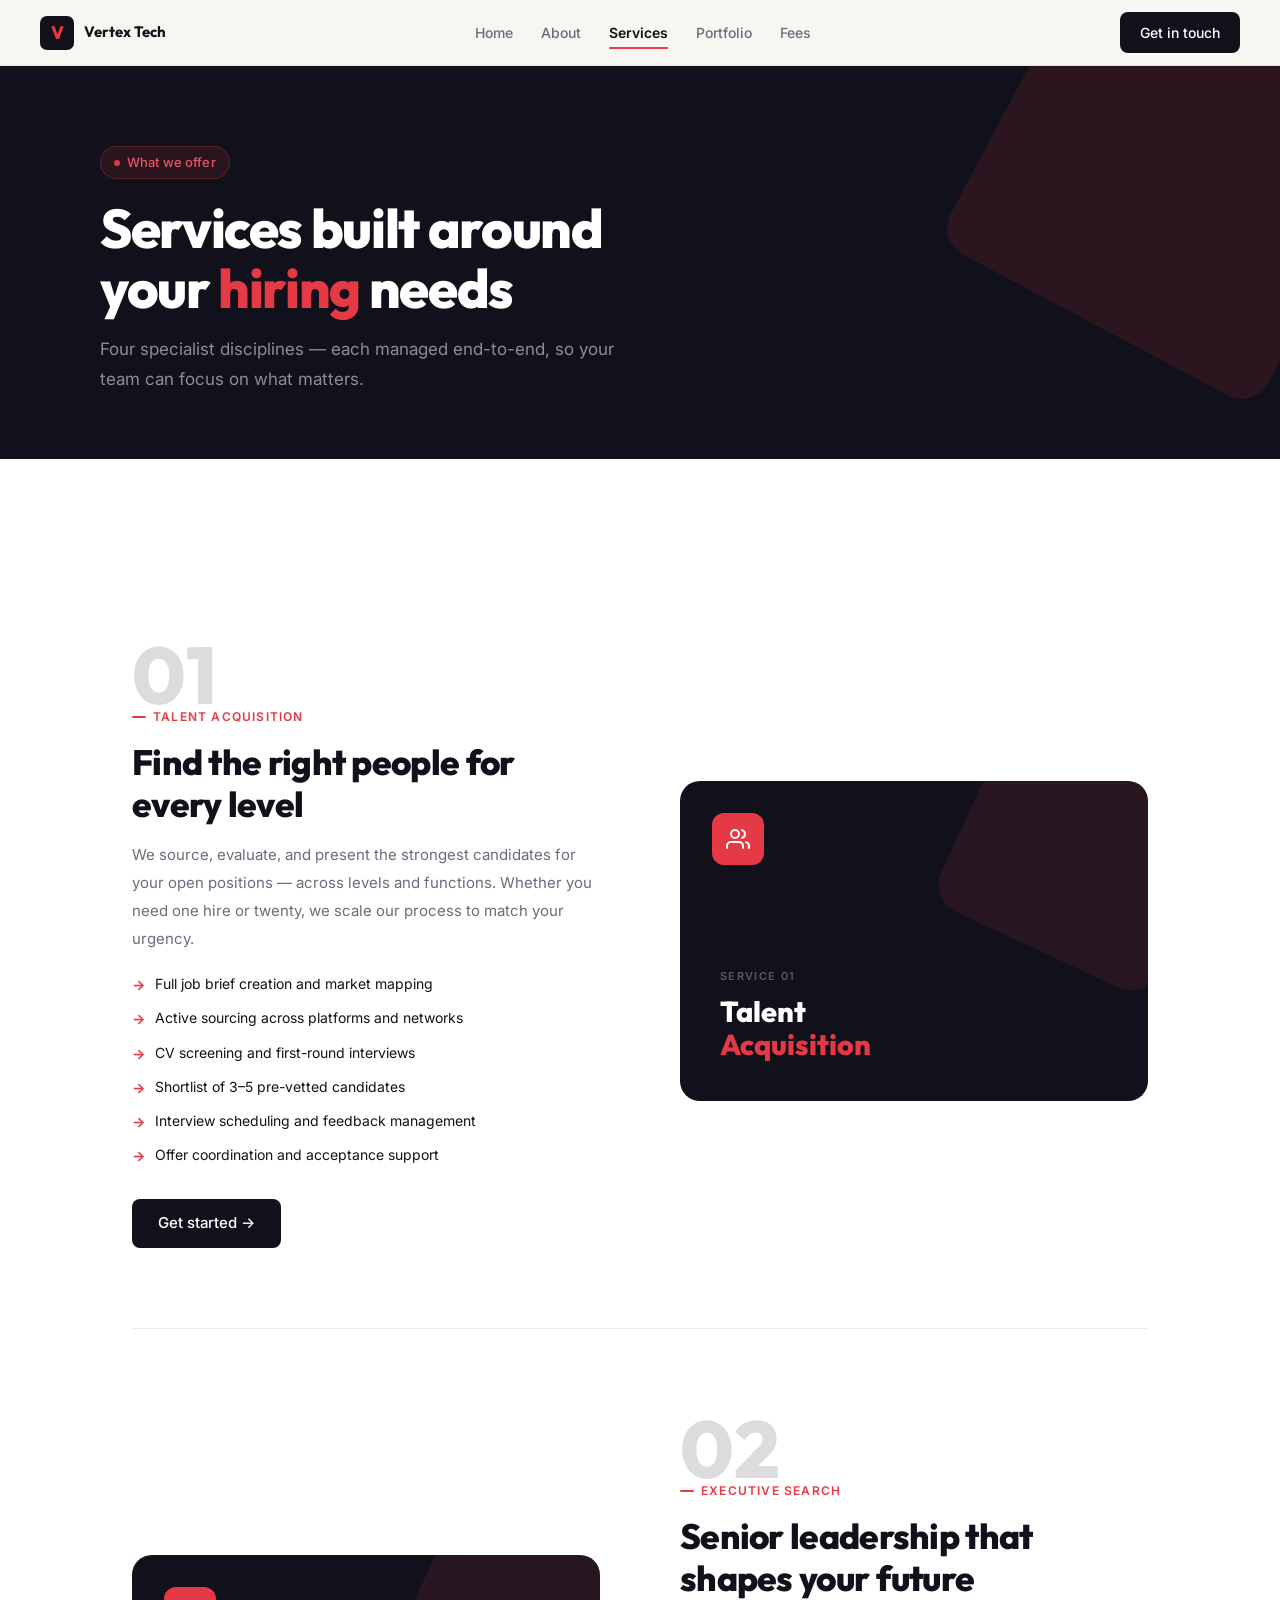
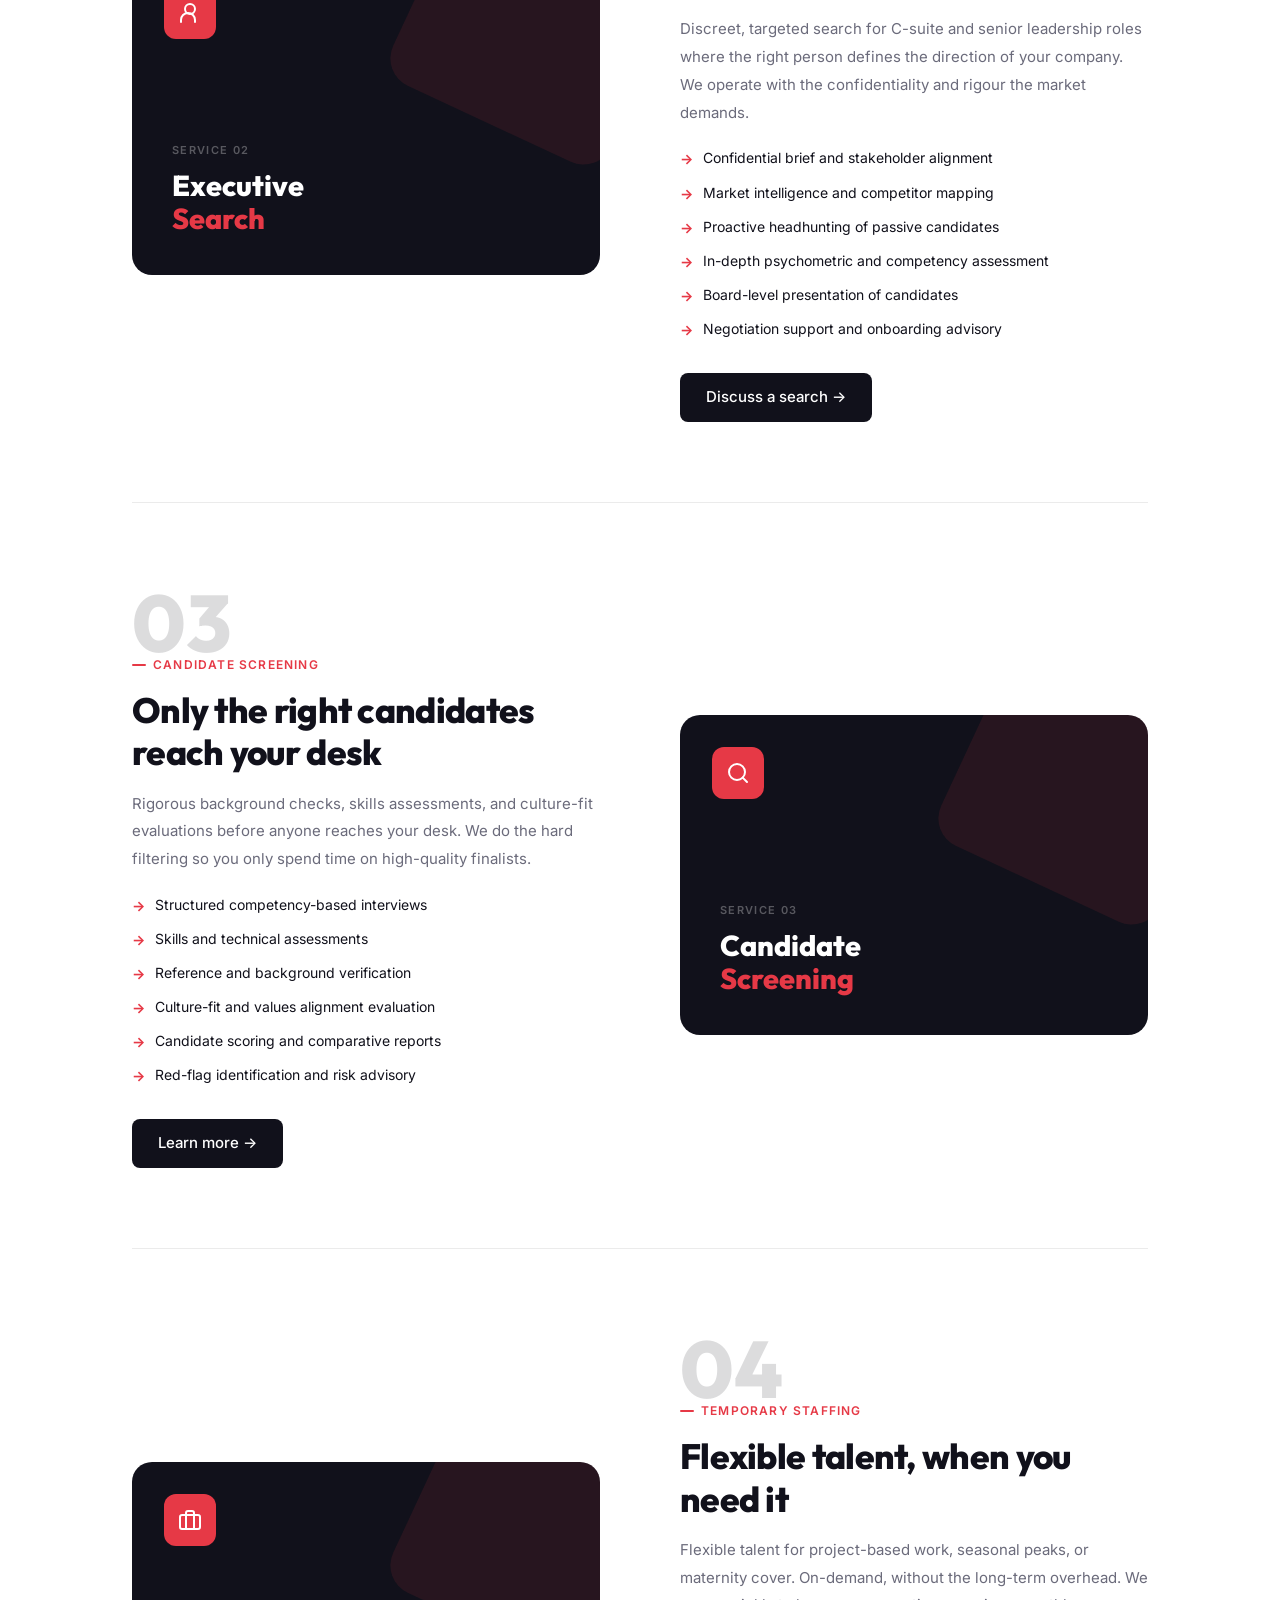
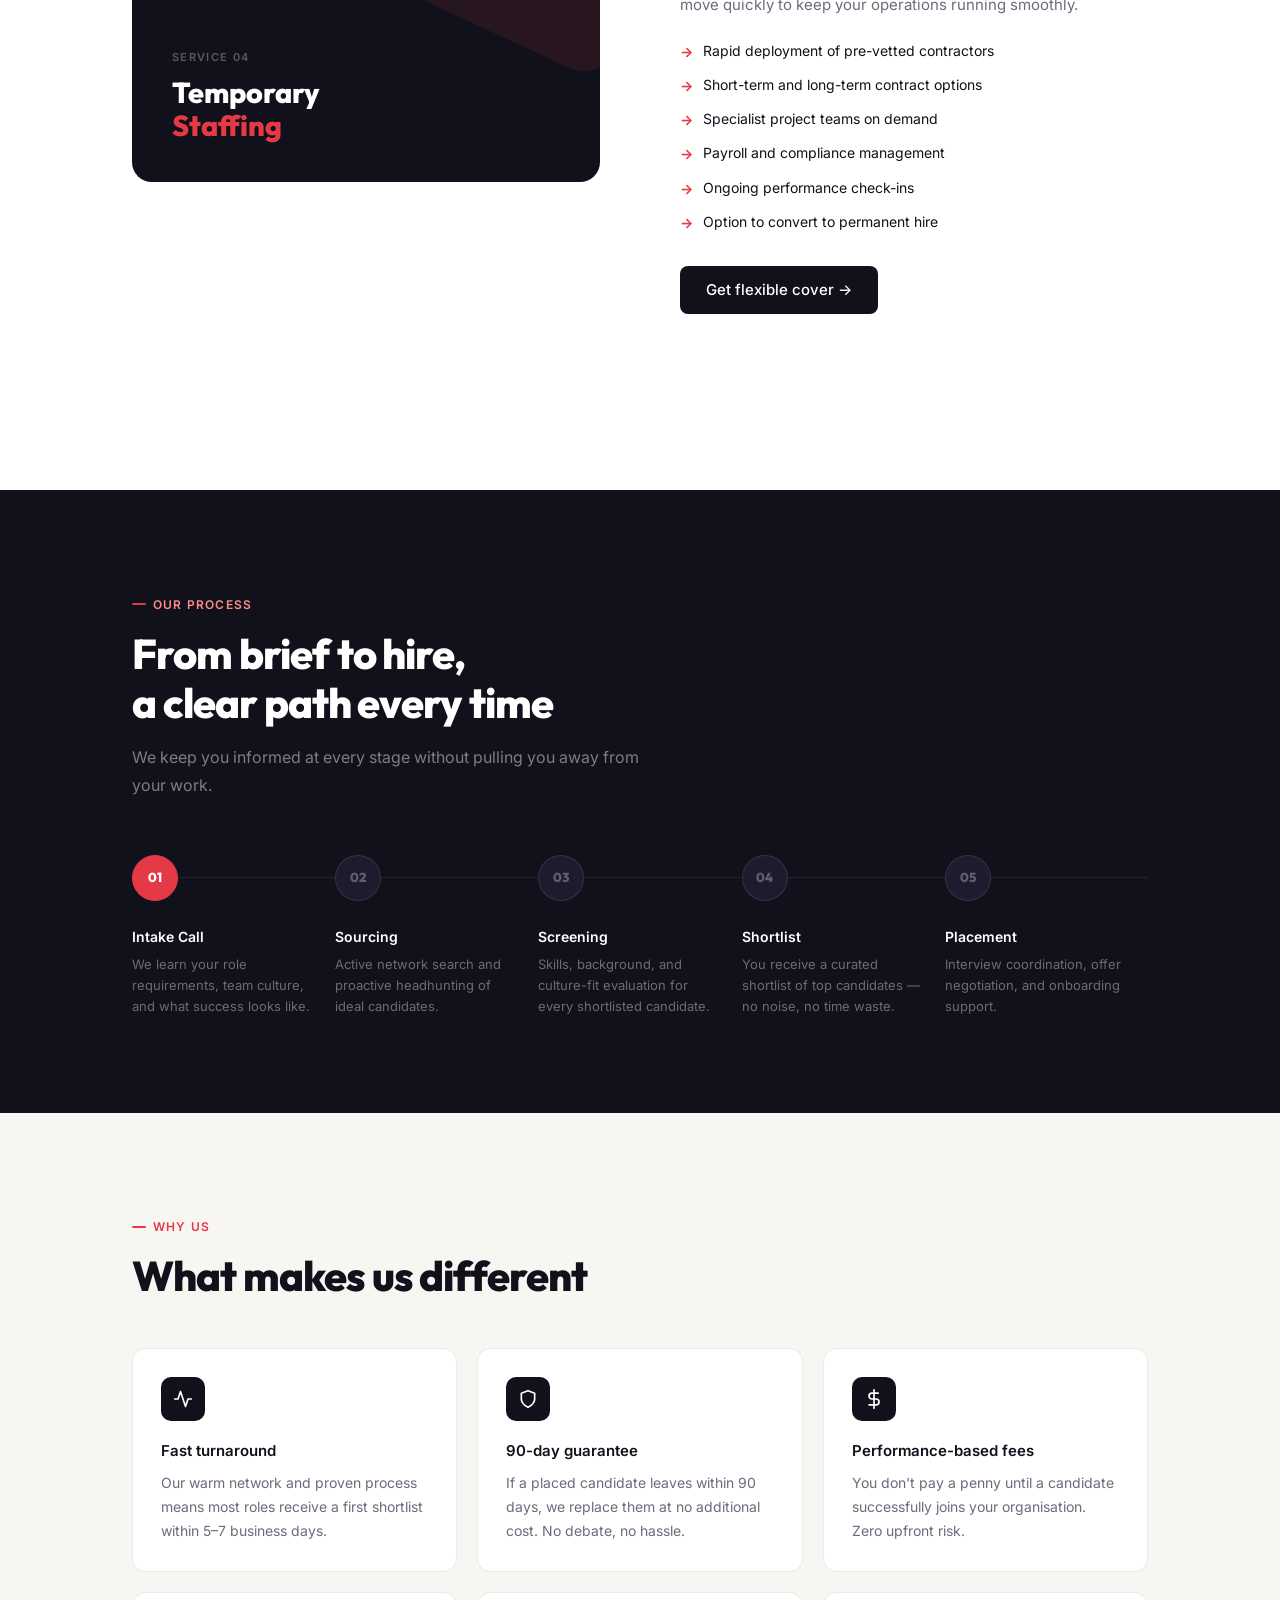
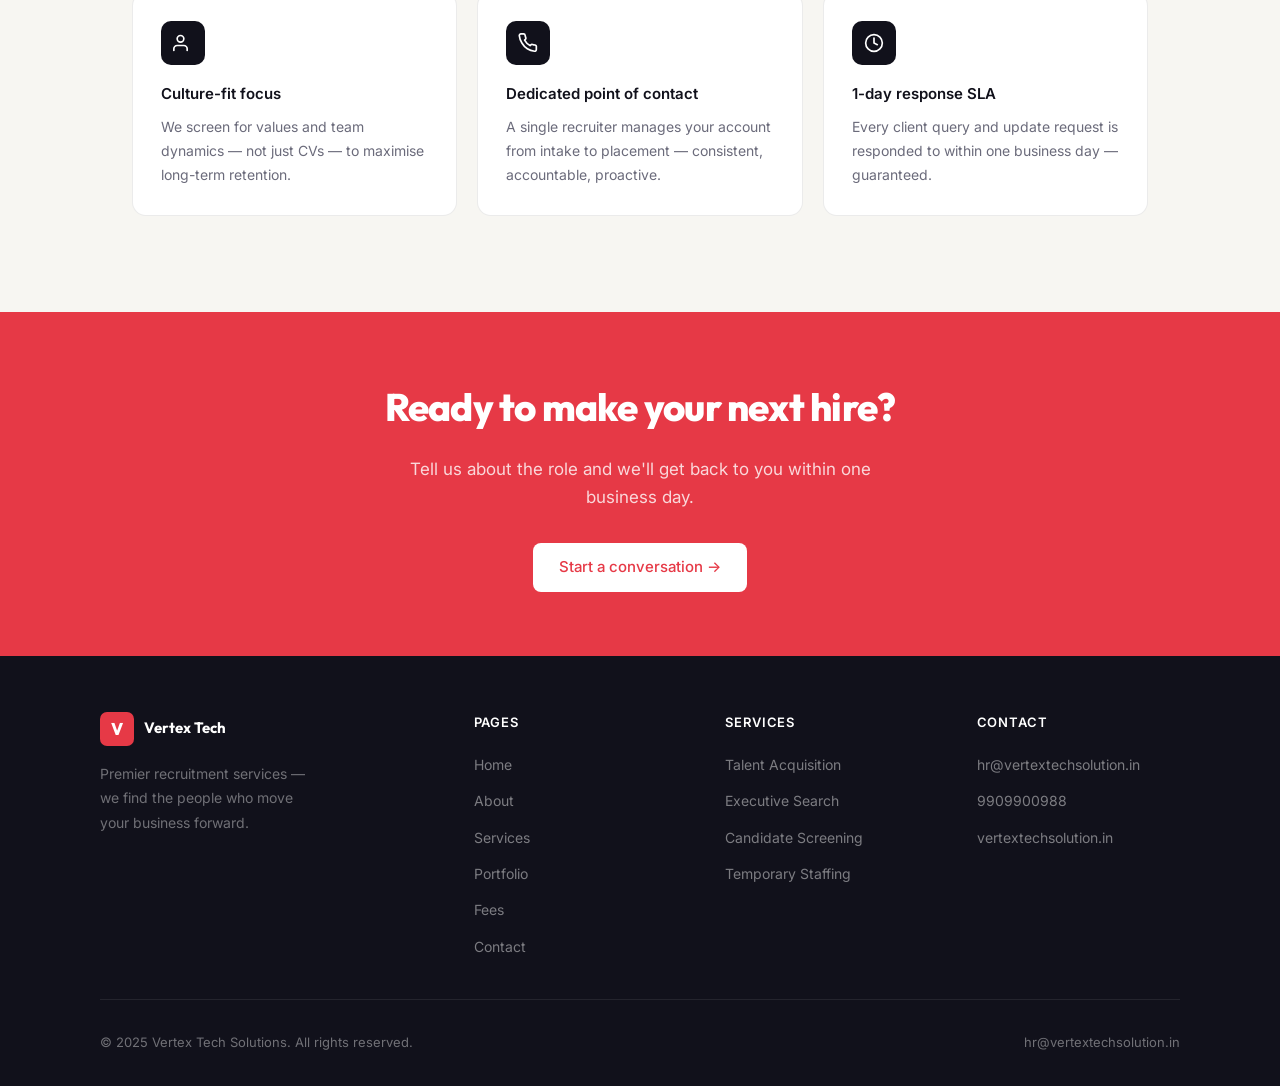
<file: services.html>
<!DOCTYPE html>
<html lang="en">
<head>
<meta charset="UTF-8" />
<meta name="viewport" content="width=device-width, initial-scale=1.0" />
<title>Services — Vertex Tech Solutions</title>
<meta name="description" content="Explore Vertex Tech Solutions' recruitment services: Talent Acquisition, Executive Search, Candidate Screening, and Temporary Staffing." />
<link rel="stylesheet" href="shared.css" />
<style>
/* SERVICES DETAIL */
.services-detail { background: var(--white); }
.service-detail-item {
  display: grid; grid-template-columns: 1fr 1fr;
  gap: 5rem; align-items: center;
  padding: 5rem 0;
  border-bottom: 1px solid var(--border);
}
.service-detail-item:last-child { border-bottom: none; }
.service-detail-item.reverse .service-detail-visual { order: -1; }

.service-detail-text {}
.service-detail-text .service-num-large {
  font-family: var(--font-display); font-weight: 800; font-size: 5rem;
  color: rgba(17, 17, 27, 0.15); line-height: 1; margin-bottom: -1rem;
}
.service-detail-text h2 { font-family: var(--font-display); font-weight: 800; font-size: clamp(1.6rem,2.8vw,2.2rem); color: var(--dark); letter-spacing: -0.02em; line-height: 1.2; margin-bottom: 1rem; }
.service-detail-text p { font-size: 15px; color: var(--muted); line-height: 1.85; margin-bottom: 1.25rem; }
.service-includes { list-style: none; display: flex; flex-direction: column; gap: 10px; margin-bottom: 2rem; }
.service-includes li {
  display: flex; gap: 10px; align-items: flex-start;
  font-size: 14px; color: var(--dark);
}
.service-includes li::before {
  content: '→'; color: var(--red); font-weight: 700;
  margin-top: 1px; flex-shrink: 0;
}

.service-detail-visual {
  background: var(--dark); border-radius: var(--radius-lg);
  padding: 2.5rem; position: relative; overflow: hidden; min-height: 320px;
  display: flex; flex-direction: column; justify-content: flex-end;
}
.service-detail-visual::before {
  content: ''; position: absolute;
  top: -60px; right: -60px; width: 240px; height: 240px;
  background: var(--red); opacity: 0.1; border-radius: 30px; transform: rotate(25deg);
}
.sdv-icon {
  position: absolute; top: 2rem; left: 2rem;
  width: 52px; height: 52px; background: var(--red);
  border-radius: 12px; display: flex; align-items: center; justify-content: center;
}
.sdv-icon svg { width: 24px; height: 24px; stroke: white; fill: none; stroke-width: 2; stroke-linecap: round; stroke-linejoin: round; }
.sdv-tag {
  font-size: 11px; font-weight: 600; color: rgba(255,255,255,0.3);
  text-transform: uppercase; letter-spacing: 0.12em; margin-bottom: 0.6rem; position: relative; z-index: 1;
}
.sdv-title { font-family: var(--font-display); font-weight: 800; font-size: 1.8rem; color: white; line-height: 1.15; position: relative; z-index: 1; }
.sdv-title em { color: var(--red); font-style: normal; }

/* PROCESS */
.process-section { background: var(--dark); }
.process-section .section-heading { color: white; }
.process-section .section-sub { color: rgba(255,255,255,0.45); }
.process-grid {
  display: grid; grid-template-columns: repeat(5,1fr);
  gap: 0; margin-top: 3.5rem;
  position: relative;
}
.process-grid::before {
  content: ''; position: absolute; top: 22px;
  left: 0; right: 0; height: 1px;
  background: rgba(255,255,255,0.07);
}
.process-step { padding-right: 1.5rem; }
.process-dot {
  width: 46px; height: 46px; border-radius: 50%;
  border: 1px solid rgba(255,255,255,0.1);
  display: flex; align-items: center; justify-content: center;
  font-family: var(--font-display); font-weight: 800; font-size: 13px;
  color: rgba(255,255,255,0.3); background: var(--dark-2);
  margin-bottom: 1.5rem; position: relative; z-index: 1;
  transition: var(--transition);
}
.process-step.active .process-dot { background: var(--red); color: white; border-color: var(--red); }
.process-step h4 { font-size: 14px; font-weight: 600; color: white; margin-bottom: 0.4rem; }
.process-step p { font-size: 13px; color: rgba(255,255,255,0.38); line-height: 1.6; }

/* WHY US */
.why-us { background: var(--off-white); }
.why-us-grid { display: grid; grid-template-columns: repeat(3,1fr); gap: 20px; margin-top: 3rem; }
.why-item {
  background: var(--white); border: 1px solid var(--border);
  border-radius: var(--radius); padding: 1.75rem;
  transition: var(--transition);
}
.why-item:hover { box-shadow: var(--shadow-lg); transform: translateY(-3px); }
.why-item .icon-box { margin-bottom: 1.1rem; }
.why-item h3 { font-size: 15px; font-weight: 600; margin-bottom: 0.5rem; }
.why-item p { font-size: 14px; color: var(--muted); line-height: 1.7; }

@media (max-width: 900px) {
  .service-detail-item { grid-template-columns: 1fr; gap: 2.5rem; }
  .service-detail-item.reverse .service-detail-visual { order: 0; }
  .process-grid { grid-template-columns: 1fr; gap: 2rem; }
  .process-grid::before { display: none; }
  .why-us-grid { grid-template-columns: 1fr 1fr; }
}
@media (max-width: 580px) {
  .why-us-grid { grid-template-columns: 1fr; }
}

[data-reveal] { opacity: 0; transform: translateY(24px); transition: opacity 0.6s ease, transform 0.6s ease; }
[data-reveal].revealed { opacity: 1; transform: none; }
</style>
</head>
<body>

<nav class="navbar">
  <a href="index.html" class="nav-logo">
    <div class="nav-logo-mark"><span>V</span></div>
    <span class="nav-logo-text">Vertex Tech</span>
  </a>
  <ul class="nav-links">
    <li><a href="index.html">Home</a></li>
    <li><a href="about.html">About</a></li>
    <li><a href="services.html">Services</a></li>
    <li><a href="portfolio.html">Portfolio</a></li>
    <li><a href="fees.html">Fees</a></li>
  </ul>
  <a href="contact.html" class="nav-cta">Get in touch</a>
  <div class="nav-hamburger" id="hamburger"><span></span><span></span><span></span></div>
</nav>

<div class="page-wrapper">

<div class="page-hero">
  <div class="page-hero-shape" style="width:360px;height:360px;top:-80px;right:-80px;transform:rotate(28deg);"></div>
  <div class="page-hero-inner">
    <div class="badge" style="margin-bottom:1.25rem">What we offer</div>
    <h1>Services built around<br>your <em>hiring</em> needs</h1>
    <p>Four specialist disciplines — each managed end-to-end, so your team can focus on what matters.</p>
  </div>
</div>

<!-- SERVICES DETAIL -->
<section class="section services-detail">
  <div class="container">

    <!-- 01 Talent Acquisition -->
    <div class="service-detail-item" data-reveal>
      <div class="service-detail-text">
        <div class="service-num-large">01</div>
        <span class="section-tag">Talent Acquisition</span>
        <h2>Find the right people for every level</h2>
        <p>We source, evaluate, and present the strongest candidates for your open positions — across levels and functions. Whether you need one hire or twenty, we scale our process to match your urgency.</p>
        <ul class="service-includes">
          <li>Full job brief creation and market mapping</li>
          <li>Active sourcing across platforms and networks</li>
          <li>CV screening and first-round interviews</li>
          <li>Shortlist of 3–5 pre-vetted candidates</li>
          <li>Interview scheduling and feedback management</li>
          <li>Offer coordination and acceptance support</li>
        </ul>
        <a href="contact.html" class="btn btn-dark">Get started →</a>
      </div>
      <div class="service-detail-visual">
        <div class="sdv-icon">
          <svg viewBox="0 0 24 24"><path d="M17 21v-2a4 4 0 0 0-4-4H5a4 4 0 0 0-4 4v2"/><circle cx="9" cy="7" r="4"/><path d="M23 21v-2a4 4 0 0 0-3-3.87"/><path d="M16 3.13a4 4 0 0 1 0 7.75"/></svg>
        </div>
        <div class="sdv-tag">Service 01</div>
        <div class="sdv-title">Talent<br><em>Acquisition</em></div>
      </div>
    </div>

    <!-- 02 Executive Search -->
    <div class="service-detail-item reverse" data-reveal>
      <div class="service-detail-text">
        <div class="service-num-large">02</div>
        <span class="section-tag">Executive Search</span>
        <h2>Senior leadership that shapes your future</h2>
        <p>Discreet, targeted search for C-suite and senior leadership roles where the right person defines the direction of your company. We operate with the confidentiality and rigour the market demands.</p>
        <ul class="service-includes">
          <li>Confidential brief and stakeholder alignment</li>
          <li>Market intelligence and competitor mapping</li>
          <li>Proactive headhunting of passive candidates</li>
          <li>In-depth psychometric and competency assessment</li>
          <li>Board-level presentation of candidates</li>
          <li>Negotiation support and onboarding advisory</li>
        </ul>
        <a href="contact.html" class="btn btn-dark">Discuss a search →</a>
      </div>
      <div class="service-detail-visual">
        <div class="sdv-icon">
          <svg viewBox="0 0 24 24"><circle cx="12" cy="8" r="5"/><path d="M3 21v-2a7 7 0 0 1 14 0v2"/></svg>
        </div>
        <div class="sdv-tag">Service 02</div>
        <div class="sdv-title">Executive<br><em>Search</em></div>
      </div>
    </div>

    <!-- 03 Candidate Screening -->
    <div class="service-detail-item" data-reveal>
      <div class="service-detail-text">
        <div class="service-num-large">03</div>
        <span class="section-tag">Candidate Screening</span>
        <h2>Only the right candidates reach your desk</h2>
        <p>Rigorous background checks, skills assessments, and culture-fit evaluations before anyone reaches your desk. We do the hard filtering so you only spend time on high-quality finalists.</p>
        <ul class="service-includes">
          <li>Structured competency-based interviews</li>
          <li>Skills and technical assessments</li>
          <li>Reference and background verification</li>
          <li>Culture-fit and values alignment evaluation</li>
          <li>Candidate scoring and comparative reports</li>
          <li>Red-flag identification and risk advisory</li>
        </ul>
        <a href="contact.html" class="btn btn-dark">Learn more →</a>
      </div>
      <div class="service-detail-visual">
        <div class="sdv-icon">
          <svg viewBox="0 0 24 24"><circle cx="11" cy="11" r="8"/><line x1="21" y1="21" x2="16.65" y2="16.65"/></svg>
        </div>
        <div class="sdv-tag">Service 03</div>
        <div class="sdv-title">Candidate<br><em>Screening</em></div>
      </div>
    </div>

    <!-- 04 Temporary Staffing -->
    <div class="service-detail-item reverse" data-reveal>
      <div class="service-detail-text">
        <div class="service-num-large">04</div>
        <span class="section-tag">Temporary Staffing</span>
        <h2>Flexible talent, when you need it</h2>
        <p>Flexible talent for project-based work, seasonal peaks, or maternity cover. On-demand, without the long-term overhead. We move quickly to keep your operations running smoothly.</p>
        <ul class="service-includes">
          <li>Rapid deployment of pre-vetted contractors</li>
          <li>Short-term and long-term contract options</li>
          <li>Specialist project teams on demand</li>
          <li>Payroll and compliance management</li>
          <li>Ongoing performance check-ins</li>
          <li>Option to convert to permanent hire</li>
        </ul>
        <a href="contact.html" class="btn btn-dark">Get flexible cover →</a>
      </div>
      <div class="service-detail-visual">
        <div class="sdv-icon">
          <svg viewBox="0 0 24 24"><rect x="2" y="7" width="20" height="14" rx="2" ry="2"/><path d="M16 21V5a2 2 0 0 0-2-2h-4a2 2 0 0 0-2 2v16"/></svg>
        </div>
        <div class="sdv-tag">Service 04</div>
        <div class="sdv-title">Temporary<br><em>Staffing</em></div>
      </div>
    </div>

  </div>
</section>

<!-- PROCESS -->
<section class="section process-section">
  <div class="container">
    <span class="section-tag" style="color:#ff8a8a">Our process</span>
    <h2 class="section-heading">From brief to hire,<br>a clear path every time</h2>
    <p class="section-sub">We keep you informed at every stage without pulling you away from your work.</p>
    <div class="process-grid">
      <div class="process-step active" data-reveal>
        <div class="process-dot">01</div>
        <h4>Intake Call</h4>
        <p>We learn your role requirements, team culture, and what success looks like.</p>
      </div>
      <div class="process-step" data-reveal data-reveal-delay="100">
        <div class="process-dot">02</div>
        <h4>Sourcing</h4>
        <p>Active network search and proactive headhunting of ideal candidates.</p>
      </div>
      <div class="process-step" data-reveal data-reveal-delay="200">
        <div class="process-dot">03</div>
        <h4>Screening</h4>
        <p>Skills, background, and culture-fit evaluation for every shortlisted candidate.</p>
      </div>
      <div class="process-step" data-reveal data-reveal-delay="300">
        <div class="process-dot">04</div>
        <h4>Shortlist</h4>
        <p>You receive a curated shortlist of top candidates — no noise, no time waste.</p>
      </div>
      <div class="process-step" data-reveal data-reveal-delay="400">
        <div class="process-dot">05</div>
        <h4>Placement</h4>
        <p>Interview coordination, offer negotiation, and onboarding support.</p>
      </div>
    </div>
  </div>
</section>

<!-- WHY US -->
<section class="section why-us">
  <div class="container">
    <span class="section-tag">Why us</span>
    <h2 class="section-heading">What makes us different</h2>
    <div class="why-us-grid">
      <div class="why-item" data-reveal>
        <div class="icon-box icon-box-dark"><svg viewBox="0 0 24 24"><polyline points="22 12 18 12 15 21 9 3 6 12 2 12"/></svg></div>
        <h3>Fast turnaround</h3>
        <p>Our warm network and proven process means most roles receive a first shortlist within 5–7 business days.</p>
      </div>
      <div class="why-item" data-reveal data-reveal-delay="100">
        <div class="icon-box icon-box-dark"><svg viewBox="0 0 24 24"><path d="M12 22s8-4 8-10V5l-8-3-8 3v7c0 6 8 10 8 10z"/></svg></div>
        <h3>90-day guarantee</h3>
        <p>If a placed candidate leaves within 90 days, we replace them at no additional cost. No debate, no hassle.</p>
      </div>
      <div class="why-item" data-reveal data-reveal-delay="200">
        <div class="icon-box icon-box-dark"><svg viewBox="0 0 24 24"><line x1="12" y1="1" x2="12" y2="23"/><path d="M17 5H9.5a3.5 3.5 0 0 0 0 7h5a3.5 3.5 0 0 1 0 7H6"/></svg></div>
        <h3>Performance-based fees</h3>
        <p>You don't pay a penny until a candidate successfully joins your organisation. Zero upfront risk.</p>
      </div>
      <div class="why-item" data-reveal>
        <div class="icon-box icon-box-dark"><svg viewBox="0 0 24 24"><path d="M17 21v-2a4 4 0 0 0-4-4H5a4 4 0 0 0-4 4v2"/><circle cx="9" cy="7" r="4"/></svg></div>
        <h3>Culture-fit focus</h3>
        <p>We screen for values and team dynamics — not just CVs — to maximise long-term retention.</p>
      </div>
      <div class="why-item" data-reveal data-reveal-delay="100">
        <div class="icon-box icon-box-dark"><svg viewBox="0 0 24 24"><path d="M22 16.92v3a2 2 0 0 1-2.18 2 19.79 19.79 0 0 1-8.63-3.07A19.5 19.5 0 0 1 4.69 12 19.79 19.79 0 0 1 1.61 3.38 2 2 0 0 1 3.58 1h3a2 2 0 0 1 2 1.72c.127.96.361 1.903.7 2.81a2 2 0 0 1-.45 2.11L7.91 8.54a16 16 0 0 0 6.55 6.55l.92-.92a2 2 0 0 1 2.11-.45c.907.339 1.85.573 2.81.7A2 2 0 0 1 22 16.92z"/></svg></div>
        <h3>Dedicated point of contact</h3>
        <p>A single recruiter manages your account from intake to placement — consistent, accountable, proactive.</p>
      </div>
      <div class="why-item" data-reveal data-reveal-delay="200">
        <div class="icon-box icon-box-dark"><svg viewBox="0 0 24 24"><circle cx="12" cy="12" r="10"/><polyline points="12 6 12 12 16 14"/></svg></div>
        <h3>1-day response SLA</h3>
        <p>Every client query and update request is responded to within one business day — guaranteed.</p>
      </div>
    </div>
  </div>
</section>

<!-- CTA BAND -->
<div style="background:var(--red);padding:4rem 2rem;text-align:center">
  <h2 style="font-family:var(--font-display);font-weight:800;font-size:clamp(1.8rem,3vw,2.4rem);color:white;margin-bottom:1rem;letter-spacing:-0.02em">Ready to make your next hire?</h2>
  <p style="font-size:17px;color:rgba(255,255,255,0.8);max-width:500px;margin:0 auto 2rem">Tell us about the role and we'll get back to you within one business day.</p>
  <a href="contact.html" class="btn" style="background:white;color:var(--red)">Start a conversation →</a>
</div>

<footer class="footer">
  <div class="footer-grid">
    <div>
      <div class="footer-brand-logo">
        <div class="mark"><span>V</span></div>
        <div class="name">Vertex Tech</div>
      </div>
      <p class="footer-brand-desc">Premier recruitment services — we find the people who move your business forward.</p>
    </div>
    <div class="footer-col">
      <h4>Pages</h4>
      <ul>
        <li><a href="index.html">Home</a></li>
        <li><a href="about.html">About</a></li>
        <li><a href="services.html">Services</a></li>
        <li><a href="portfolio.html">Portfolio</a></li>
        <li><a href="fees.html">Fees</a></li>
        <li><a href="contact.html">Contact</a></li>
      </ul>
    </div>
    <div class="footer-col">
      <h4>Services</h4>
      <ul>
        <li><a href="services.html">Talent Acquisition</a></li>
        <li><a href="services.html">Executive Search</a></li>
        <li><a href="services.html">Candidate Screening</a></li>
        <li><a href="services.html">Temporary Staffing</a></li>
      </ul>
    </div>
    <div class="footer-col">
      <h4>Contact</h4>
      <ul>
        <li><a href="mailto:hr@vertextechsolution.in">hr@vertextechsolution.in</a></li>
        <li><a href="tel:9909900988">9909900988</a></li>
        <li><a href="http://www.vertextechsolution.in" target="_blank">vertextechsolution.in</a></li>
      </ul>
    </div>
  </div>
  <div class="footer-bottom">
    <span>© 2025 Vertex Tech Solutions. All rights reserved.</span>
    <a href="mailto:hr@vertextechsolution.in">hr@vertextechsolution.in</a>
  </div>
</footer>
</div>

<script src="shared.js"></script>
</body>
</html>
</file>
<file: shared.css>
/* ============================================================
   SHARED DESIGN SYSTEM — Vertex Tech Solutions
   ============================================================ */

@import url('https://fonts.googleapis.com/css2?family=Inter:wght@400;500;600&family=Outfit:wght@700;800&display=swap');

*, *::before, *::after { box-sizing: border-box; margin: 0; padding: 0; }

:root {
  --red: #e63946;
  --red-dark: #c1121f;
  --red-light: rgba(230,57,70,0.12);
  --dark: #11111b;
  --dark-2: #1c1c2e;
  --dark-3: #252538;
  --off-white: #f7f6f2;
  --white: #ffffff;
  --muted: #6b6b7b;
  --border: rgba(0,0,0,0.08);
  --border-dark: rgba(255,255,255,0.08);
  --radius: 14px;
  --radius-sm: 8px;
  --radius-lg: 20px;
  --shadow: 0 4px 24px rgba(0,0,0,0.07);
  --shadow-lg: 0 16px 48px rgba(0,0,0,0.12);
  --transition: all 0.28s cubic-bezier(0.4, 0, 0.2, 1);
  --font-sans: 'Inter', sans-serif;
  --font-display: 'Outfit', sans-serif;
}

html { scroll-behavior: smooth; font-size: 16px; }

body {
  font-family: var(--font-sans);
  background: var(--off-white);
  color: var(--dark);
  line-height: 1.65;
  min-height: 100vh;
  display: flex;
  flex-direction: column;
  overflow-x: hidden;
}

/* ─── PAGE TRANSITION ─── */
.page-wrapper {
  flex: 1;
  animation: fadeUp 0.55s cubic-bezier(0.4, 0, 0.2, 1) both;
}
@keyframes fadeUp {
  from { opacity: 0; transform: translateY(28px); }
  to   { opacity: 1; transform: translateY(0); }
}

/* ─── NAVBAR ─── */
.navbar {
  position: sticky; top: 0; z-index: 200;
  background: rgba(247,246,242,0.93);
  backdrop-filter: blur(14px);
  -webkit-backdrop-filter: blur(14px);
  border-bottom: 1px solid var(--border);
  height: 66px;
  display: flex; align-items: center;
  padding: 0 2.5rem;
  justify-content: space-between;
  transition: var(--transition);
}
.navbar.scrolled {
  box-shadow: 0 2px 16px rgba(0,0,0,0.06);
}
.nav-logo {
  display: flex; align-items: center; gap: 10px;
  text-decoration: none;
}
.nav-logo-mark {
  width: 34px; height: 34px;
  background: var(--dark); border-radius: 7px;
  display: flex; align-items: center; justify-content: center;
  flex-shrink: 0;
}
.nav-logo-mark span {
  font-family: var(--font-display);
  font-weight: 800; font-size: 18px;
  color: var(--red); line-height: 1;
}
.nav-logo-text {
  font-family: var(--font-display);
  font-weight: 700; font-size: 15px;
  color: var(--dark);
}
.nav-links {
  display: flex; gap: 0.25rem; list-style: none; align-items: center;
}
.nav-links a {
  font-size: 14px; color: var(--muted);
  text-decoration: none; padding: 6px 12px;
  border-radius: var(--radius-sm);
  transition: var(--transition);
  font-weight: 500;
  position: relative;
}
.nav-links a:hover { color: var(--dark); background: rgba(0,0,0,0.04); }
.nav-links a.active {
  color: var(--dark); font-weight: 600;
}
.nav-links a.active::after {
  content: '';
  position: absolute; bottom: -2px; left: 12px; right: 12px;
  height: 2px; background: var(--red); border-radius: 2px;
}
.nav-cta {
  background: var(--dark); color: white;
  padding: 9px 20px; border-radius: var(--radius-sm);
  font-size: 14px; font-weight: 500;
  text-decoration: none; transition: var(--transition);
  white-space: nowrap;
}
.nav-cta:hover { background: var(--red); transform: translateY(-1px); }
.nav-hamburger {
  display: none; cursor: pointer;
  flex-direction: column; gap: 5px;
  padding: 6px;
}
.nav-hamburger span {
  display: block; width: 22px; height: 2px;
  background: var(--dark); border-radius: 2px;
  transition: var(--transition);
}

/* ─── CONTAINER ─── */
.container { max-width: 1080px; margin: 0 auto; padding: 0 2rem; }
.container-wide { max-width: 1280px; margin: 0 auto; padding: 0 2rem; }

/* ─── SECTION BASE ─── */
.section { padding: 6rem 2rem; }
.section-sm { padding: 4rem 2rem; }

.section-tag {
  display: inline-flex; align-items: center; gap: 7px;
  font-size: 12px; font-weight: 600; color: var(--red);
  text-transform: uppercase; letter-spacing: 0.1em;
  margin-bottom: 0.9rem;
}
.section-tag::before {
  content: ''; width: 14px; height: 2px;
  background: var(--red); border-radius: 2px;
}
.section-heading {
  font-family: var(--font-display); font-weight: 800;
  font-size: clamp(1.75rem, 3.5vw, 2.6rem);
  letter-spacing: -0.025em; line-height: 1.18;
  margin-bottom: 1rem; color: var(--dark);
}
.section-heading em { color: var(--red); font-style: normal; }
.section-sub {
  font-size: 16px; color: var(--muted);
  max-width: 520px; line-height: 1.75;
}
.section-header-row {
  display: flex; justify-content: space-between; align-items: flex-end;
  flex-wrap: wrap; gap: 1.5rem; margin-bottom: 3rem;
}

/* ─── BUTTONS ─── */
.btn {
  display: inline-flex; align-items: center; gap: 8px;
  font-size: 15px; font-weight: 500; text-decoration: none;
  padding: 12px 26px; border-radius: var(--radius-sm);
  cursor: pointer; border: none; font-family: var(--font-sans);
  transition: var(--transition);
}
.btn-primary {
  background: var(--red); color: white;
}
.btn-primary:hover { background: var(--red-dark); transform: translateY(-2px); box-shadow: 0 6px 20px rgba(230,57,70,0.3); }
.btn-dark {
  background: var(--dark); color: white;
}
.btn-dark:hover { background: var(--dark-2); transform: translateY(-2px); }
.btn-outline {
  border: 1.5px solid var(--border); color: var(--dark); background: transparent;
}
.btn-outline:hover { border-color: var(--dark); background: var(--dark); color: white; }
.btn-ghost-light {
  border: 1px solid rgba(255,255,255,0.2); color: rgba(255,255,255,0.8); background: transparent;
}
.btn-ghost-light:hover { border-color: rgba(255,255,255,0.5); color: white; }

/* ─── CARDS ─── */
.card {
  background: var(--white); border: 1px solid var(--border);
  border-radius: var(--radius); padding: 2rem;
  transition: var(--transition);
}
.card:hover { box-shadow: var(--shadow-lg); transform: translateY(-3px); }

/* ─── BADGE ─── */
.badge {
  display: inline-flex; align-items: center; gap: 7px;
  background: rgba(230,57,70,0.12);
  border: 1px solid rgba(230,57,70,0.25);
  color: #e85563; padding: 5px 13px;
  border-radius: 30px; font-size: 13px; font-weight: 500;
  letter-spacing: 0.01em;
}
.badge::before {
  content: ''; width: 6px; height: 6px;
  background: var(--red); border-radius: 50%;
}

/* ─── ICON BOX ─── */
.icon-box {
  width: 44px; height: 44px; border-radius: 10px;
  display: flex; align-items: center; justify-content: center;
  flex-shrink: 0;
}
.icon-box svg { width: 20px; height: 20px; stroke-width: 2; stroke-linecap: round; stroke-linejoin: round; }
.icon-box-dark { background: var(--dark); }
.icon-box-dark svg { stroke: white; fill: none; }
.icon-box-red { background: var(--red); }
.icon-box-red svg { stroke: white; fill: none; }
.icon-box-red-light { background: var(--red-light); }
.icon-box-red-light svg { stroke: var(--red); fill: none; }

/* ─── PAGE HERO (INNER PAGES) ─── */
.page-hero {
  background: var(--dark); padding: 5rem 2rem 4rem;
  position: relative; overflow: hidden;
}
.page-hero-shape {
  position: absolute; border-radius: 30px; opacity: 0.12;
  background: var(--red);
}
.page-hero-inner { max-width: 1080px; margin: 0 auto; position: relative; z-index: 1; }
.page-hero h1 {
  font-family: var(--font-display); font-weight: 800;
  font-size: clamp(2rem, 4.5vw, 3.4rem);
  color: white; line-height: 1.1; letter-spacing: -0.025em;
  margin-bottom: 1rem;
}
.page-hero h1 em { color: var(--red); font-style: normal; }
.page-hero p {
  font-size: 17px; color: rgba(255,255,255,0.52);
  max-width: 520px; line-height: 1.75;
}

/* ─── FOOTER ─── */
.footer {
  background: var(--dark); color: rgba(255,255,255,0.4);
  padding: 3.5rem 2.5rem 2rem;
}
.footer-grid {
  max-width: 1080px; margin: 0 auto;
  display: grid; grid-template-columns: 1.6fr 1fr 1fr 1fr;
  gap: 3rem; padding-bottom: 2.5rem;
  border-bottom: 1px solid var(--border-dark);
}
.footer-brand-logo {
  display: flex; align-items: center; gap: 10px; margin-bottom: 1rem;
}
.footer-brand-logo .mark {
  width: 34px; height: 34px; background: var(--red);
  border-radius: 7px; display: flex; align-items: center; justify-content: center;
}
.footer-brand-logo .mark span {
  font-family: var(--font-display); font-weight: 800; font-size: 17px; color: white;
}
.footer-brand-logo .name {
  font-family: var(--font-display); font-weight: 700; font-size: 15px; color: white;
}
.footer-brand-desc { font-size: 14px; line-height: 1.75; max-width: 220px; }
.footer-col h4 {
  font-size: 13px; font-weight: 600; color: white;
  margin-bottom: 1.1rem; text-transform: uppercase; letter-spacing: 0.07em;
}
.footer-col ul { list-style: none; display: flex; flex-direction: column; gap: 10px; }
.footer-col ul a {
  font-size: 14px; color: rgba(255,255,255,0.45);
  text-decoration: none; transition: color 0.2s;
}
.footer-col ul a:hover { color: white; }
.footer-bottom {
  max-width: 1080px; margin: 2rem auto 0;
  display: flex; justify-content: space-between; align-items: center;
  font-size: 13px; flex-wrap: wrap; gap: 1rem;
}
.footer-bottom a { color: rgba(255,255,255,0.4); text-decoration: none; transition: color 0.2s; }
.footer-bottom a:hover { color: var(--red); }

/* ─── STATS ROW ─── */
.stats-row {
  display: flex; gap: 3rem; flex-wrap: wrap;
  border-top: 1px solid var(--border-dark);
  padding-top: 2rem; margin-top: 3.5rem;
}
.stat-item .num {
  font-family: var(--font-display); font-weight: 800;
  font-size: 2.4rem; color: white; line-height: 1;
}
.stat-item .lbl { font-size: 13px; color: rgba(255,255,255,0.4); margin-top: 5px; }

/* ─── DIVIDER ─── */
.divider { height: 1px; background: var(--border); margin: 0; }

/* ─── RESPONSIVE ─── */
@media (max-width: 900px) {
  .footer-grid { grid-template-columns: 1fr 1fr; }
}
@media (max-width: 700px) {
  .navbar { padding: 0 1.25rem; }
  .nav-links { display: none; flex-direction: column; position: absolute; top: 66px; left: 0; right: 0; background: var(--off-white); border-bottom: 1px solid var(--border); padding: 1rem 1.25rem; gap: 0; }
  .nav-links.open { display: flex; }
  .nav-links a { padding: 12px 8px; border-radius: 0; border-bottom: 1px solid var(--border); }
  .nav-links a:last-child { border-bottom: none; }
  .nav-hamburger { display: flex; }
  .nav-cta { display: none; }
  .footer-grid { grid-template-columns: 1fr; gap: 2rem; }
  .section { padding: 4rem 1.25rem; }
  .page-hero { padding: 3.5rem 1.25rem 3rem; }
}

@media (prefers-reduced-motion: reduce) {
  *, *::before, *::after { transition: none !important; animation: none !important; }
}
</file>
<file: vertex_tech_solutions/styles.css>
/* ==========================================================================
   VERTEX TECH SOLUTIONS - CORE STYLING
   ========================================================================== */

/* ─── VARIABLES & DESIGN SYSTEM ─── */
:root {
  --red: #e63946;
  --red-light: #ff5260;
  --red-dark: #b81c2b;
  --dark: #0d0d15;
  --dark-2: #141423;
  --dark-3: #1b1b30;
  --off-white: #f7f6f2;
  --muted: #55556a;
  --border: rgba(0, 0, 0, 0.08);
  --border-light: rgba(255, 255, 255, 0.06);
  --white: #ffffff;
  
  --font-sans: 'Inter', -apple-system, BlinkMacSystemFont, "Segoe UI", Roboto, sans-serif;
  --font-display: 'Outfit', sans-serif;
  
  --radius: 16px;
  --radius-sm: 8px;
  --radius-lg: 24px;
  
  --shadow-sm: 0 2px 8px rgba(0, 0, 0, 0.04);
  --shadow-md: 0 8px 30px rgba(0, 0, 0, 0.08);
  --shadow-lg: 0 16px 48px rgba(0, 0, 0, 0.12);
  
  --transition: all 0.3s cubic-bezier(0.4, 0, 0.2, 1);
}

/* ─── RESET & BASE ─── */
*, *::before, *::after {
  box-sizing: border-box;
  margin: 0;
  padding: 0;
}

html {
  scroll-behavior: smooth;
  scroll-padding-top: 80px;
}

body {
  font-family: var(--font-sans);
  background: var(--off-white);
  color: var(--dark);
  font-size: 16px;
  line-height: 1.6;
  overflow-x: hidden;
  -webkit-font-smoothing: antialiased;
}

.container {
  max-width: 1140px;
  margin: 0 auto;
  padding: 0 24px;
}

/* ─── TYPOGRAPHY ─── */
h1, h2, h3, h4 {
  color: var(--dark);
  font-weight: 700;
}

p {
  color: var(--muted);
}

.section-tag {
  display: inline-block;
  font-size: 12px;
  font-weight: 700;
  color: var(--red);
  text-transform: uppercase;
  letter-spacing: 0.12em;
  margin-bottom: 1rem;
}

.section-heading {
  font-family: var(--font-display);
  font-weight: 800;
  font-size: clamp(2rem, 5vw, 3rem);
  letter-spacing: -0.02em;
  line-height: 1.15;
  margin-bottom: 1.25rem;
  color: var(--dark);
}

.section-sub {
  font-size: 17px;
  color: var(--muted);
  max-width: 580px;
  line-height: 1.7;
  margin-bottom: 3rem;
}

/* ─── SECTIONS ─── */
section {
  padding: 7.5rem 0;
}

/* ─── NAVIGATION ─── */
.nav-bar {
  position: fixed;
  top: 0;
  left: 0;
  right: 0;
  z-index: 1000;
  background: rgba(247, 246, 242, 0.85);
  backdrop-filter: blur(18px);
  -webkit-backdrop-filter: blur(18px);
  border-bottom: 1px solid var(--border);
  height: 80px;
  transition: var(--transition);
}

.nav-bar.scrolled {
  height: 70px;
  background: rgba(247, 246, 242, 0.95);
  box-shadow: var(--shadow-sm);
}

.nav-container {
  max-width: 1200px;
  margin: 0 auto;
  padding: 0 24px;
  height: 100%;
  display: flex;
  align-items: center;
  justify-content: space-between;
}

.nav-logo {
  display: flex;
  align-items: center;
  gap: 12px;
  text-decoration: none;
}

.nav-logo-mark {
  width: 38px;
  height: 38px;
  background: var(--dark);
  border-radius: 8px;
  display: flex;
  align-items: center;
  justify-content: center;
  transition: var(--transition);
}

.nav-logo-mark span {
  color: var(--red);
  font-family: var(--font-display);
  font-weight: 800;
  font-size: 20px;
  line-height: 1;
}

.nav-logo-text {
  font-family: var(--font-display);
  font-weight: 800;
  font-size: 18px;
  color: var(--dark);
  letter-spacing: -0.01em;
}

.nav-logo:hover .nav-logo-mark {
  transform: rotate(-5deg) scale(1.05);
  background: var(--red);
}

.nav-logo:hover .nav-logo-mark span {
  color: var(--white);
}

.nav-links {
  display: flex;
  gap: 2.25rem;
  list-style: none;
}

.nav-link {
  font-size: 14px;
  font-weight: 500;
  color: var(--muted);
  text-decoration: none;
  position: relative;
  padding: 6px 0;
  transition: var(--transition);
}

.nav-link::after {
  content: '';
  position: absolute;
  bottom: 0;
  left: 0;
  width: 0;
  height: 2px;
  background: var(--red);
  transition: var(--transition);
}

.nav-link:hover, 
.nav-link.active {
  color: var(--dark);
}

.nav-link.active::after {
  width: 100%;
}

.nav-actions {
  display: flex;
  align-items: center;
  gap: 16px;
}

.nav-cta {
  background: var(--dark);
  color: var(--white);
  padding: 10px 20px;
  border-radius: var(--radius-sm);
  font-size: 14px;
  font-weight: 600;
  text-decoration: none;
  border: 1px solid transparent;
  transition: var(--transition);
}

.nav-cta:hover {
  background: var(--red);
  color: var(--white);
  box-shadow: 0 4px 15px rgba(230, 57, 70, 0.3);
}

/* Hamburger menu button */
.nav-hamburger {
  display: none;
  background: none;
  border: none;
  cursor: pointer;
  flex-direction: column;
  gap: 6px;
  padding: 4px;
  z-index: 1001;
}

.nav-hamburger span {
  display: block;
  width: 24px;
  height: 2px;
  background-color: var(--dark);
  border-radius: 2px;
  transition: var(--transition);
}

.nav-hamburger.active span:nth-child(1) {
  transform: translateY(8px) rotate(45deg);
}

.nav-hamburger.active span:nth-child(2) {
  opacity: 0;
}

.nav-hamburger.active span:nth-child(3) {
  transform: translateY(-8px) rotate(-45deg);
}

/* Mobile overlay menu */
.mobile-menu {
  position: fixed;
  top: 0;
  right: -100%;
  width: 80%;
  max-width: 320px;
  height: 100vh;
  background: var(--white);
  z-index: 999;
  box-shadow: var(--shadow-lg);
  padding: 100px 32px 32px;
  transition: right 0.4s cubic-bezier(0.4, 0, 0.2, 1);
}

.mobile-menu.open {
  right: 0;
}

.mobile-nav-links {
  display: flex;
  flex-direction: column;
  gap: 24px;
  list-style: none;
}

.mobile-nav-link {
  font-size: 18px;
  font-weight: 600;
  color: var(--dark);
  text-decoration: none;
  transition: var(--transition);
  display: inline-block;
}

.mobile-nav-link:hover {
  color: var(--red);
  transform: translateX(5px);
}

.mobile-cta-link {
  background: var(--dark);
  color: var(--white);
  padding: 12px;
  text-align: center;
  border-radius: var(--radius-sm);
  margin-top: 16px;
}

.mobile-cta-link:hover {
  background: var(--red);
  color: var(--white);
  transform: none;
}

/* ─── BUTTONS ─── */
.btn-primary {
  display: inline-flex;
  align-items: center;
  gap: 8px;
  background: var(--red);
  color: var(--white);
  padding: 14px 28px;
  border-radius: var(--radius-sm);
  font-size: 15px;
  font-weight: 600;
  text-decoration: none;
  transition: var(--transition);
}

.btn-primary:hover {
  background: var(--red-dark);
  transform: translateY(-2px);
  box-shadow: 0 6px 20px rgba(230, 57, 70, 0.35);
}

.btn-primary .arrow {
  transition: transform 0.2s;
}

.btn-primary:hover .arrow {
  transform: translateX(4px);
}

.btn-ghost {
  display: inline-flex;
  align-items: center;
  border: 1.5px solid rgba(255, 255, 255, 0.2);
  color: rgba(255, 255, 255, 0.85);
  padding: 13px 28px;
  border-radius: var(--radius-sm);
  font-size: 15px;
  font-weight: 600;
  text-decoration: none;
  transition: var(--transition);
}

.btn-ghost:hover {
  border-color: var(--white);
  color: var(--white);
  background: rgba(255, 255, 255, 0.05);
}

/* ─── HERO ─── */
.hero {
  min-height: 100vh;
  background: var(--dark);
  color: var(--white);
  display: flex;
  align-items: center;
  padding: 120px 0 80px;
  position: relative;
  overflow: hidden;
}

.hero-shape {
  position: absolute;
  border-radius: 40px;
  pointer-events: none;
}

.hero-shape-1 {
  top: -100px;
  right: -100px;
  width: 500px;
  height: 500px;
  background: var(--red);
  opacity: 0.12;
  transform: rotate(32deg);
  filter: blur(40px);
}

.hero-shape-2 {
  bottom: -120px;
  right: 150px;
  width: 320px;
  height: 320px;
  background: var(--red-light);
  opacity: 0.08;
  transform: rotate(58deg);
  filter: blur(30px);
}

.hero-shape-3 {
  top: 35%;
  left: -80px;
  width: 220px;
  height: 220px;
  background: var(--red);
  opacity: 0.05;
  transform: rotate(18deg);
  filter: blur(20px);
}

.hero-inner {
  display: flex;
  flex-direction: column;
  justify-content: center;
  height: 100%;
  position: relative;
  z-index: 1;
}

.hero-content {
  max-width: 840px;
  margin-bottom: 5rem;
}

.hero-eyebrow {
  display: inline-flex;
  align-items: center;
  gap: 8px;
  background: rgba(230, 57, 70, 0.12);
  border: 1px solid rgba(230, 57, 70, 0.25);
  color: #ff8a93;
  padding: 6px 16px;
  border-radius: 100px;
  font-size: 13px;
  font-weight: 600;
  margin-bottom: 2rem;
  letter-spacing: 0.02em;
}

.hero-eyebrow::before {
  content: '';
  width: 6px;
  height: 6px;
  background: var(--red);
  border-radius: 50%;
  box-shadow: 0 0 8px var(--red);
}

.hero h1 {
  font-family: var(--font-display);
  font-weight: 800;
  font-size: clamp(2.8rem, 7vw, 4.8rem);
  color: var(--white);
  line-height: 1.08;
  margin-bottom: 1.5rem;
  letter-spacing: -0.03em;
}

.hero h1 em {
  color: var(--red);
  font-style: normal;
  position: relative;
}

.hero-sub {
  font-size: 18px;
  color: rgba(255, 255, 255, 0.6);
  max-width: 580px;
  line-height: 1.75;
  margin-bottom: 2.75rem;
}

.hero-actions {
  display: flex;
  gap: 16px;
  flex-wrap: wrap;
}

/* Hero Stats Section */
.hero-stats {
  display: grid;
  grid-template-columns: repeat(3, 1fr);
  gap: 32px;
  border-top: 1px solid rgba(255, 255, 255, 0.08);
  padding-top: 3.5rem;
}

.hero-stat .num-wrapper {
  font-family: var(--font-display);
  font-weight: 800;
  font-size: clamp(2rem, 4.5vw, 3rem);
  color: var(--white);
  line-height: 1.1;
  display: flex;
  align-items: baseline;
}

.hero-stat .suffix {
  color: var(--red);
}

.hero-stat .lbl {
  font-size: 14px;
  color: rgba(255, 255, 255, 0.45);
  margin-top: 6px;
  font-weight: 500;
}

/* ─── ABOUT ─── */
#about {
  background: var(--white);
}

.about-grid {
  display: grid;
  grid-template-columns: 1.1fr 0.9fr;
  gap: 5rem;
  align-items: flex-start;
}

.about-text p {
  font-size: 16px;
  line-height: 1.8;
  margin-bottom: 1.5rem;
}

.about-text p:last-child {
  margin-bottom: 0;
}

.about-pillars {
  display: flex;
  flex-direction: column;
  gap: 20px;
}

.pillar {
  display: flex;
  gap: 20px;
  align-items: flex-start;
  padding: 1.5rem;
  background: var(--off-white);
  border-radius: var(--radius);
  border: 1px solid var(--border);
  transition: var(--transition);
}

.pillar:hover {
  transform: translateY(-2px);
  background: var(--white);
  box-shadow: var(--shadow-md);
  border-color: rgba(230, 57, 70, 0.15);
}

.pillar-icon {
  width: 44px;
  height: 44px;
  flex-shrink: 0;
  background: var(--dark);
  border-radius: 10px;
  display: flex;
  align-items: center;
  justify-content: center;
  transition: var(--transition);
}

.pillar-icon svg {
  width: 20px;
  height: 20px;
  stroke: var(--white);
  fill: none;
  stroke-width: 2;
  stroke-linecap: round;
  stroke-linejoin: round;
}

.pillar:hover .pillar-icon {
  background: var(--red);
}

.pillar-content h4 {
  font-size: 15px;
  font-weight: 600;
  margin-bottom: 4px;
  color: var(--dark);
}

.pillar-content p {
  font-size: 13px;
  line-height: 1.6;
}

/* ─── SERVICES ─── */
#services {
  background: var(--off-white);
}

.services-grid {
  display: grid;
  grid-template-columns: repeat(auto-fit, minmax(240px, 1fr));
  gap: 24px;
}

.service-card {
  background: var(--white);
  border: 1px solid var(--border);
  border-radius: var(--radius);
  padding: 2.25rem 2rem;
  transition: var(--transition);
  position: relative;
  overflow: hidden;
}

.service-card::before {
  content: '';
  position: absolute;
  top: 0;
  left: 0;
  width: 4px;
  height: 0;
  background: var(--red);
  transition: var(--transition);
}

.service-card:hover {
  box-shadow: var(--shadow-lg);
  transform: translateY(-5px);
  border-color: rgba(230, 57, 70, 0.1);
}

.service-card:hover::before {
  height: 100%;
}

.service-header {
  display: flex;
  justify-content: space-between;
  align-items: center;
  margin-bottom: 1.75rem;
}

.service-num {
  font-family: var(--font-display);
  font-weight: 800;
  font-size: 18px;
  color: var(--dark);
  opacity: 0.85;
  transition: var(--transition);
}

.service-card:hover .service-num {
  color: var(--red);
  opacity: 1;
}

.service-card-icon {
  width: 42px;
  height: 42px;
  background: var(--off-white);
  border-radius: 8px;
  display: flex;
  align-items: center;
  justify-content: center;
  transition: var(--transition);
}

.service-card-icon svg {
  width: 20px;
  height: 20px;
  stroke: var(--dark);
  fill: none;
  stroke-width: 2;
  stroke-linecap: round;
  stroke-linejoin: round;
}

.service-card:hover .service-card-icon {
  background: rgba(230, 57, 70, 0.1);
}

.service-card:hover .service-card-icon svg {
  stroke: var(--red);
}

.service-card h3 {
  font-size: 18px;
  font-weight: 600;
  margin-bottom: 0.75rem;
}

.service-card p {
  font-size: 14px;
  line-height: 1.65;
}

/* ─── PROCESS ─── */
#process {
  background: var(--dark);
  color: var(--white);
}

#process .section-heading {
  color: var(--white);
}

#process .section-sub {
  color: rgba(255, 255, 255, 0.5);
}

#process .section-tag {
  color: #ff8a93;
}

.process-steps {
  display: grid;
  grid-template-columns: repeat(5, 1fr);
  gap: 20px;
  position: relative;
  margin-top: 1rem;
}

/* Line connector for desktop */
.process-steps::before {
  content: '';
  position: absolute;
  top: 28px;
  left: 30px;
  right: 30px;
  height: 2px;
  background: rgba(255, 255, 255, 0.08);
  z-index: 1;
}

.step {
  position: relative;
  z-index: 2;
}

.step-dot {
  width: 58px;
  height: 58px;
  border-radius: 50%;
  border: 2px solid rgba(255, 255, 255, 0.15);
  background: var(--dark-2);
  display: flex;
  align-items: center;
  justify-content: center;
  margin-bottom: 1.75rem;
  transition: var(--transition);
}

.step-dot span {
  font-family: var(--font-display);
  font-weight: 800;
  font-size: 15px;
  color: rgba(255, 255, 255, 0.75);
  transition: var(--transition);
}

.step.active .step-dot {
  background: var(--red);
  border-color: var(--red);
  box-shadow: 0 0 20px rgba(230, 57, 70, 0.4);
}

.step.active .step-dot span {
  color: var(--white);
}

.step h4 {
  font-size: 15px;
  font-weight: 600;
  color: var(--white);
  margin-bottom: 0.5rem;
}

.step p {
  font-size: 13px;
  color: rgba(255, 255, 255, 0.65);
  line-height: 1.6;
}

/* ─── FEES ─── */
#fees {
  background: var(--white);
}

.fee-layout {
  display: grid;
  grid-template-columns: 1fr 1fr;
  gap: 4rem;
  align-items: center;
}

.fee-card {
  background: var(--dark);
  color: var(--white);
  border-radius: var(--radius-lg);
  padding: 3.5rem 3rem;
  position: relative;
  overflow: hidden;
  box-shadow: var(--shadow-lg);
}

.fee-card::after {
  content: '';
  position: absolute;
  bottom: -60px;
  right: -60px;
  width: 200px;
  height: 200px;
  background: var(--red);
  opacity: 0.12;
  border-radius: 40px;
  transform: rotate(25deg);
  filter: blur(20px);
}

.fee-badge {
  display: inline-block;
  font-size: 10px;
  font-weight: 700;
  text-transform: uppercase;
  letter-spacing: 0.1em;
  background: rgba(230, 57, 70, 0.2);
  color: #ff8a93;
  padding: 4px 10px;
  border-radius: 4px;
  margin-bottom: 1.5rem;
}

.fee-big {
  font-family: var(--font-display);
  font-weight: 800;
  font-size: 5.5rem;
  color: var(--red);
  line-height: 0.9;
  margin-bottom: 1.25rem;
  letter-spacing: -0.04em;
}

.fee-card h3 {
  color: var(--white);
  font-size: 20px;
  font-weight: 600;
  margin-bottom: 1rem;
}

.fee-card p {
  color: rgba(255, 255, 255, 0.75);
  font-size: 15px;
  line-height: 1.7;
}

.fee-details {
  display: flex;
  flex-direction: column;
  gap: 20px;
}

.fee-detail-item {
  padding: 1.5rem;
  background: var(--off-white);
  border-radius: var(--radius);
  border: 1px solid var(--border);
  display: flex;
  gap: 20px;
  align-items: flex-start;
  transition: var(--transition);
}

.fee-detail-item:hover {
  transform: translateX(4px);
  background: var(--white);
  border-color: rgba(230, 57, 70, 0.15);
  box-shadow: var(--shadow-md);
}

.fee-detail-icon {
  width: 40px;
  height: 40px;
  flex-shrink: 0;
  background: var(--red);
  border-radius: 10px;
  display: flex;
  align-items: center;
  justify-content: center;
  box-shadow: 0 4px 10px rgba(230, 57, 70, 0.2);
}

.fee-detail-icon svg {
  width: 18px;
  height: 18px;
  stroke: var(--white);
  fill: none;
  stroke-width: 2;
  stroke-linecap: round;
  stroke-linejoin: round;
}

.fee-detail-item h4 {
  font-size: 15px;
  font-weight: 600;
  margin-bottom: 4px;
}

.fee-detail-item p {
  font-size: 13px;
  line-height: 1.6;
}

/* ─── CONTACT ─── */
#contact {
  background: var(--off-white);
}

.contact-layout {
  display: grid;
  grid-template-columns: 0.9fr 1.1fr;
  gap: 4rem;
}

.contact-info {
  display: flex;
  flex-direction: column;
  gap: 20px;
}

.contact-item {
  display: flex;
  gap: 20px;
  align-items: center;
  padding: 1.5rem;
  background: var(--white);
  border: 1px solid var(--border);
  border-radius: var(--radius);
  text-decoration: none;
  transition: var(--transition);
}

.contact-item:hover {
  transform: translateY(-2px);
  border-color: var(--red);
  box-shadow: var(--shadow-md);
}

.contact-item-icon {
  width: 48px;
  height: 48px;
  flex-shrink: 0;
  background: var(--dark);
  border-radius: 12px;
  display: flex;
  align-items: center;
  justify-content: center;
  transition: var(--transition);
}

.contact-item-icon svg {
  width: 20px;
  height: 20px;
  stroke: var(--white);
  fill: none;
  stroke-width: 2;
  stroke-linecap: round;
  stroke-linejoin: round;
}

.contact-item:hover .contact-item-icon {
  background: var(--red);
  box-shadow: 0 4px 12px rgba(230, 57, 70, 0.2);
}

.contact-item .lbl {
  font-size: 12px;
  color: var(--muted);
  font-weight: 500;
  margin-bottom: 2px;
  text-transform: uppercase;
  letter-spacing: 0.05em;
}

.contact-item .val {
  font-size: 15px;
  font-weight: 600;
  color: var(--dark);
}

/* Form Container */
.contact-form {
  background: var(--white);
  border: 1px solid var(--border);
  border-radius: var(--radius);
  padding: 3rem;
  box-shadow: var(--shadow-md);
}

.contact-form h3 {
  font-size: 20px;
  font-weight: 600;
  margin-bottom: 2rem;
}

.form-row {
  display: grid;
  grid-template-columns: 1fr 1fr;
  gap: 20px;
}

.form-group {
  display: flex;
  flex-direction: column;
  gap: 8px;
  margin-bottom: 20px;
}

.form-group label {
  font-size: 13px;
  font-weight: 600;
  color: var(--dark);
}

.form-group input, 
.form-group textarea, 
.form-group select {
  padding: 12px 16px;
  border: 1px solid var(--border);
  border-radius: var(--radius-sm);
  font-size: 14px;
  font-family: var(--font-sans);
  background: var(--off-white);
  color: var(--dark);
  outline: none;
  transition: var(--transition);
}

.form-group input:hover, 
.form-group textarea:hover, 
.form-group select:hover {
  border-color: rgba(0, 0, 0, 0.15);
}

.form-group input:focus, 
.form-group textarea:focus, 
.form-group select:focus {
  background: var(--white);
  border-color: var(--red);
  box-shadow: 0 0 0 4px rgba(230, 57, 70, 0.1);
}

.form-group textarea {
  resize: vertical;
  min-height: 120px;
}

/* Form Submit Button Styles */
.form-submit {
  width: 100%;
  background: var(--dark);
  color: var(--white);
  border: none;
  padding: 14px;
  border-radius: var(--radius-sm);
  font-size: 15px;
  font-weight: 600;
  cursor: pointer;
  font-family: var(--font-sans);
  display: flex;
  align-items: center;
  justify-content: center;
  gap: 8px;
  position: relative;
  overflow: hidden;
  transition: var(--transition);
}

.form-submit:hover {
  background: var(--red);
  box-shadow: 0 4px 15px rgba(230, 57, 70, 0.3);
}

.form-submit .btn-icon {
  transition: transform 0.2s;
}

.form-submit:hover .btn-icon {
  transform: translateX(4px);
}

/* Form spinner during submit */
.form-submit .btn-spinner {
  display: none;
  width: 20px;
  height: 20px;
  border: 2px solid rgba(255, 255, 255, 0.3);
  border-top-color: var(--white);
  border-radius: 50%;
  animation: spin 0.8s linear infinite;
  position: absolute;
}

.form-submit.loading {
  color: transparent;
  pointer-events: none;
}

.form-submit.loading .btn-icon {
  opacity: 0;
}

.form-submit.loading .btn-spinner {
  display: block;
}

@keyframes spin {
  to { transform: rotate(360deg); }
}

/* ─── FOOTER ─── */
.footer {
  background: var(--dark);
  color: rgba(255, 255, 255, 0.45);
  padding: 5rem 0 0;
  border-top: 1px solid var(--border-light);
}

.footer-container {
  display: grid;
  grid-template-columns: 1.2fr 0.8fr;
  gap: 4rem;
  padding-bottom: 4rem;
}

.footer-brand {
  max-width: 320px;
}

.footer-brand p {
  font-size: 14px;
  line-height: 1.7;
  margin-top: 1.25rem;
  color: rgba(255, 255, 255, 0.5);
}

.footer-brand .nav-logo-mark {
  background: rgba(255, 255, 255, 0.08);
}

.footer-brand .nav-logo-text {
  color: var(--white);
}

.footer-links-grid {
  display: grid;
  grid-template-columns: 1fr 1fr;
  gap: 40px;
}

.footer-col h4 {
  color: var(--white);
  font-size: 14px;
  font-weight: 600;
  text-transform: uppercase;
  letter-spacing: 0.08em;
  margin-bottom: 1.5rem;
}

.footer-col ul {
  list-style: none;
  display: flex;
  flex-direction: column;
  gap: 12px;
}

.footer-col ul a {
  color: rgba(255, 255, 255, 0.55);
  text-decoration: none;
  font-size: 14px;
  transition: var(--transition);
}

.footer-col ul a:hover {
  color: var(--red-light);
  padding-left: 4px;
}

.footer-bottom {
  border-top: 1px solid var(--border-light);
  padding: 2rem 0;
}

.footer-bottom-inner {
  display: flex;
  justify-content: space-between;
  align-items: center;
  font-size: 13px;
}

.footer-bottom-contact {
  display: flex;
  gap: 12px;
  align-items: center;
}

.footer-bottom-contact a {
  color: rgba(255, 255, 255, 0.55);
  text-decoration: none;
  transition: var(--transition);
}

.footer-bottom-contact a:hover {
  color: var(--red-light);
}

.footer-bottom-contact .separator {
  color: rgba(255, 255, 255, 0.2);
}

/* ─── TOAST NOTIFICATIONS ─── */
.toast-container {
  position: fixed;
  bottom: 30px;
  right: 30px;
  z-index: 9999;
  display: flex;
  flex-direction: column;
  gap: 12px;
  max-width: 380px;
  width: calc(100% - 60px);
}

.toast {
  background: var(--white);
  color: var(--dark);
  padding: 16px 20px;
  border-radius: var(--radius-sm);
  box-shadow: 0 10px 40px rgba(0, 0, 0, 0.15);
  border-left: 4px solid var(--red);
  display: flex;
  align-items: center;
  justify-content: space-between;
  gap: 16px;
  transform: translateY(20px);
  opacity: 0;
  transition: all 0.4s cubic-bezier(0.175, 0.885, 0.32, 1.275);
}

.toast.show {
  transform: translateY(0);
  opacity: 1;
}

.toast-content {
  display: flex;
  align-items: center;
  gap: 12px;
}

.toast-icon {
  width: 24px;
  height: 24px;
  border-radius: 50%;
  background: rgba(230, 57, 70, 0.1);
  display: flex;
  align-items: center;
  justify-content: center;
  color: var(--red);
  flex-shrink: 0;
}

.toast-icon svg {
  width: 14px;
  height: 14px;
  stroke: currentColor;
  stroke-width: 3;
  fill: none;
}

.toast-msg {
  font-size: 14px;
  font-weight: 500;
  line-height: 1.4;
}

.toast-close {
  background: none;
  border: none;
  color: var(--muted);
  cursor: pointer;
  font-size: 18px;
  line-height: 1;
  padding: 4px;
  transition: var(--transition);
}

.toast-close:hover {
  color: var(--dark);
}

.toast.toast-success {
  border-left-color: #2ec4b6;
}

.toast.toast-success .toast-icon {
  background: rgba(46, 196, 182, 0.1);
  color: #2ec4b6;
}

/* ─── SCROLL REVEAL ANIMATIONS ─── */
.section-reveal {
  opacity: 0;
  transform: translateY(40px);
  transition: opacity 0.8s cubic-bezier(0.215, 0.61, 0.355, 1), 
              transform 0.8s cubic-bezier(0.215, 0.61, 0.355, 1);
}

.section-reveal.active {
  opacity: 1;
  transform: translateY(0);
}

/* Keyframe animations for Hero load */
@keyframes fadeIn {
  from { opacity: 0; }
  to { opacity: 1; }
}

@keyframes slideUp {
  from {
    opacity: 0;
    transform: translateY(30px);
  }
  to {
    opacity: 1;
    transform: translateY(0);
  }
}

.animate-fade-in {
  animation: fadeIn 1s ease forwards;
}

.animate-slide-up {
  animation: slideUp 0.8s cubic-bezier(0.215, 0.61, 0.355, 1) forwards;
}

.animate-slide-up-delayed {
  opacity: 0;
  animation: slideUp 0.8s cubic-bezier(0.215, 0.61, 0.355, 1) 0.2s forwards;
}

.animate-fade-in-delayed {
  opacity: 0;
  animation: fadeIn 1s ease 0.4s forwards;
}

/* ─── RESPONSIVE STYLES ─── */
@media (max-width: 1024px) {
  section {
    padding: 5.5rem 0;
  }
  
  .about-grid {
    grid-template-columns: 1fr;
    gap: 3.5rem;
  }
  
  .fee-layout {
    grid-template-columns: 1fr;
    gap: 3.5rem;
  }
  
  .contact-layout {
    grid-template-columns: 1fr;
    gap: 3.5rem;
  }
  
  .process-steps {
    grid-template-columns: 1fr;
    gap: 32px;
    padding-left: 20px;
  }
  
  .process-steps::before {
    top: 0;
    bottom: 0;
    left: 48px;
    right: auto;
    width: 2px;
    height: calc(100% - 50px);
  }
  
  .step {
    display: flex;
    gap: 24px;
    align-items: flex-start;
  }
  
  .step-dot {
    margin-bottom: 0;
  }
  
  .step p {
    max-width: 480px;
  }
}

@media (max-width: 768px) {
  .nav-links {
    display: none;
  }
  
  .nav-hamburger {
    display: flex;
  }
  
  .hero-stats {
    grid-template-columns: 1fr;
    gap: 24px;
    padding-top: 2.5rem;
  }
  
  .footer-container {
    grid-template-columns: 1fr;
    gap: 3rem;
  }
  
  .footer-bottom-inner {
    flex-direction: column;
    gap: 16px;
    text-align: center;
  }
}

@media (max-width: 640px) {
  .form-row {
    grid-template-columns: 1fr;
    gap: 0;
  }
  
  .contact-form {
    padding: 2rem 1.5rem;
  }
  
  .hero-actions {
    flex-direction: column;
    width: 100%;
  }
  
  .btn-primary, 
  .btn-ghost {
    width: 100%;
    justify-content: center;
  }
  
  .hero h1 {
    font-size: 2.5rem;
  }
  
  .fee-card {
    padding: 2.5rem 1.75rem;
  }
  
  .fee-big {
    font-size: 4.5rem;
  }
}

/* Accessibility */
@media (prefers-reduced-motion: reduce) {
  *, *::before, *::after {
    transition: none !important;
    animation: none !important;
    scroll-behavior: auto !important;
  }
  
  .section-reveal {
    opacity: 1 !important;
    transform: none !important;
  }
}
</file>
